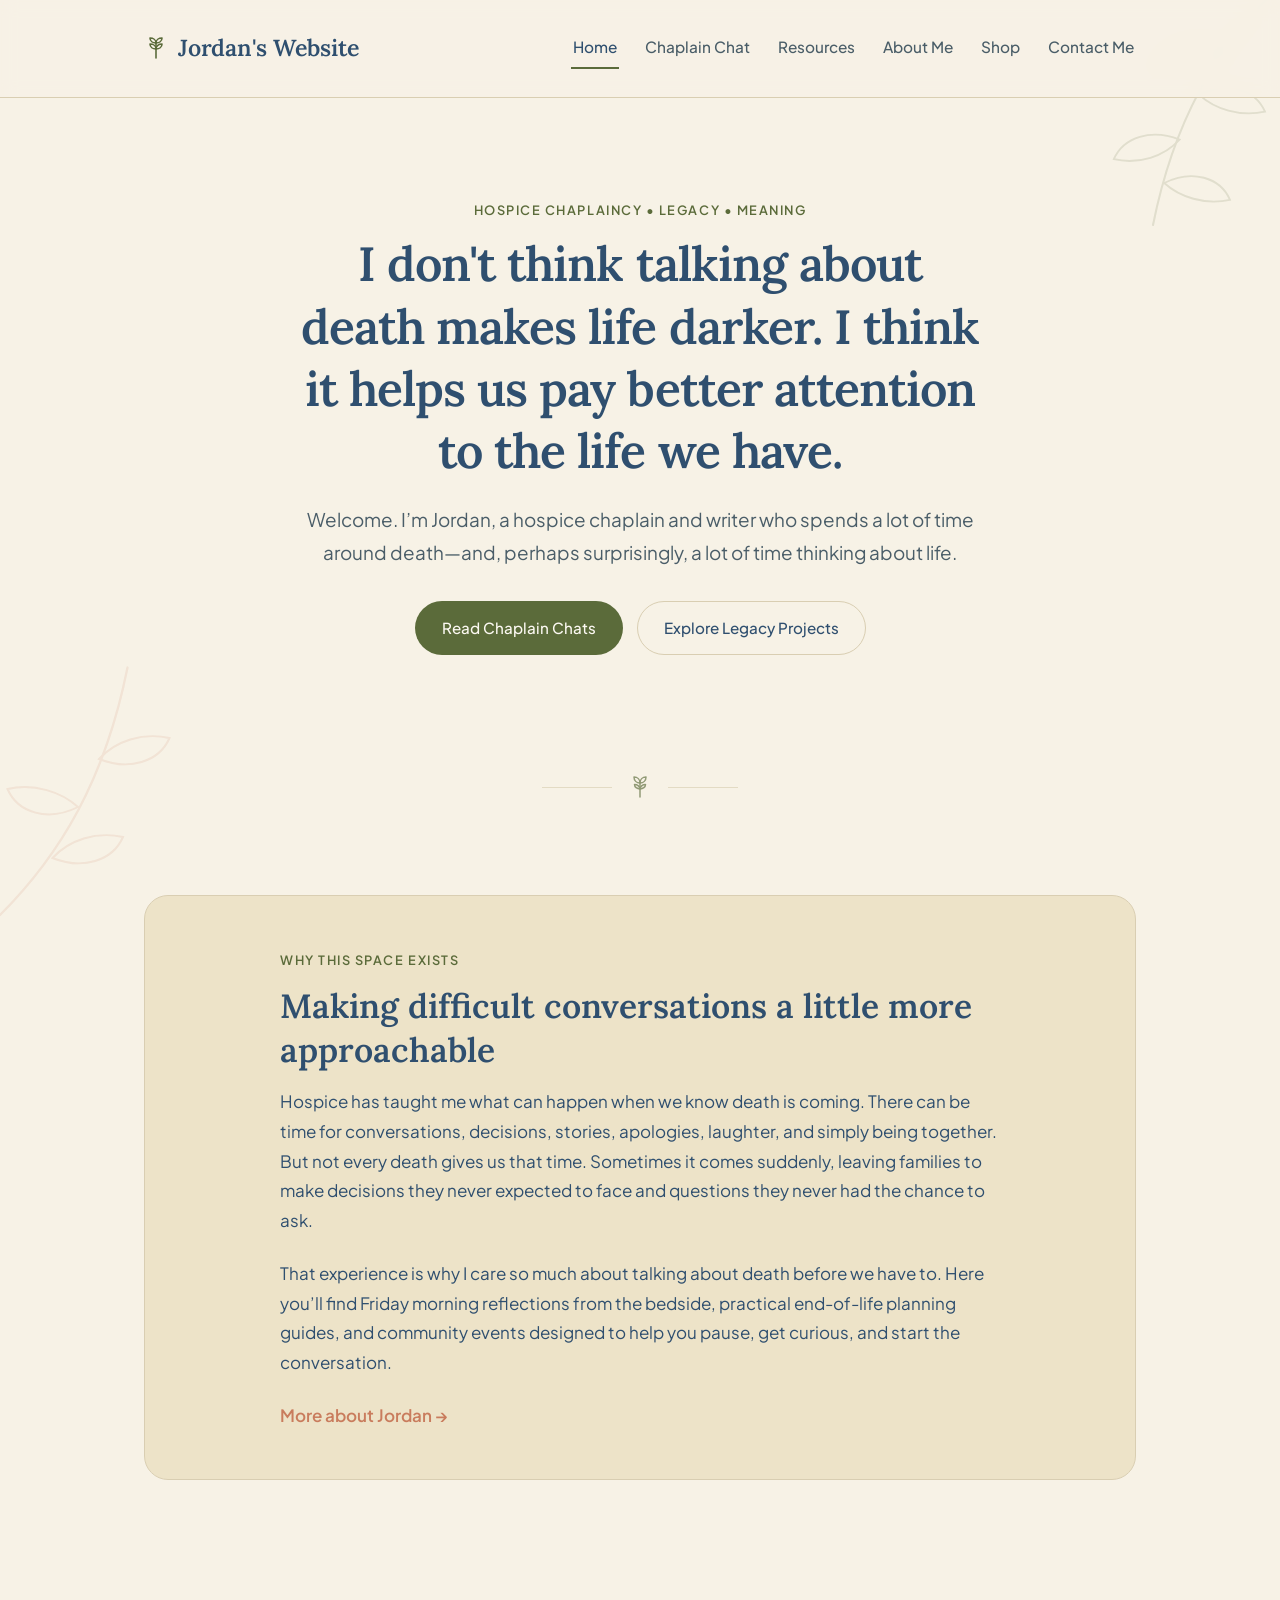
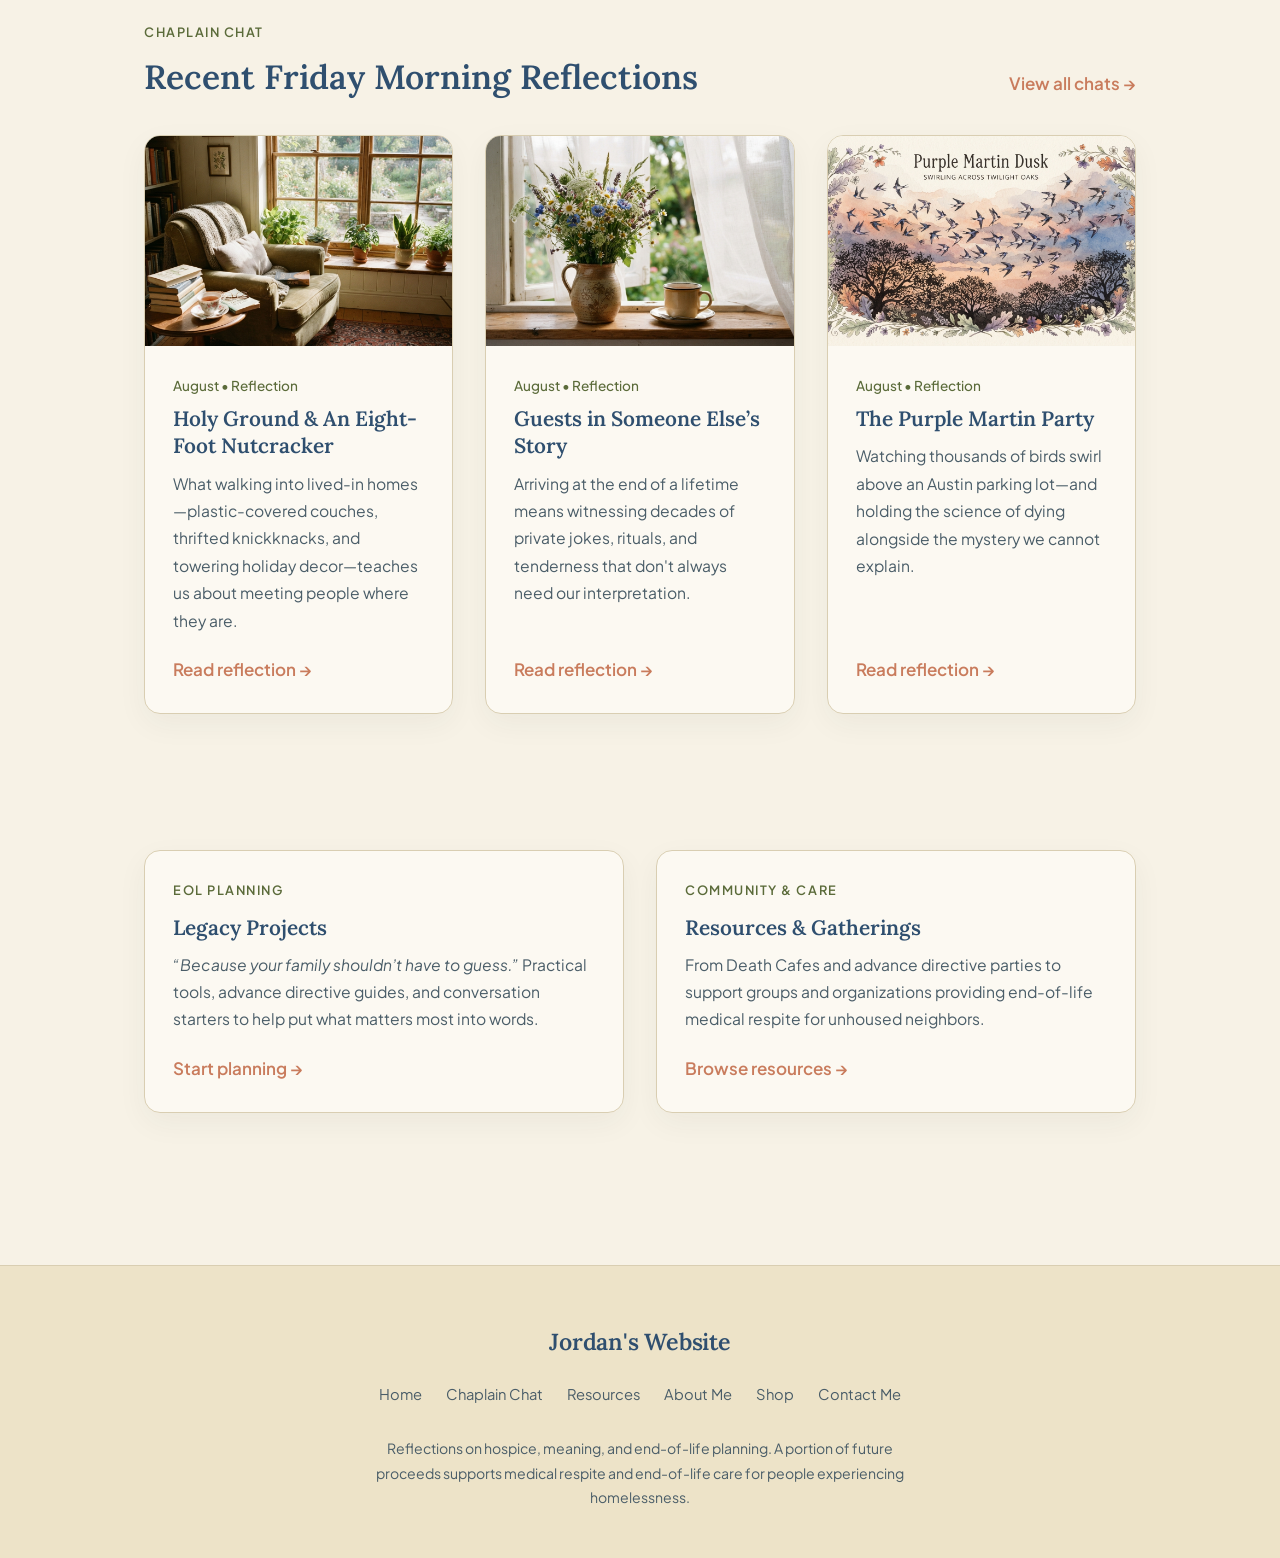
<file: index.html>
<!DOCTYPE html>
<html lang="en">
<head>
  <meta charset="UTF-8" />
  <meta name="viewport" content="width=device-width, initial-scale=1.0" />
  <title>Home | Jordan's Website</title>
  <link rel="preconnect" href="https://fonts.googleapis.com">
  <link rel="preconnect" href="https://fonts.gstatic.com" crossorigin>
  <link href="https://fonts.googleapis.com/css2?family=Lora:ital,wght@0,400;0,600;1,400&family=Plus+Jakarta+Sans:wght@400;500;600&display=swap" rel="stylesheet">
  <link rel="stylesheet" href="css/style.css" />
</head>
<body>

  <!-- Subtle Botanical Corner Illustrations -->
  <svg class="botanical-bg-top" viewBox="0 0 200 200" fill="none" xmlns="http://www.w3.org/2000/svg" aria-hidden="true">
    <path d="M180 10C140 50 110 100 95 175" stroke="currentColor" stroke-width="1.5" stroke-linecap="round"/>
    <path d="M145 48C125 40 105 46 98 62C116 66 134 60 145 48Z" stroke="currentColor" stroke-width="1.3"/>
    <path d="M128 82C148 72 168 78 175 94C157 98 139 92 128 82Z" stroke="currentColor" stroke-width="1.3"/>
    <path d="M114 114C94 106 74 112 67 128C85 132 103 126 114 114Z" stroke="currentColor" stroke-width="1.3"/>
    <path d="M103 145C123 135 143 141 150 157C132 161 114 155 103 145Z" stroke="currentColor" stroke-width="1.3"/>
    <circle cx="182" cy="8" r="3" fill="currentColor"/>
  </svg>
  <svg class="botanical-bg-bottom" viewBox="0 0 200 200" fill="none" xmlns="http://www.w3.org/2000/svg" aria-hidden="true">
    <path d="M20 190C60 150 90 100 105 25" stroke="currentColor" stroke-width="1.5" stroke-linecap="round"/>
    <path d="M55 152C75 160 95 154 102 138C84 134 66 140 55 152Z" stroke="currentColor" stroke-width="1.3"/>
    <path d="M72 118C52 128 32 122 25 106C43 102 61 108 72 118Z" stroke="currentColor" stroke-width="1.3"/>
    <path d="M86 86C106 94 126 88 133 72C115 68 97 74 86 86Z" stroke="currentColor" stroke-width="1.3"/>
  </svg>

  <header class="site-header">
    <div class="container nav-wrapper">
      <a href="index.html" class="site-logo">
        <svg width="24" height="24" viewBox="0 0 24 24" fill="none" stroke="currentColor" stroke-width="1.6" stroke-linecap="round" stroke-linejoin="round" aria-hidden="true">
          <path d="M12 22V7"/>
          <path d="M12 7C12 3.8 9.2 2 6 2C6 5.2 8.8 7 12 7Z"/>
          <path d="M12 7C12 3.8 14.8 2 18 2C18 5.2 15.2 7 12 7Z"/>
          <path d="M12 13C8.8 13 6 11.2 6 8C9.2 8 12 9.8 12 13Z"/>
          <path d="M12 13C15.2 13 18 11.2 18 8C14.8 8 12 9.8 12 13Z"/>
        </svg>
        <span>Jordan's Website</span>
      </a>
      <nav class="site-nav" aria-label="Primary Navigation">
          <a href="index.html" class="active">Home</a>
          <a href="chaplain-chat.html" class="">Chaplain Chat</a>
          <a href="resources.html" class="">Resources</a>
          <a href="about.html" class="">About Me</a>
          <a href="shop.html" class="">Shop</a>
          <a href="contact.html" class="">Contact Me</a>
      </nav>
    </div>
  </header>

  <main>

    <section class="hero">
      <div class="container hero-inner">
        <span class="eyebrow">Hospice Chaplaincy &bull; Legacy &bull; Meaning</span>
        <h1>I don't think talking about death makes life darker. I think it helps us pay better attention to the life we have.</h1>
        <p class="lead">
          Welcome. I’m Jordan, a hospice chaplain and writer who spends a lot of time around death—and, perhaps surprisingly, a lot of time thinking about life.
        </p>
        <div style="margin-top: 32px; display: flex; gap: 14px; justify-content: center; flex-wrap: wrap;">
          <a href="chaplain-chat.html" class="btn btn-primary">Read Chaplain Chats</a>
          <a href="resources/eol-planning-legacy-projects.html" class="btn btn-outline">Explore Legacy Projects</a>
        </div>
      </div>
    </section>


  <div class="floral-divider" aria-hidden="true">
    <svg width="24" height="24" viewBox="0 0 24 24" fill="none" stroke="currentColor" stroke-width="1.5" stroke-linecap="round" stroke-linejoin="round">
      <path d="M12 22V8"/>
      <path d="M12 8C12 4.5 9.5 2 6 2C6 5.5 8.5 8 12 8Z"/>
      <path d="M12 8C12 4.5 14.5 2 18 2C18 5.5 15.5 8 12 8Z"/>
      <path d="M12 14C9 14 6.5 12 6.5 9.5C9.5 9.5 12 11.5 12 14Z"/>
      <path d="M12 14C15 14 17.5 12 17.5 9.5C14.5 9.5 12 11.5 12 14Z"/>
    </svg>
  </div>


    <section class="section-sm">
      <div class="container">
        <div class="soft-panel">
          <div style="max-width: 720px; margin: 0 auto;">
            <span class="eyebrow">Why This Space Exists</span>
            <h2>Making difficult conversations a little more approachable</h2>
            <p>
              Hospice has taught me what can happen when we know death is coming. There can be time for conversations, decisions, stories, apologies, laughter, and simply being together. But not every death gives us that time. Sometimes it comes suddenly, leaving families to make decisions they never expected to face and questions they never had the chance to ask.
            </p>
            <p>
              That experience is why I care so much about talking about death before we have to. Here you’ll find Friday morning reflections from the bedside, practical end-of-life planning guides, and community events designed to help you pause, get curious, and start the conversation.
            </p>
            <a href="about.html" class="text-link">More about Jordan &rarr;</a>
          </div>
        </div>
      </div>
    </section>

    <section class="section">
      <div class="container">
        <div style="display: flex; justify-content: space-between; align-items: flex-end; flex-wrap: wrap; gap: 16px; margin-bottom: 36px;">
          <div>
            <span class="eyebrow">Chaplain Chat</span>
            <h2 style="margin-bottom: 0;">Recent Friday Morning Reflections</h2>
          </div>
          <a href="chaplain-chat.html" class="text-link">View all chats &rarr;</a>
        </div>

        <div class="grid-3">
          <article class="card">
            <img src="images/chat-1-home.jpg" alt="Sunlit window corner with books, teacups, and houseplants" class="card-img" />
            <div class="card-body">
              <div class="card-meta">August &bull; Reflection</div>
              <h3>Holy Ground &amp; An Eight-Foot Nutcracker</h3>
              <p>What walking into lived-in homes—plastic-covered couches, thrifted knickknacks, and towering holiday decor—teaches us about meeting people where they are.</p>
              <a href="posts/holy-ground-and-eight-foot-nutcracker.html" class="text-link">Read reflection &rarr;</a>
            </div>
          </article>

          <article class="card">
            <img src="images/chat-2-bedside.jpg" alt="Wildflowers in a ceramic vase beside a warm mug near sheer curtains" class="card-img" />
            <div class="card-body">
              <div class="card-meta">August &bull; Reflection</div>
              <h3>Guests in Someone Else’s Story</h3>
              <p>Arriving at the end of a lifetime means witnessing decades of private jokes, rituals, and tenderness that don't always need our interpretation.</p>
              <a href="posts/guests-in-someone-elses-story.html" class="text-link">Read reflection &rarr;</a>
            </div>
          </article>

          <article class="card">
            <img src="images/chat-3-martins.jpg" alt="Purple martins swirling across a dusk sky above live oak trees" class="card-img" />
            <div class="card-body">
              <div class="card-meta">August &bull; Reflection</div>
              <h3>The Purple Martin Party</h3>
              <p>Watching thousands of birds swirl above an Austin parking lot—and holding the science of dying alongside the mystery we cannot explain.</p>
              <a href="posts/the-purple-martin-party.html" class="text-link">Read reflection &rarr;</a>
            </div>
          </article>
        </div>
      </div>
    </section>

    <section class="section-sm">
      <div class="container">
        <div class="grid-2">
          <div class="card">
            <div class="card-body">
              <span class="eyebrow">EOL Planning</span>
              <h3>Legacy Projects</h3>
              <p><em>“Because your family shouldn’t have to guess.”</em> Practical tools, advance directive guides, and conversation starters to help put what matters most into words.</p>
              <a href="resources/eol-planning-legacy-projects.html" class="text-link">Start planning &rarr;</a>
            </div>
          </div>
          <div class="card">
            <div class="card-body">
              <span class="eyebrow">Community &amp; Care</span>
              <h3>Resources &amp; Gatherings</h3>
              <p>From Death Cafes and advance directive parties to support groups and organizations providing end-of-life medical respite for unhoused neighbors.</p>
              <a href="resources.html" class="text-link">Browse resources &rarr;</a>
            </div>
          </div>
        </div>
      </div>
    </section>

  </main>

  <footer class="site-footer">
    <div class="container">
      <div class="site-logo" style="justify-content: center;">
        <span>Jordan's Website</span>
      </div>
      <div class="footer-links">
        <a href="index.html">Home</a>
        <a href="chaplain-chat.html">Chaplain Chat</a>
        <a href="resources.html">Resources</a>
        <a href="about.html">About Me</a>
        <a href="shop.html">Shop</a>
        <a href="contact.html">Contact Me</a>
      </div>
      <p class="footer-note">
        Reflections on hospice, meaning, and end-of-life planning. A portion of future proceeds supports medical respite and end-of-life care for people experiencing homelessness.
      </p>
    </div>
  </footer>
</body>
</html>
</file>
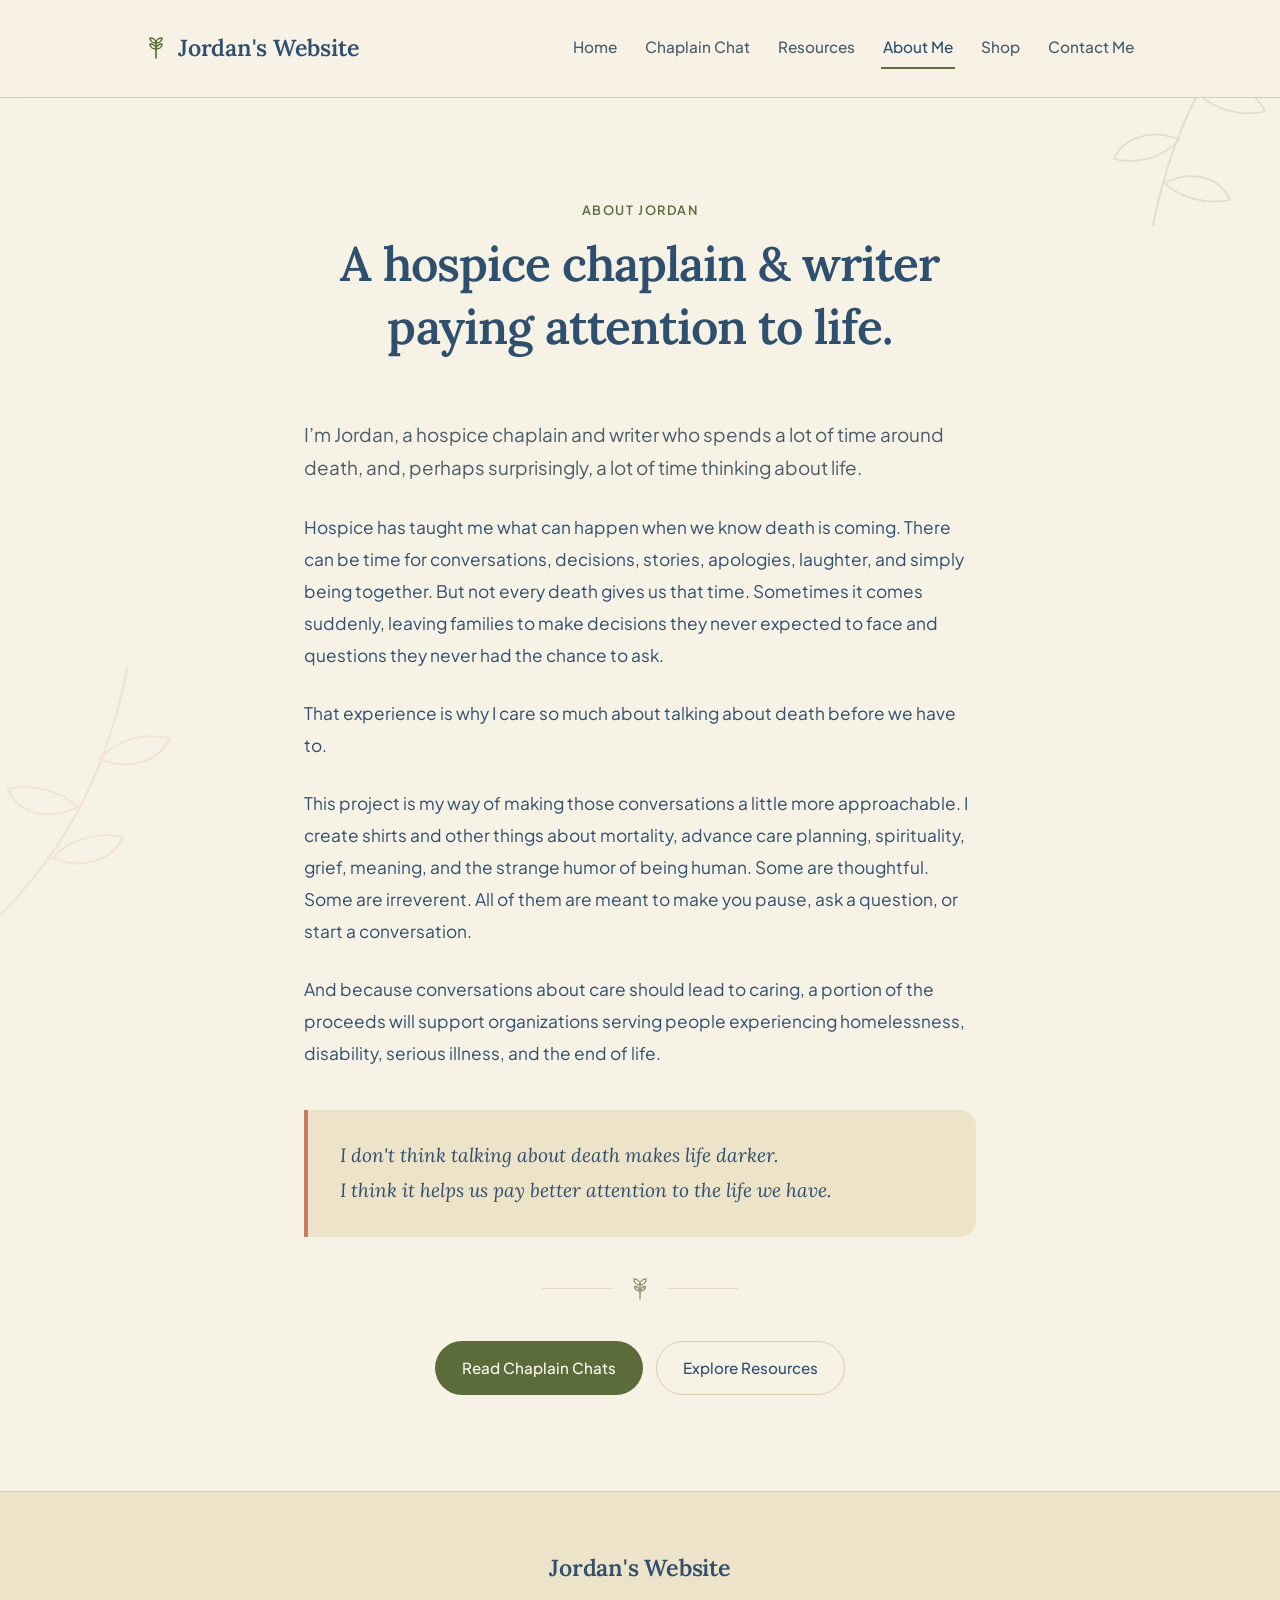
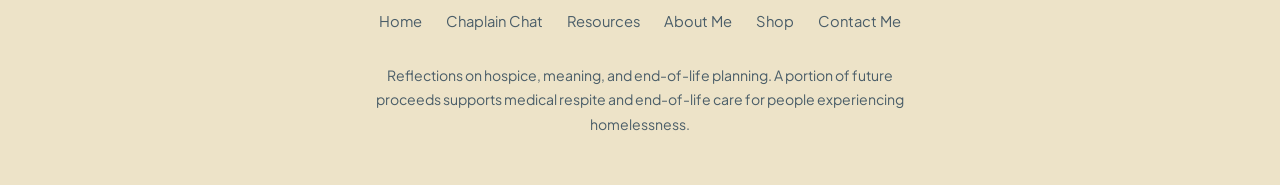
<file: about.html>
<!DOCTYPE html>
<html lang="en">
<head>
  <meta charset="UTF-8" />
  <meta name="viewport" content="width=device-width, initial-scale=1.0" />
  <title>About Me | Jordan's Website</title>
  <link rel="preconnect" href="https://fonts.googleapis.com">
  <link rel="preconnect" href="https://fonts.gstatic.com" crossorigin>
  <link href="https://fonts.googleapis.com/css2?family=Lora:ital,wght@0,400;0,600;1,400&family=Plus+Jakarta+Sans:wght@400;500;600&display=swap" rel="stylesheet">
  <link rel="stylesheet" href="css/style.css" />
</head>
<body>

  <!-- Subtle Botanical Corner Illustrations -->
  <svg class="botanical-bg-top" viewBox="0 0 200 200" fill="none" xmlns="http://www.w3.org/2000/svg" aria-hidden="true">
    <path d="M180 10C140 50 110 100 95 175" stroke="currentColor" stroke-width="1.5" stroke-linecap="round"/>
    <path d="M145 48C125 40 105 46 98 62C116 66 134 60 145 48Z" stroke="currentColor" stroke-width="1.3"/>
    <path d="M128 82C148 72 168 78 175 94C157 98 139 92 128 82Z" stroke="currentColor" stroke-width="1.3"/>
    <path d="M114 114C94 106 74 112 67 128C85 132 103 126 114 114Z" stroke="currentColor" stroke-width="1.3"/>
    <path d="M103 145C123 135 143 141 150 157C132 161 114 155 103 145Z" stroke="currentColor" stroke-width="1.3"/>
    <circle cx="182" cy="8" r="3" fill="currentColor"/>
  </svg>
  <svg class="botanical-bg-bottom" viewBox="0 0 200 200" fill="none" xmlns="http://www.w3.org/2000/svg" aria-hidden="true">
    <path d="M20 190C60 150 90 100 105 25" stroke="currentColor" stroke-width="1.5" stroke-linecap="round"/>
    <path d="M55 152C75 160 95 154 102 138C84 134 66 140 55 152Z" stroke="currentColor" stroke-width="1.3"/>
    <path d="M72 118C52 128 32 122 25 106C43 102 61 108 72 118Z" stroke="currentColor" stroke-width="1.3"/>
    <path d="M86 86C106 94 126 88 133 72C115 68 97 74 86 86Z" stroke="currentColor" stroke-width="1.3"/>
  </svg>

  <header class="site-header">
    <div class="container nav-wrapper">
      <a href="index.html" class="site-logo">
        <svg width="24" height="24" viewBox="0 0 24 24" fill="none" stroke="currentColor" stroke-width="1.6" stroke-linecap="round" stroke-linejoin="round" aria-hidden="true">
          <path d="M12 22V7"/>
          <path d="M12 7C12 3.8 9.2 2 6 2C6 5.2 8.8 7 12 7Z"/>
          <path d="M12 7C12 3.8 14.8 2 18 2C18 5.2 15.2 7 12 7Z"/>
          <path d="M12 13C8.8 13 6 11.2 6 8C9.2 8 12 9.8 12 13Z"/>
          <path d="M12 13C15.2 13 18 11.2 18 8C14.8 8 12 9.8 12 13Z"/>
        </svg>
        <span>Jordan's Website</span>
      </a>
      <nav class="site-nav" aria-label="Primary Navigation">
          <a href="index.html" class="">Home</a>
          <a href="chaplain-chat.html" class="">Chaplain Chat</a>
          <a href="resources.html" class="">Resources</a>
          <a href="about.html" class="active">About Me</a>
          <a href="shop.html" class="">Shop</a>
          <a href="contact.html" class="">Contact Me</a>
      </nav>
    </div>
  </header>

  <main>

    <section class="hero" style="padding-bottom: 40px;">
      <div class="container hero-inner">
        <span class="eyebrow">About Jordan</span>
        <h1>A hospice chaplain &amp; writer paying attention to life.</h1>
      </div>
    </section>

    <article class="reading-container">
      <div class="article-body">
        <p class="lead">
          I’m Jordan, a hospice chaplain and writer who spends a lot of time around death, and, perhaps surprisingly, a lot of time thinking about life.
        </p>

        <p>
          Hospice has taught me what can happen when we know death is coming. There can be time for conversations, decisions, stories, apologies, laughter, and simply being together. But not every death gives us that time. Sometimes it comes suddenly, leaving families to make decisions they never expected to face and questions they never had the chance to ask.
        </p>

        <p>
          That experience is why I care so much about talking about death before we have to.
        </p>

        <p>
          This project is my way of making those conversations a little more approachable. I create shirts and other things about mortality, advance care planning, spirituality, grief, meaning, and the strange humor of being human. Some are thoughtful. Some are irreverent. All of them are meant to make you pause, ask a question, or start a conversation.
        </p>

        <p>
          And because conversations about care should lead to caring, a portion of the proceeds will support organizations serving people experiencing homelessness, disability, serious illness, and the end of life.
        </p>

        <blockquote class="pull-quote">
          I don't think talking about death makes life darker.<br/>
          I think it helps us pay better attention to the life we have.
        </blockquote>
      </div>


  <div class="floral-divider" aria-hidden="true">
    <svg width="24" height="24" viewBox="0 0 24 24" fill="none" stroke="currentColor" stroke-width="1.5" stroke-linecap="round" stroke-linejoin="round">
      <path d="M12 22V8"/>
      <path d="M12 8C12 4.5 9.5 2 6 2C6 5.5 8.5 8 12 8Z"/>
      <path d="M12 8C12 4.5 14.5 2 18 2C18 5.5 15.5 8 12 8Z"/>
      <path d="M12 14C9 14 6.5 12 6.5 9.5C9.5 9.5 12 11.5 12 14Z"/>
      <path d="M12 14C15 14 17.5 12 17.5 9.5C14.5 9.5 12 11.5 12 14Z"/>
    </svg>
  </div>


      <div style="text-align: center;">
        <a href="chaplain-chat.html" class="btn btn-primary">Read Chaplain Chats</a>
        <a href="resources.html" class="btn btn-outline" style="margin-left: 10px;">Explore Resources</a>
      </div>
    </article>

  </main>

  <footer class="site-footer">
    <div class="container">
      <div class="site-logo" style="justify-content: center;">
        <span>Jordan's Website</span>
      </div>
      <div class="footer-links">
        <a href="index.html">Home</a>
        <a href="chaplain-chat.html">Chaplain Chat</a>
        <a href="resources.html">Resources</a>
        <a href="about.html">About Me</a>
        <a href="shop.html">Shop</a>
        <a href="contact.html">Contact Me</a>
      </div>
      <p class="footer-note">
        Reflections on hospice, meaning, and end-of-life planning. A portion of future proceeds supports medical respite and end-of-life care for people experiencing homelessness.
      </p>
    </div>
  </footer>
</body>
</html>
</file>
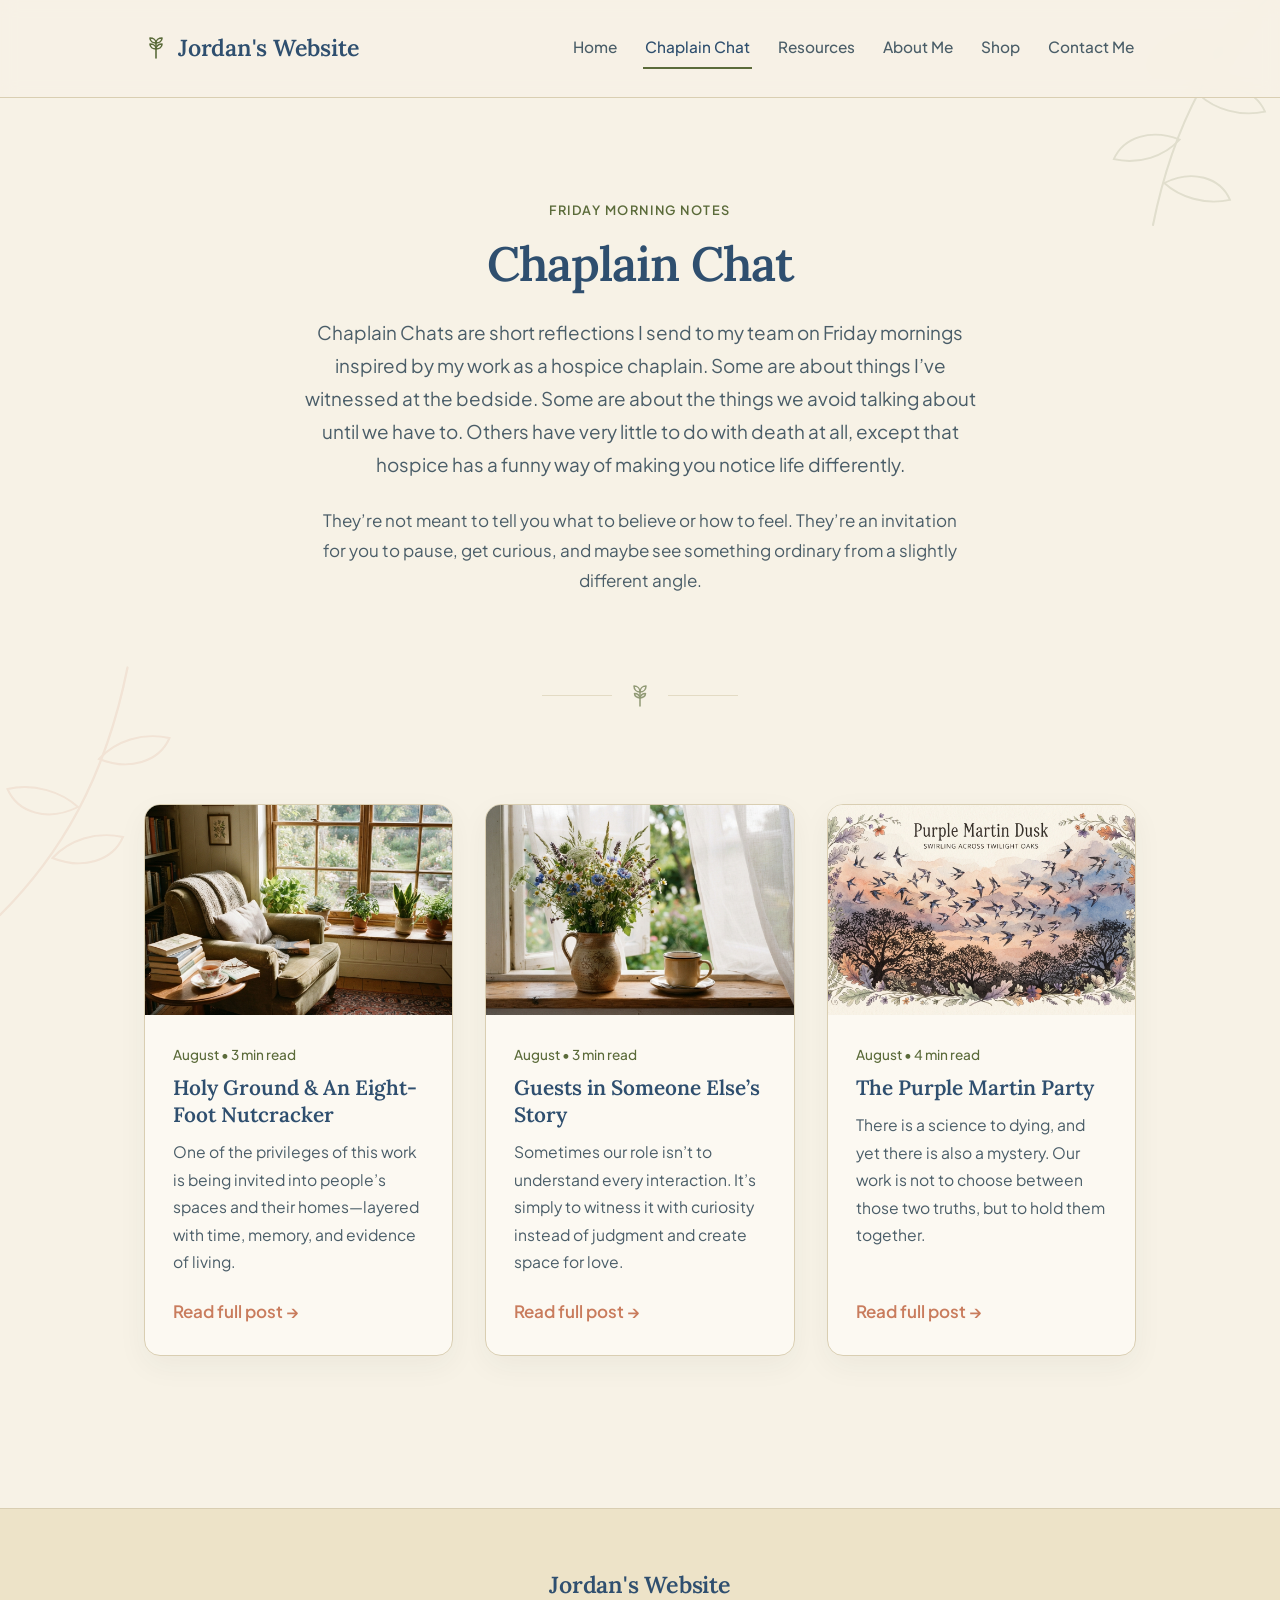
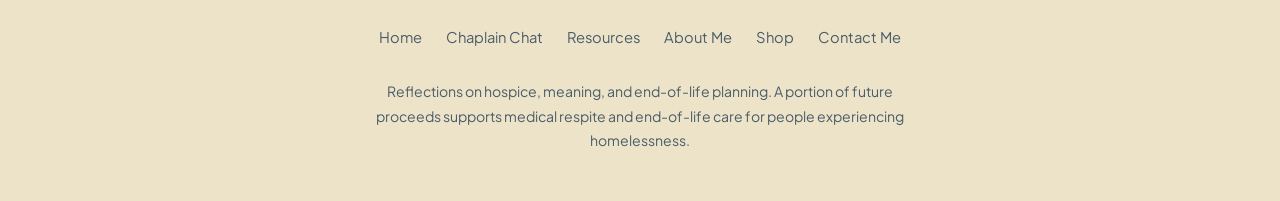
<file: chaplain-chat.html>
<!DOCTYPE html>
<html lang="en">
<head>
  <meta charset="UTF-8" />
  <meta name="viewport" content="width=device-width, initial-scale=1.0" />
  <title>Chaplain Chat | Jordan's Website</title>
  <link rel="preconnect" href="https://fonts.googleapis.com">
  <link rel="preconnect" href="https://fonts.gstatic.com" crossorigin>
  <link href="https://fonts.googleapis.com/css2?family=Lora:ital,wght@0,400;0,600;1,400&family=Plus+Jakarta+Sans:wght@400;500;600&display=swap" rel="stylesheet">
  <link rel="stylesheet" href="css/style.css" />
</head>
<body>

  <!-- Subtle Botanical Corner Illustrations -->
  <svg class="botanical-bg-top" viewBox="0 0 200 200" fill="none" xmlns="http://www.w3.org/2000/svg" aria-hidden="true">
    <path d="M180 10C140 50 110 100 95 175" stroke="currentColor" stroke-width="1.5" stroke-linecap="round"/>
    <path d="M145 48C125 40 105 46 98 62C116 66 134 60 145 48Z" stroke="currentColor" stroke-width="1.3"/>
    <path d="M128 82C148 72 168 78 175 94C157 98 139 92 128 82Z" stroke="currentColor" stroke-width="1.3"/>
    <path d="M114 114C94 106 74 112 67 128C85 132 103 126 114 114Z" stroke="currentColor" stroke-width="1.3"/>
    <path d="M103 145C123 135 143 141 150 157C132 161 114 155 103 145Z" stroke="currentColor" stroke-width="1.3"/>
    <circle cx="182" cy="8" r="3" fill="currentColor"/>
  </svg>
  <svg class="botanical-bg-bottom" viewBox="0 0 200 200" fill="none" xmlns="http://www.w3.org/2000/svg" aria-hidden="true">
    <path d="M20 190C60 150 90 100 105 25" stroke="currentColor" stroke-width="1.5" stroke-linecap="round"/>
    <path d="M55 152C75 160 95 154 102 138C84 134 66 140 55 152Z" stroke="currentColor" stroke-width="1.3"/>
    <path d="M72 118C52 128 32 122 25 106C43 102 61 108 72 118Z" stroke="currentColor" stroke-width="1.3"/>
    <path d="M86 86C106 94 126 88 133 72C115 68 97 74 86 86Z" stroke="currentColor" stroke-width="1.3"/>
  </svg>

  <header class="site-header">
    <div class="container nav-wrapper">
      <a href="index.html" class="site-logo">
        <svg width="24" height="24" viewBox="0 0 24 24" fill="none" stroke="currentColor" stroke-width="1.6" stroke-linecap="round" stroke-linejoin="round" aria-hidden="true">
          <path d="M12 22V7"/>
          <path d="M12 7C12 3.8 9.2 2 6 2C6 5.2 8.8 7 12 7Z"/>
          <path d="M12 7C12 3.8 14.8 2 18 2C18 5.2 15.2 7 12 7Z"/>
          <path d="M12 13C8.8 13 6 11.2 6 8C9.2 8 12 9.8 12 13Z"/>
          <path d="M12 13C15.2 13 18 11.2 18 8C14.8 8 12 9.8 12 13Z"/>
        </svg>
        <span>Jordan's Website</span>
      </a>
      <nav class="site-nav" aria-label="Primary Navigation">
          <a href="index.html" class="">Home</a>
          <a href="chaplain-chat.html" class="active">Chaplain Chat</a>
          <a href="resources.html" class="">Resources</a>
          <a href="about.html" class="">About Me</a>
          <a href="shop.html" class="">Shop</a>
          <a href="contact.html" class="">Contact Me</a>
      </nav>
    </div>
  </header>

  <main>

    <section class="hero" style="padding-bottom: 48px;">
      <div class="container hero-inner">
        <span class="eyebrow">Friday Morning Notes</span>
        <h1>Chaplain Chat</h1>
        <p class="lead">
          Chaplain Chats are short reflections I send to my team on Friday mornings inspired by my work as a hospice chaplain. Some are about things I’ve witnessed at the bedside. Some are about the things we avoid talking about until we have to. Others have very little to do with death at all, except that hospice has a funny way of making you notice life differently.
        </p>
        <p style="color: var(--color-text-muted); max-width: 640px; margin: 0 auto;">
          They’re not meant to tell you what to believe or how to feel. They’re an invitation for you to pause, get curious, and maybe see something ordinary from a slightly different angle.
        </p>
      </div>
    </section>


  <div class="floral-divider" aria-hidden="true">
    <svg width="24" height="24" viewBox="0 0 24 24" fill="none" stroke="currentColor" stroke-width="1.5" stroke-linecap="round" stroke-linejoin="round">
      <path d="M12 22V8"/>
      <path d="M12 8C12 4.5 9.5 2 6 2C6 5.5 8.5 8 12 8Z"/>
      <path d="M12 8C12 4.5 14.5 2 18 2C18 5.5 15.5 8 12 8Z"/>
      <path d="M12 14C9 14 6.5 12 6.5 9.5C9.5 9.5 12 11.5 12 14Z"/>
      <path d="M12 14C15 14 17.5 12 17.5 9.5C14.5 9.5 12 11.5 12 14Z"/>
    </svg>
  </div>


    <section class="section-sm">
      <div class="container">
        <div class="grid-3">
          <article class="card">
            <img src="images/chat-1-home.jpg" alt="Sunlit window corner with books, teacups, and houseplants" class="card-img" />
            <div class="card-body">
              <div class="card-meta">August &bull; 3 min read</div>
              <h3>Holy Ground &amp; An Eight-Foot Nutcracker</h3>
              <p>One of the privileges of this work is being invited into people’s spaces and their homes—layered with time, memory, and evidence of living.</p>
              <a href="posts/holy-ground-and-eight-foot-nutcracker.html" class="text-link">Read full post &rarr;</a>
            </div>
          </article>

          <article class="card">
            <img src="images/chat-2-bedside.jpg" alt="Wildflowers in a ceramic vase beside a warm mug near sheer curtains" class="card-img" />
            <div class="card-body">
              <div class="card-meta">August &bull; 3 min read</div>
              <h3>Guests in Someone Else’s Story</h3>
              <p>Sometimes our role isn’t to understand every interaction. It’s simply to witness it with curiosity instead of judgment and create space for love.</p>
              <a href="posts/guests-in-someone-elses-story.html" class="text-link">Read full post &rarr;</a>
            </div>
          </article>

          <article class="card">
            <img src="images/chat-3-martins.jpg" alt="Purple martins swirling across a dusk sky above live oak trees" class="card-img" />
            <div class="card-body">
              <div class="card-meta">August &bull; 4 min read</div>
              <h3>The Purple Martin Party</h3>
              <p>There is a science to dying, and yet there is also a mystery. Our work is not to choose between those two truths, but to hold them together.</p>
              <a href="posts/the-purple-martin-party.html" class="text-link">Read full post &rarr;</a>
            </div>
          </article>
        </div>
      </div>
    </section>

  </main>

  <footer class="site-footer">
    <div class="container">
      <div class="site-logo" style="justify-content: center;">
        <span>Jordan's Website</span>
      </div>
      <div class="footer-links">
        <a href="index.html">Home</a>
        <a href="chaplain-chat.html">Chaplain Chat</a>
        <a href="resources.html">Resources</a>
        <a href="about.html">About Me</a>
        <a href="shop.html">Shop</a>
        <a href="contact.html">Contact Me</a>
      </div>
      <p class="footer-note">
        Reflections on hospice, meaning, and end-of-life planning. A portion of future proceeds supports medical respite and end-of-life care for people experiencing homelessness.
      </p>
    </div>
  </footer>
</body>
</html>
</file>
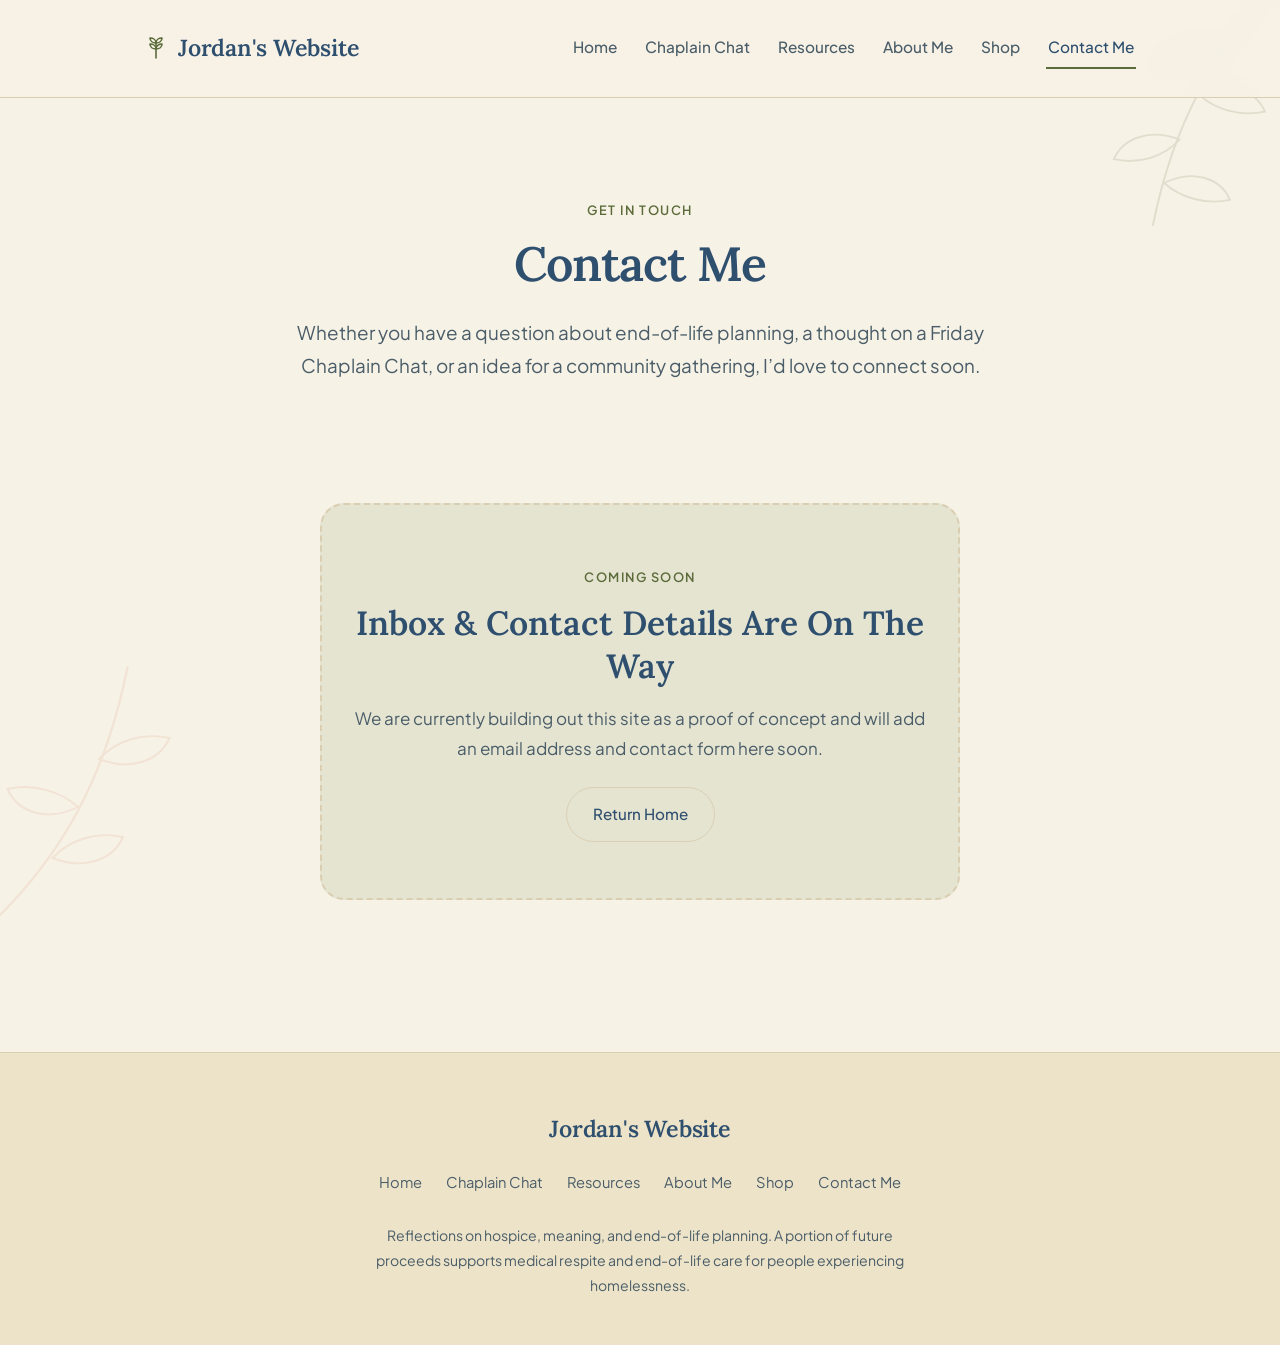
<file: contact.html>
<!DOCTYPE html>
<html lang="en">
<head>
  <meta charset="UTF-8" />
  <meta name="viewport" content="width=device-width, initial-scale=1.0" />
  <title>Contact Me | Jordan's Website</title>
  <link rel="preconnect" href="https://fonts.googleapis.com">
  <link rel="preconnect" href="https://fonts.gstatic.com" crossorigin>
  <link href="https://fonts.googleapis.com/css2?family=Lora:ital,wght@0,400;0,600;1,400&family=Plus+Jakarta+Sans:wght@400;500;600&display=swap" rel="stylesheet">
  <link rel="stylesheet" href="css/style.css" />
</head>
<body>

  <!-- Subtle Botanical Corner Illustrations -->
  <svg class="botanical-bg-top" viewBox="0 0 200 200" fill="none" xmlns="http://www.w3.org/2000/svg" aria-hidden="true">
    <path d="M180 10C140 50 110 100 95 175" stroke="currentColor" stroke-width="1.5" stroke-linecap="round"/>
    <path d="M145 48C125 40 105 46 98 62C116 66 134 60 145 48Z" stroke="currentColor" stroke-width="1.3"/>
    <path d="M128 82C148 72 168 78 175 94C157 98 139 92 128 82Z" stroke="currentColor" stroke-width="1.3"/>
    <path d="M114 114C94 106 74 112 67 128C85 132 103 126 114 114Z" stroke="currentColor" stroke-width="1.3"/>
    <path d="M103 145C123 135 143 141 150 157C132 161 114 155 103 145Z" stroke="currentColor" stroke-width="1.3"/>
    <circle cx="182" cy="8" r="3" fill="currentColor"/>
  </svg>
  <svg class="botanical-bg-bottom" viewBox="0 0 200 200" fill="none" xmlns="http://www.w3.org/2000/svg" aria-hidden="true">
    <path d="M20 190C60 150 90 100 105 25" stroke="currentColor" stroke-width="1.5" stroke-linecap="round"/>
    <path d="M55 152C75 160 95 154 102 138C84 134 66 140 55 152Z" stroke="currentColor" stroke-width="1.3"/>
    <path d="M72 118C52 128 32 122 25 106C43 102 61 108 72 118Z" stroke="currentColor" stroke-width="1.3"/>
    <path d="M86 86C106 94 126 88 133 72C115 68 97 74 86 86Z" stroke="currentColor" stroke-width="1.3"/>
  </svg>

  <header class="site-header">
    <div class="container nav-wrapper">
      <a href="index.html" class="site-logo">
        <svg width="24" height="24" viewBox="0 0 24 24" fill="none" stroke="currentColor" stroke-width="1.6" stroke-linecap="round" stroke-linejoin="round" aria-hidden="true">
          <path d="M12 22V7"/>
          <path d="M12 7C12 3.8 9.2 2 6 2C6 5.2 8.8 7 12 7Z"/>
          <path d="M12 7C12 3.8 14.8 2 18 2C18 5.2 15.2 7 12 7Z"/>
          <path d="M12 13C8.8 13 6 11.2 6 8C9.2 8 12 9.8 12 13Z"/>
          <path d="M12 13C15.2 13 18 11.2 18 8C14.8 8 12 9.8 12 13Z"/>
        </svg>
        <span>Jordan's Website</span>
      </a>
      <nav class="site-nav" aria-label="Primary Navigation">
          <a href="index.html" class="">Home</a>
          <a href="chaplain-chat.html" class="">Chaplain Chat</a>
          <a href="resources.html" class="">Resources</a>
          <a href="about.html" class="">About Me</a>
          <a href="shop.html" class="">Shop</a>
          <a href="contact.html" class="active">Contact Me</a>
      </nav>
    </div>
  </header>

  <main>

    <section class="hero" style="padding-bottom: 40px;">
      <div class="container hero-inner">
        <span class="eyebrow">Get In Touch</span>
        <h1>Contact Me</h1>
        <p class="lead">
          Whether you have a question about end-of-life planning, a thought on a Friday Chaplain Chat, or an idea for a community gathering, I’d love to connect soon.
        </p>
      </div>
    </section>

    <section class="section-sm">
      <div class="container">
        <div class="placeholder-card">
          <span class="eyebrow">Coming Soon</span>
          <h2>Inbox &amp; Contact Details Are On The Way</h2>
          <p style="color: var(--color-text-muted); margin-bottom: 24px;">
            We are currently building out this site as a proof of concept and will add an email address and contact form here soon.
          </p>
          <a href="index.html" class="btn btn-outline">Return Home</a>
        </div>
      </div>
    </section>

  </main>

  <footer class="site-footer">
    <div class="container">
      <div class="site-logo" style="justify-content: center;">
        <span>Jordan's Website</span>
      </div>
      <div class="footer-links">
        <a href="index.html">Home</a>
        <a href="chaplain-chat.html">Chaplain Chat</a>
        <a href="resources.html">Resources</a>
        <a href="about.html">About Me</a>
        <a href="shop.html">Shop</a>
        <a href="contact.html">Contact Me</a>
      </div>
      <p class="footer-note">
        Reflections on hospice, meaning, and end-of-life planning. A portion of future proceeds supports medical respite and end-of-life care for people experiencing homelessness.
      </p>
    </div>
  </footer>
</body>
</html>
</file>
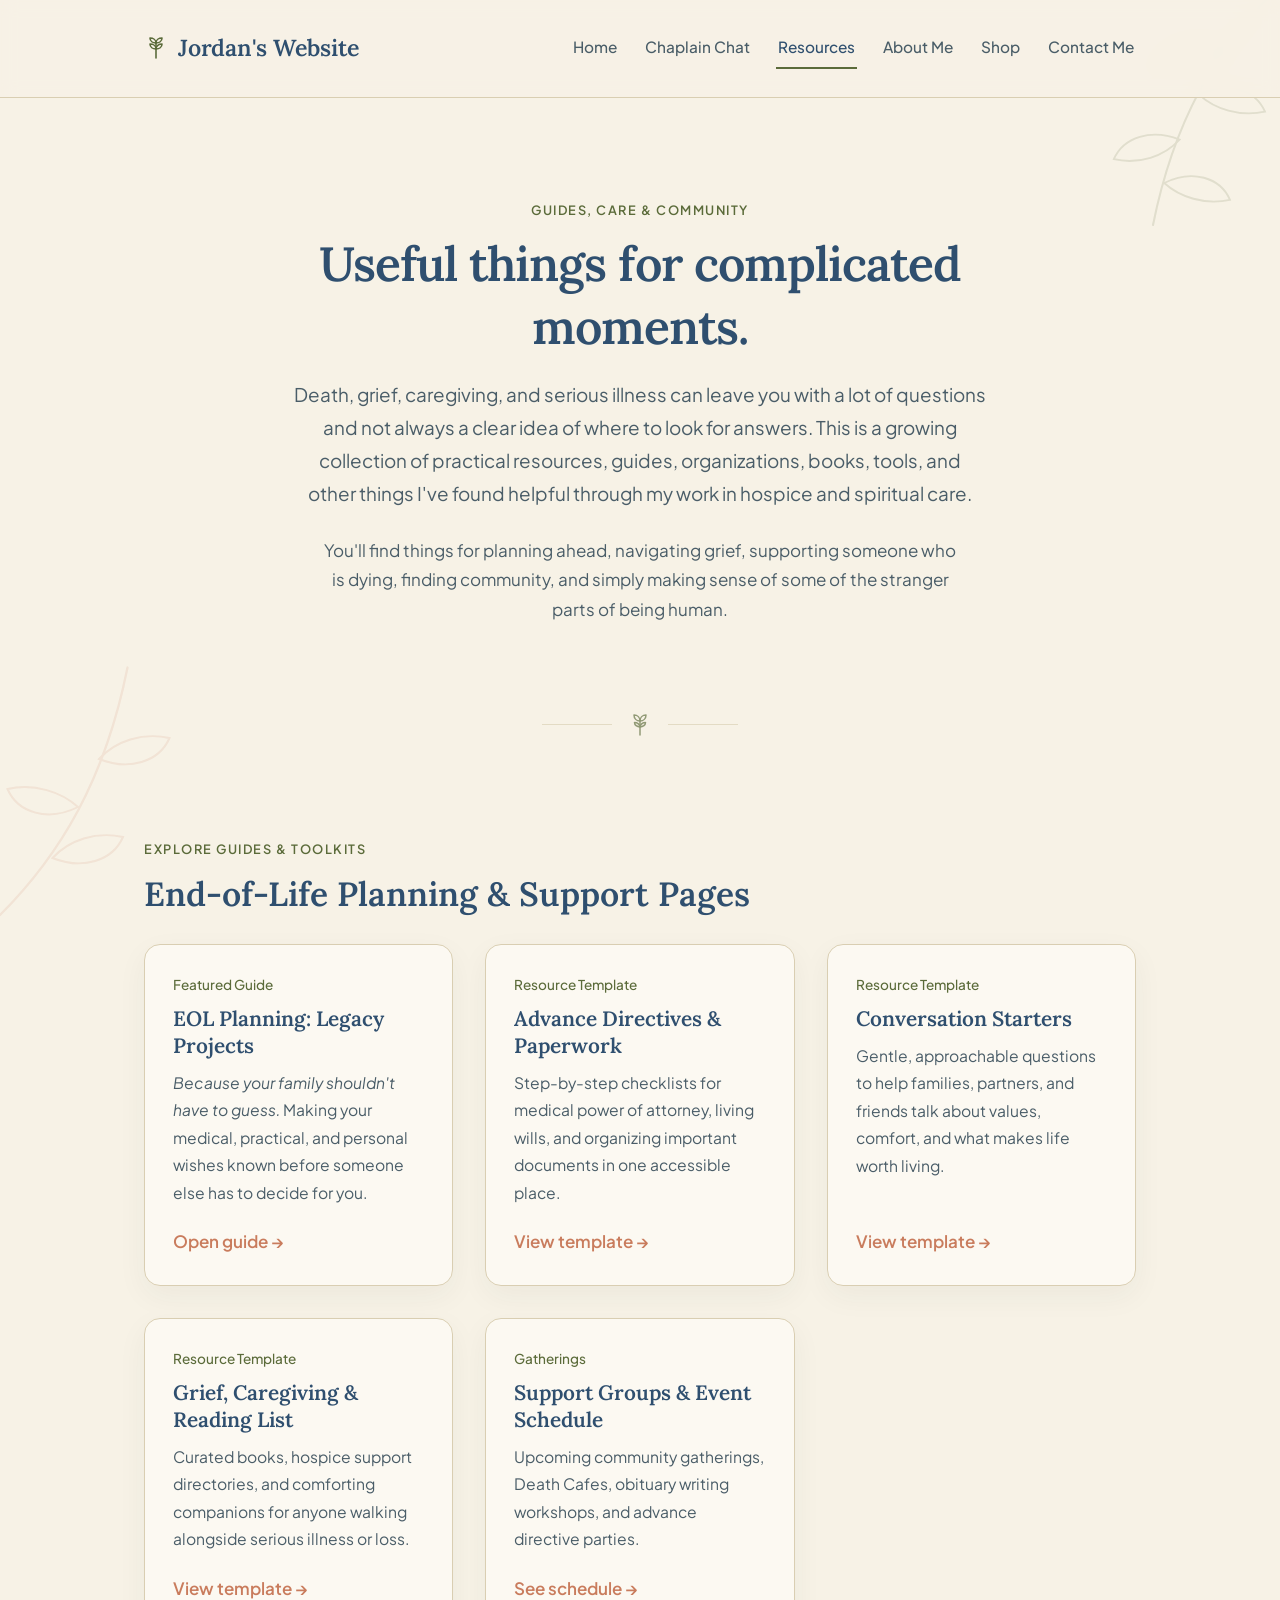
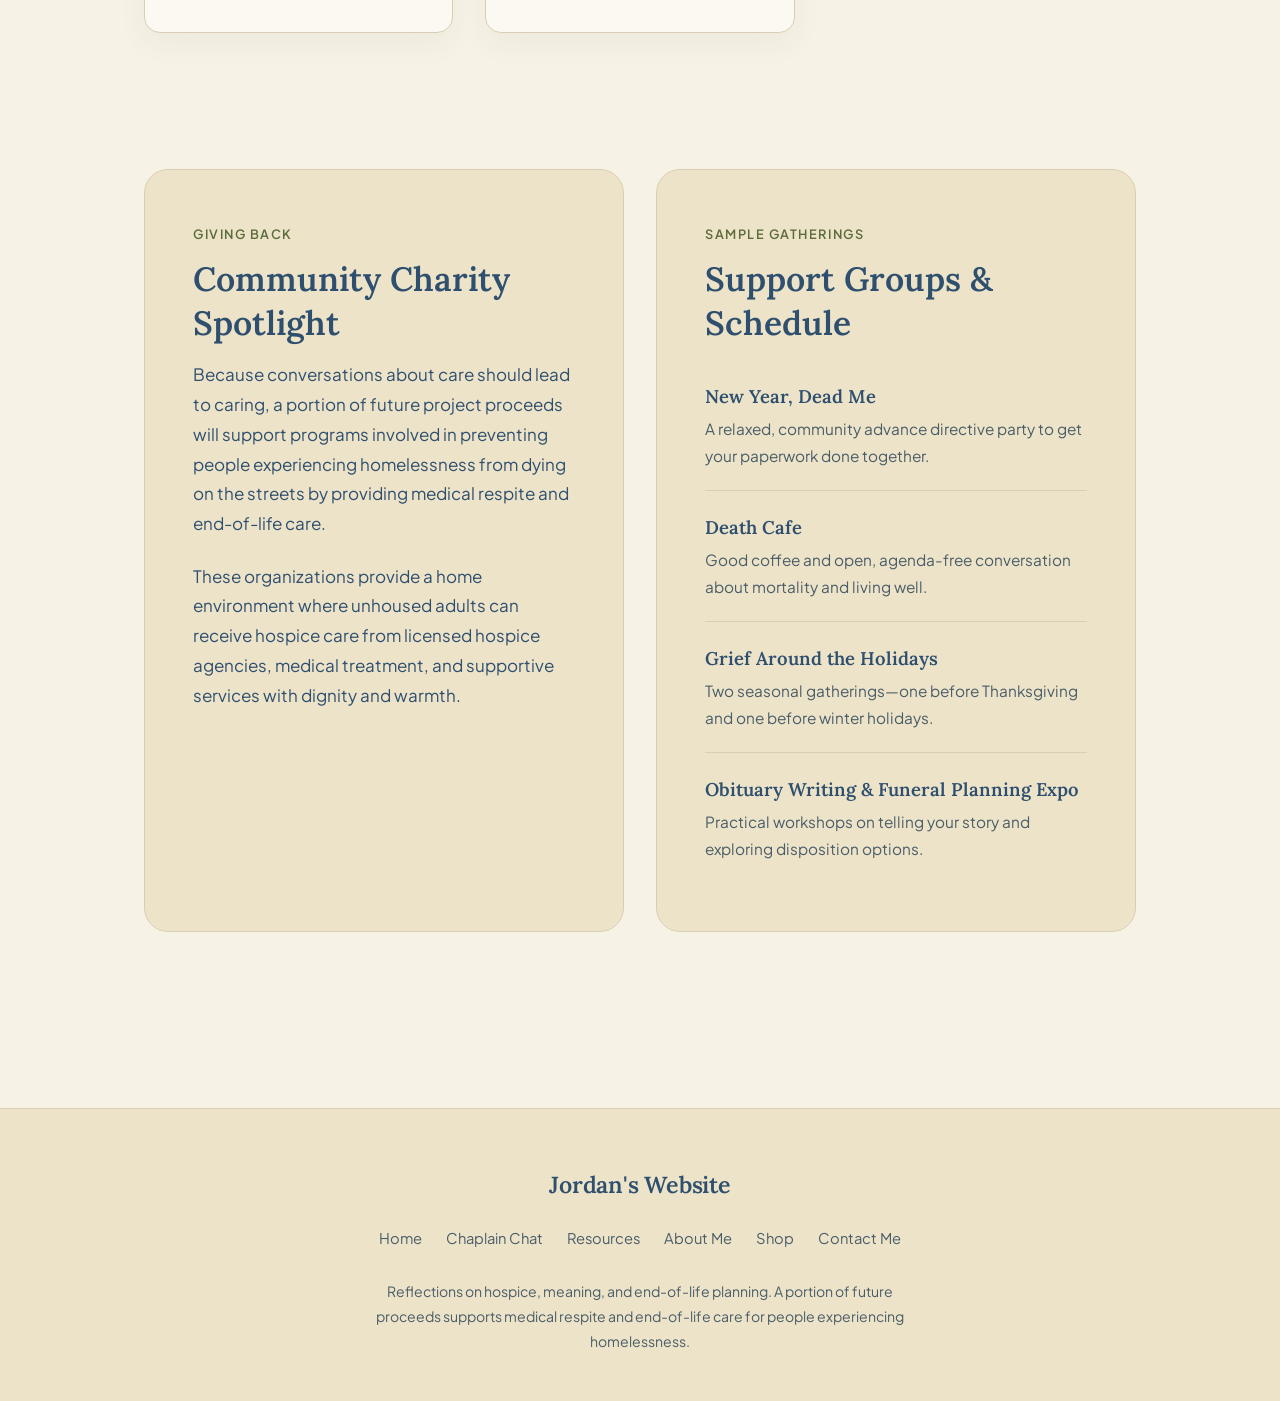
<file: resources.html>
<!DOCTYPE html>
<html lang="en">
<head>
  <meta charset="UTF-8" />
  <meta name="viewport" content="width=device-width, initial-scale=1.0" />
  <title>Resources | Jordan's Website</title>
  <link rel="preconnect" href="https://fonts.googleapis.com">
  <link rel="preconnect" href="https://fonts.gstatic.com" crossorigin>
  <link href="https://fonts.googleapis.com/css2?family=Lora:ital,wght@0,400;0,600;1,400&family=Plus+Jakarta+Sans:wght@400;500;600&display=swap" rel="stylesheet">
  <link rel="stylesheet" href="css/style.css" />
</head>
<body>

  <!-- Subtle Botanical Corner Illustrations -->
  <svg class="botanical-bg-top" viewBox="0 0 200 200" fill="none" xmlns="http://www.w3.org/2000/svg" aria-hidden="true">
    <path d="M180 10C140 50 110 100 95 175" stroke="currentColor" stroke-width="1.5" stroke-linecap="round"/>
    <path d="M145 48C125 40 105 46 98 62C116 66 134 60 145 48Z" stroke="currentColor" stroke-width="1.3"/>
    <path d="M128 82C148 72 168 78 175 94C157 98 139 92 128 82Z" stroke="currentColor" stroke-width="1.3"/>
    <path d="M114 114C94 106 74 112 67 128C85 132 103 126 114 114Z" stroke="currentColor" stroke-width="1.3"/>
    <path d="M103 145C123 135 143 141 150 157C132 161 114 155 103 145Z" stroke="currentColor" stroke-width="1.3"/>
    <circle cx="182" cy="8" r="3" fill="currentColor"/>
  </svg>
  <svg class="botanical-bg-bottom" viewBox="0 0 200 200" fill="none" xmlns="http://www.w3.org/2000/svg" aria-hidden="true">
    <path d="M20 190C60 150 90 100 105 25" stroke="currentColor" stroke-width="1.5" stroke-linecap="round"/>
    <path d="M55 152C75 160 95 154 102 138C84 134 66 140 55 152Z" stroke="currentColor" stroke-width="1.3"/>
    <path d="M72 118C52 128 32 122 25 106C43 102 61 108 72 118Z" stroke="currentColor" stroke-width="1.3"/>
    <path d="M86 86C106 94 126 88 133 72C115 68 97 74 86 86Z" stroke="currentColor" stroke-width="1.3"/>
  </svg>

  <header class="site-header">
    <div class="container nav-wrapper">
      <a href="index.html" class="site-logo">
        <svg width="24" height="24" viewBox="0 0 24 24" fill="none" stroke="currentColor" stroke-width="1.6" stroke-linecap="round" stroke-linejoin="round" aria-hidden="true">
          <path d="M12 22V7"/>
          <path d="M12 7C12 3.8 9.2 2 6 2C6 5.2 8.8 7 12 7Z"/>
          <path d="M12 7C12 3.8 14.8 2 18 2C18 5.2 15.2 7 12 7Z"/>
          <path d="M12 13C8.8 13 6 11.2 6 8C9.2 8 12 9.8 12 13Z"/>
          <path d="M12 13C15.2 13 18 11.2 18 8C14.8 8 12 9.8 12 13Z"/>
        </svg>
        <span>Jordan's Website</span>
      </a>
      <nav class="site-nav" aria-label="Primary Navigation">
          <a href="index.html" class="">Home</a>
          <a href="chaplain-chat.html" class="">Chaplain Chat</a>
          <a href="resources.html" class="active">Resources</a>
          <a href="about.html" class="">About Me</a>
          <a href="shop.html" class="">Shop</a>
          <a href="contact.html" class="">Contact Me</a>
      </nav>
    </div>
  </header>

  <main>

    <section class="hero" style="padding-bottom: 48px;">
      <div class="container hero-inner">
        <span class="eyebrow">Guides, Care &amp; Community</span>
        <h1>Useful things for complicated moments.</h1>
        <p class="lead">
          Death, grief, caregiving, and serious illness can leave you with a lot of questions and not always a clear idea of where to look for answers. This is a growing collection of practical resources, guides, organizations, books, tools, and other things I've found helpful through my work in hospice and spiritual care.
        </p>
        <p style="color: var(--color-text-muted); max-width: 640px; margin: 0 auto;">
          You'll find things for planning ahead, navigating grief, supporting someone who is dying, finding community, and simply making sense of some of the stranger parts of being human.
        </p>
      </div>
    </section>


  <div class="floral-divider" aria-hidden="true">
    <svg width="24" height="24" viewBox="0 0 24 24" fill="none" stroke="currentColor" stroke-width="1.5" stroke-linecap="round" stroke-linejoin="round">
      <path d="M12 22V8"/>
      <path d="M12 8C12 4.5 9.5 2 6 2C6 5.5 8.5 8 12 8Z"/>
      <path d="M12 8C12 4.5 14.5 2 18 2C18 5.5 15.5 8 12 8Z"/>
      <path d="M12 14C9 14 6.5 12 6.5 9.5C9.5 9.5 12 11.5 12 14Z"/>
      <path d="M12 14C15 14 17.5 12 17.5 9.5C14.5 9.5 12 11.5 12 14Z"/>
    </svg>
  </div>


    <section class="section-sm">
      <div class="container">
        <span class="eyebrow">Explore Guides &amp; Toolkits</span>
        <h2 style="margin-bottom: 28px;">End-of-Life Planning &amp; Support Pages</h2>

        <div class="grid-3">
          <div class="card">
            <div class="card-body">
              <div class="card-meta">Featured Guide</div>
              <h3>EOL Planning: Legacy Projects</h3>
              <p><em>Because your family shouldn't have to guess.</em> Making your medical, practical, and personal wishes known before someone else has to decide for you.</p>
              <a href="resources/eol-planning-legacy-projects.html" class="text-link">Open guide &rarr;</a>
            </div>
          </div>

          <div class="card">
            <div class="card-body">
              <div class="card-meta">Resource Template</div>
              <h3>Advance Directives &amp; Paperwork</h3>
              <p>Step-by-step checklists for medical power of attorney, living wills, and organizing important documents in one accessible place.</p>
              <a href="resources/advance-directives-guide.html" class="text-link">View template &rarr;</a>
            </div>
          </div>

          <div class="card">
            <div class="card-body">
              <div class="card-meta">Resource Template</div>
              <h3>Conversation Starters</h3>
              <p>Gentle, approachable questions to help families, partners, and friends talk about values, comfort, and what makes life worth living.</p>
              <a href="resources/conversation-starters.html" class="text-link">View template &rarr;</a>
            </div>
          </div>

          <div class="card">
            <div class="card-body">
              <div class="card-meta">Resource Template</div>
              <h3>Grief, Caregiving &amp; Reading List</h3>
              <p>Curated books, hospice support directories, and comforting companions for anyone walking alongside serious illness or loss.</p>
              <a href="resources/grief-caregiving-directory.html" class="text-link">View template &rarr;</a>
            </div>
          </div>

          <div class="card">
            <div class="card-body">
              <div class="card-meta">Gatherings</div>
              <h3>Support Groups &amp; Event Schedule</h3>
              <p>Upcoming community gatherings, Death Cafes, obituary writing workshops, and advance directive parties.</p>
              <a href="resources/events-and-workshops.html" class="text-link">See schedule &rarr;</a>
            </div>
          </div>
        </div>
      </div>
    </section>

    <section class="section">
      <div class="container">
        <div class="grid-2">
          <div class="soft-panel">
            <span class="eyebrow">Giving Back</span>
            <h2>Community Charity Spotlight</h2>
            <p>
              Because conversations about care should lead to caring, a portion of future project proceeds will support programs involved in preventing people experiencing homelessness from dying on the streets by providing medical respite and end-of-life care.
            </p>
            <p style="margin-bottom: 0;">
              These organizations provide a home environment where unhoused adults can receive hospice care from licensed hospice agencies, medical treatment, and supportive services with dignity and warmth.
            </p>
          </div>

          <div class="soft-panel">
            <span class="eyebrow">Sample Gatherings</span>
            <h2>Support Groups &amp; Schedule</h2>
            <ul class="schedule-list">
              <li class="schedule-item">
                <span class="schedule-title">New Year, Dead Me</span>
                <span class="schedule-desc">A relaxed, community advance directive party to get your paperwork done together.</span>
              </li>
              <li class="schedule-item">
                <span class="schedule-title">Death Cafe</span>
                <span class="schedule-desc">Good coffee and open, agenda-free conversation about mortality and living well.</span>
              </li>
              <li class="schedule-item">
                <span class="schedule-title">Grief Around the Holidays</span>
                <span class="schedule-desc">Two seasonal gatherings—one before Thanksgiving and one before winter holidays.</span>
              </li>
              <li class="schedule-item">
                <span class="schedule-title">Obituary Writing &amp; Funeral Planning Expo</span>
                <span class="schedule-desc">Practical workshops on telling your story and exploring disposition options.</span>
              </li>
            </ul>
          </div>
        </div>
      </div>
    </section>

  </main>

  <footer class="site-footer">
    <div class="container">
      <div class="site-logo" style="justify-content: center;">
        <span>Jordan's Website</span>
      </div>
      <div class="footer-links">
        <a href="index.html">Home</a>
        <a href="chaplain-chat.html">Chaplain Chat</a>
        <a href="resources.html">Resources</a>
        <a href="about.html">About Me</a>
        <a href="shop.html">Shop</a>
        <a href="contact.html">Contact Me</a>
      </div>
      <p class="footer-note">
        Reflections on hospice, meaning, and end-of-life planning. A portion of future proceeds supports medical respite and end-of-life care for people experiencing homelessness.
      </p>
    </div>
  </footer>
</body>
</html>
</file>
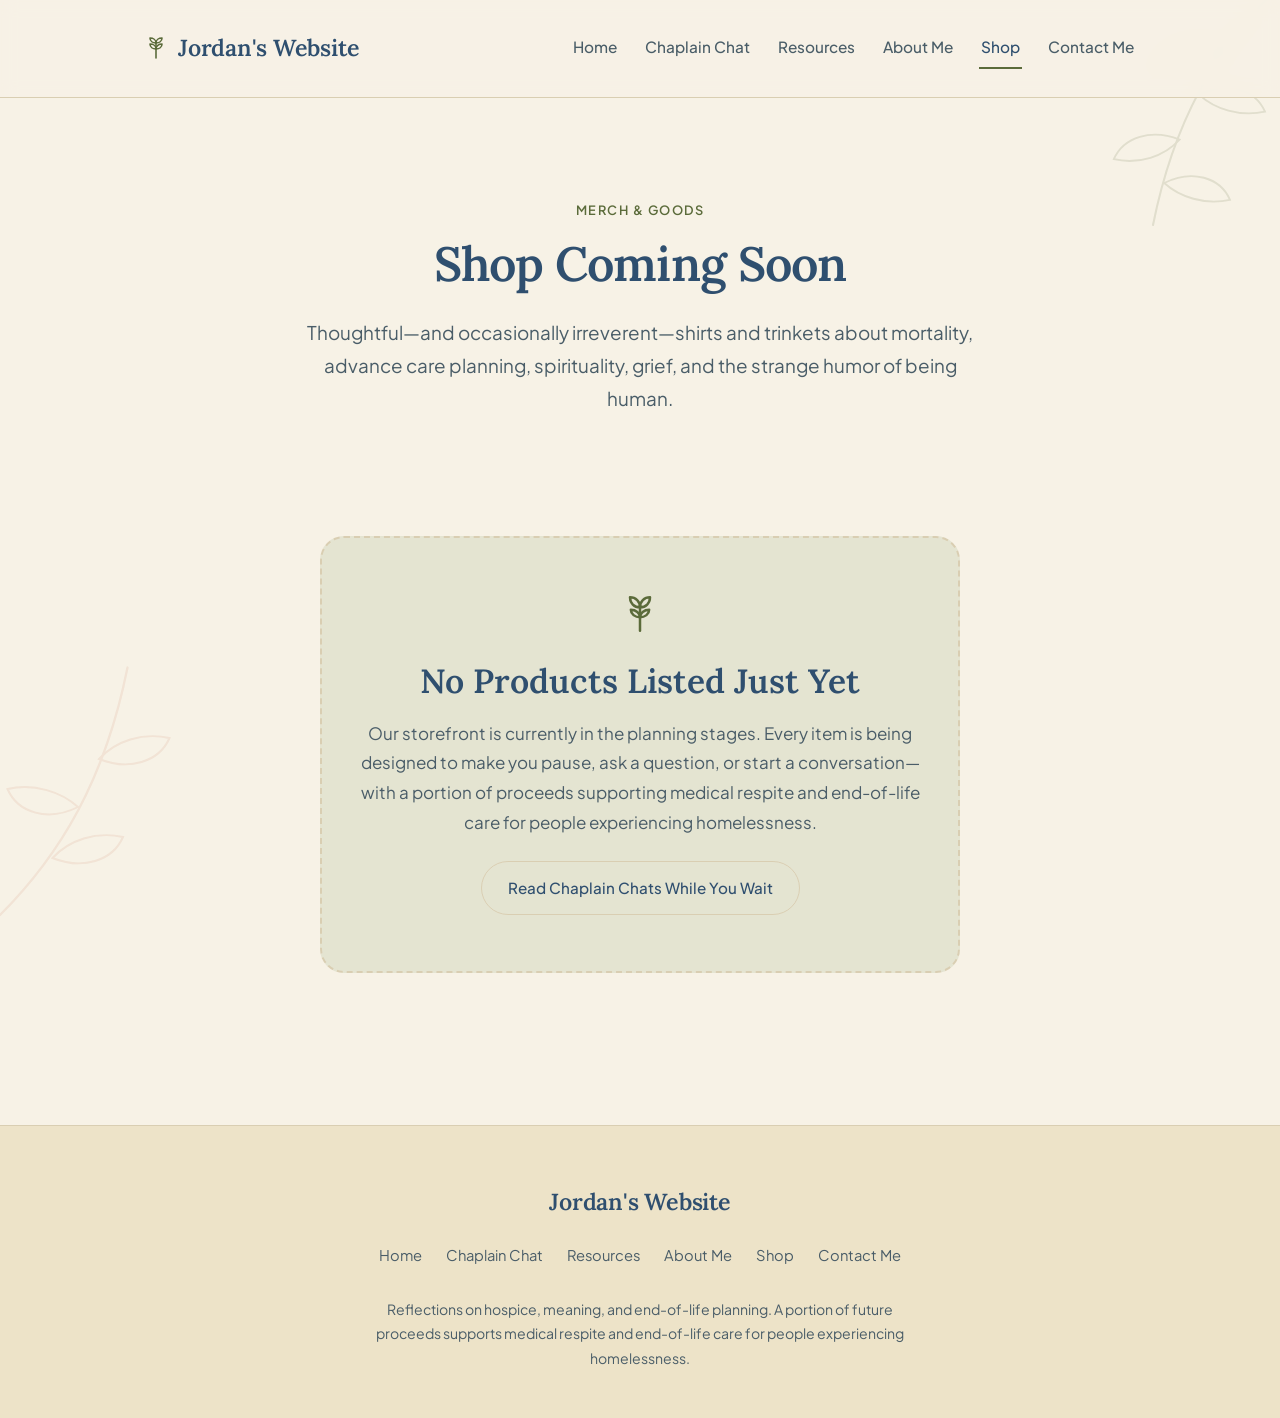
<file: shop.html>
<!DOCTYPE html>
<html lang="en">
<head>
  <meta charset="UTF-8" />
  <meta name="viewport" content="width=device-width, initial-scale=1.0" />
  <title>Shop | Jordan's Website</title>
  <link rel="preconnect" href="https://fonts.googleapis.com">
  <link rel="preconnect" href="https://fonts.gstatic.com" crossorigin>
  <link href="https://fonts.googleapis.com/css2?family=Lora:ital,wght@0,400;0,600;1,400&family=Plus+Jakarta+Sans:wght@400;500;600&display=swap" rel="stylesheet">
  <link rel="stylesheet" href="css/style.css" />
</head>
<body>

  <!-- Subtle Botanical Corner Illustrations -->
  <svg class="botanical-bg-top" viewBox="0 0 200 200" fill="none" xmlns="http://www.w3.org/2000/svg" aria-hidden="true">
    <path d="M180 10C140 50 110 100 95 175" stroke="currentColor" stroke-width="1.5" stroke-linecap="round"/>
    <path d="M145 48C125 40 105 46 98 62C116 66 134 60 145 48Z" stroke="currentColor" stroke-width="1.3"/>
    <path d="M128 82C148 72 168 78 175 94C157 98 139 92 128 82Z" stroke="currentColor" stroke-width="1.3"/>
    <path d="M114 114C94 106 74 112 67 128C85 132 103 126 114 114Z" stroke="currentColor" stroke-width="1.3"/>
    <path d="M103 145C123 135 143 141 150 157C132 161 114 155 103 145Z" stroke="currentColor" stroke-width="1.3"/>
    <circle cx="182" cy="8" r="3" fill="currentColor"/>
  </svg>
  <svg class="botanical-bg-bottom" viewBox="0 0 200 200" fill="none" xmlns="http://www.w3.org/2000/svg" aria-hidden="true">
    <path d="M20 190C60 150 90 100 105 25" stroke="currentColor" stroke-width="1.5" stroke-linecap="round"/>
    <path d="M55 152C75 160 95 154 102 138C84 134 66 140 55 152Z" stroke="currentColor" stroke-width="1.3"/>
    <path d="M72 118C52 128 32 122 25 106C43 102 61 108 72 118Z" stroke="currentColor" stroke-width="1.3"/>
    <path d="M86 86C106 94 126 88 133 72C115 68 97 74 86 86Z" stroke="currentColor" stroke-width="1.3"/>
  </svg>

  <header class="site-header">
    <div class="container nav-wrapper">
      <a href="index.html" class="site-logo">
        <svg width="24" height="24" viewBox="0 0 24 24" fill="none" stroke="currentColor" stroke-width="1.6" stroke-linecap="round" stroke-linejoin="round" aria-hidden="true">
          <path d="M12 22V7"/>
          <path d="M12 7C12 3.8 9.2 2 6 2C6 5.2 8.8 7 12 7Z"/>
          <path d="M12 7C12 3.8 14.8 2 18 2C18 5.2 15.2 7 12 7Z"/>
          <path d="M12 13C8.8 13 6 11.2 6 8C9.2 8 12 9.8 12 13Z"/>
          <path d="M12 13C15.2 13 18 11.2 18 8C14.8 8 12 9.8 12 13Z"/>
        </svg>
        <span>Jordan's Website</span>
      </a>
      <nav class="site-nav" aria-label="Primary Navigation">
          <a href="index.html" class="">Home</a>
          <a href="chaplain-chat.html" class="">Chaplain Chat</a>
          <a href="resources.html" class="">Resources</a>
          <a href="about.html" class="">About Me</a>
          <a href="shop.html" class="active">Shop</a>
          <a href="contact.html" class="">Contact Me</a>
      </nav>
    </div>
  </header>

  <main>

    <section class="hero" style="padding-bottom: 40px;">
      <div class="container hero-inner">
        <span class="eyebrow">Merch &amp; Goods</span>
        <h1>Shop Coming Soon</h1>
        <p class="lead">
          Thoughtful—and occasionally irreverent—shirts and trinkets about mortality, advance care planning, spirituality, grief, and the strange humor of being human.
        </p>
      </div>
    </section>

    <section class="section-sm">
      <div class="container">
        <div class="placeholder-card">
          <svg width="40" height="40" viewBox="0 0 24 24" fill="none" stroke="var(--color-accent-primary)" stroke-width="1.5" stroke-linecap="round" stroke-linejoin="round" style="margin-bottom: 16px;" aria-hidden="true">
            <path d="M12 22V8"/>
            <path d="M12 8C12 4.5 9.5 2 6 2C6 5.5 8.5 8 12 8Z"/>
            <path d="M12 8C12 4.5 14.5 2 18 2C18 5.5 15.5 8 12 8Z"/>
            <path d="M12 14C9 14 6.5 12 6.5 9.5C9.5 9.5 12 11.5 12 14Z"/>
            <path d="M12 14C15 14 17.5 12 17.5 9.5C14.5 9.5 12 11.5 12 14Z"/>
          </svg>
          <h2>No Products Listed Just Yet</h2>
          <p style="color: var(--color-text-muted);">
            Our storefront is currently in the planning stages. Every item is being designed to make you pause, ask a question, or start a conversation—with a portion of proceeds supporting medical respite and end-of-life care for people experiencing homelessness.
          </p>
          <a href="chaplain-chat.html" class="btn btn-outline">Read Chaplain Chats While You Wait</a>
        </div>
      </div>
    </section>

  </main>

  <footer class="site-footer">
    <div class="container">
      <div class="site-logo" style="justify-content: center;">
        <span>Jordan's Website</span>
      </div>
      <div class="footer-links">
        <a href="index.html">Home</a>
        <a href="chaplain-chat.html">Chaplain Chat</a>
        <a href="resources.html">Resources</a>
        <a href="about.html">About Me</a>
        <a href="shop.html">Shop</a>
        <a href="contact.html">Contact Me</a>
      </div>
      <p class="footer-note">
        Reflections on hospice, meaning, and end-of-life planning. A portion of future proceeds supports medical respite and end-of-life care for people experiencing homelessness.
      </p>
    </div>
  </footer>
</body>
</html>
</file>
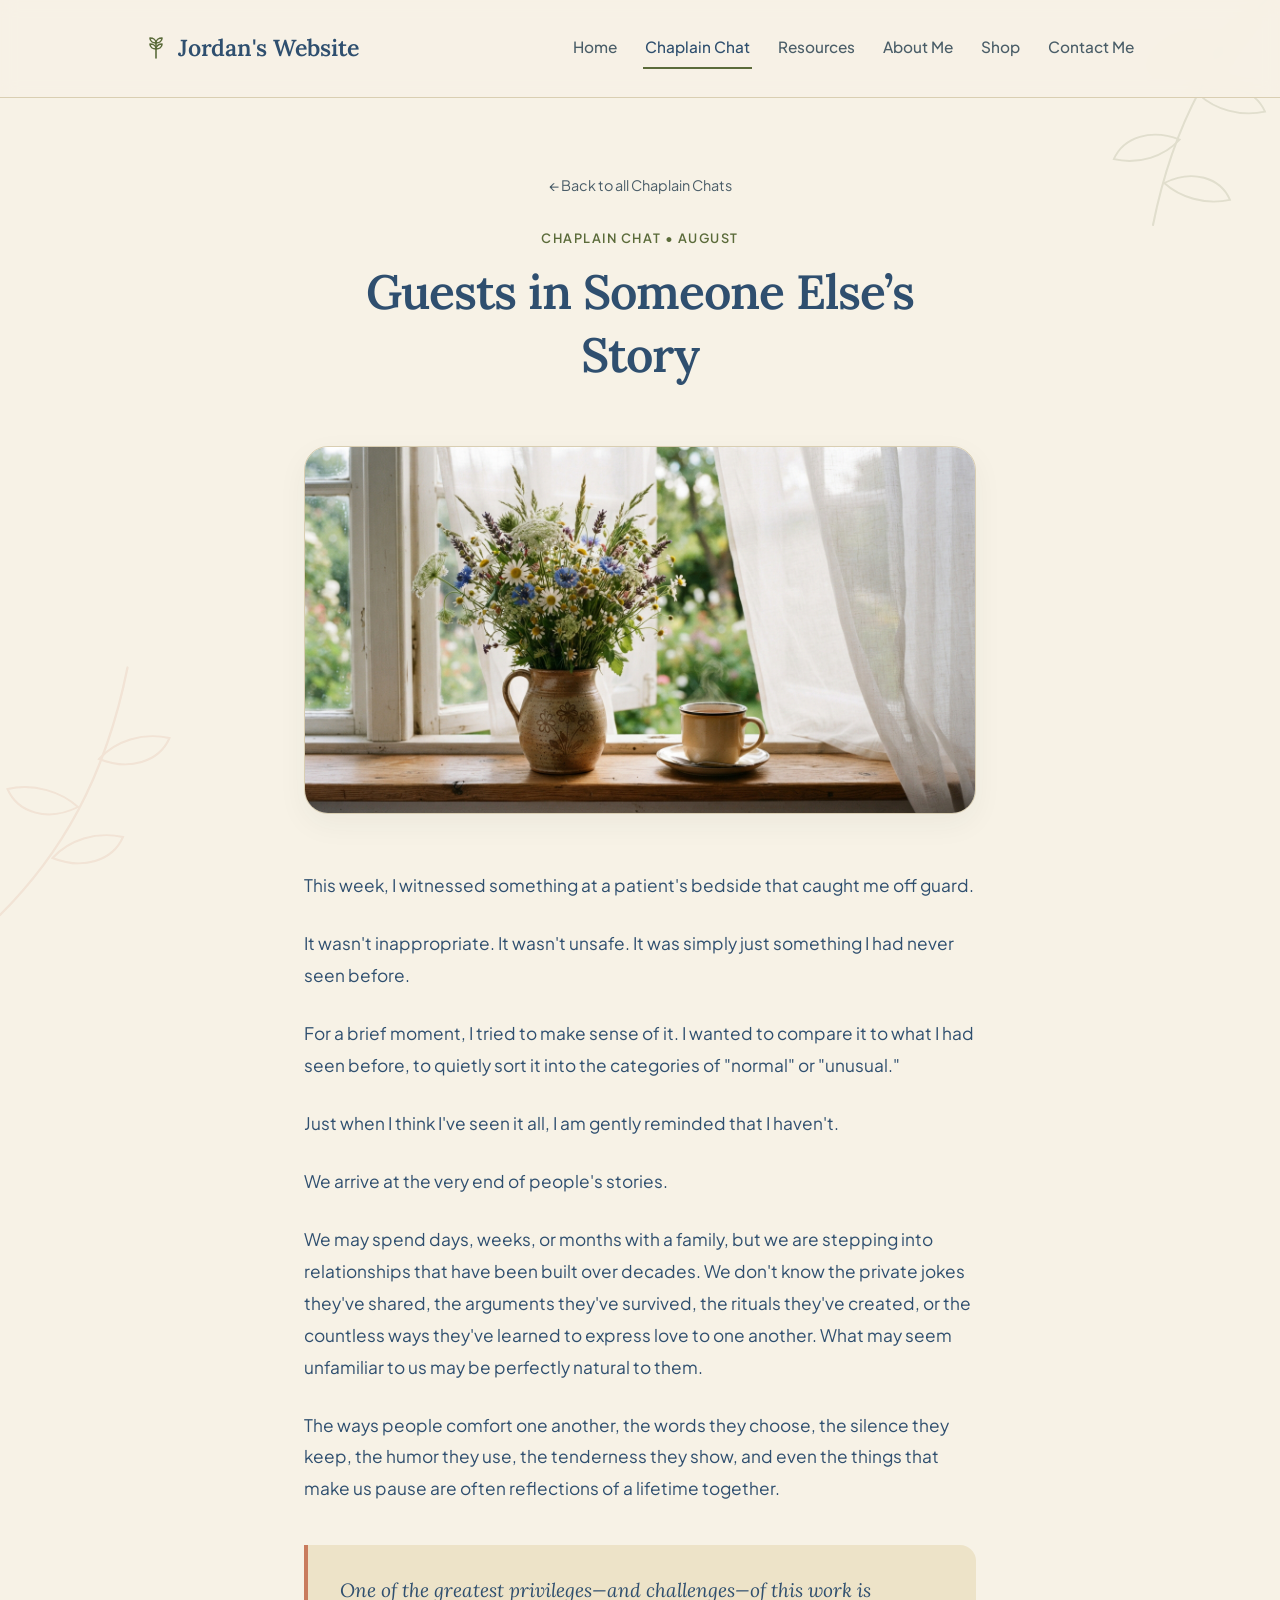
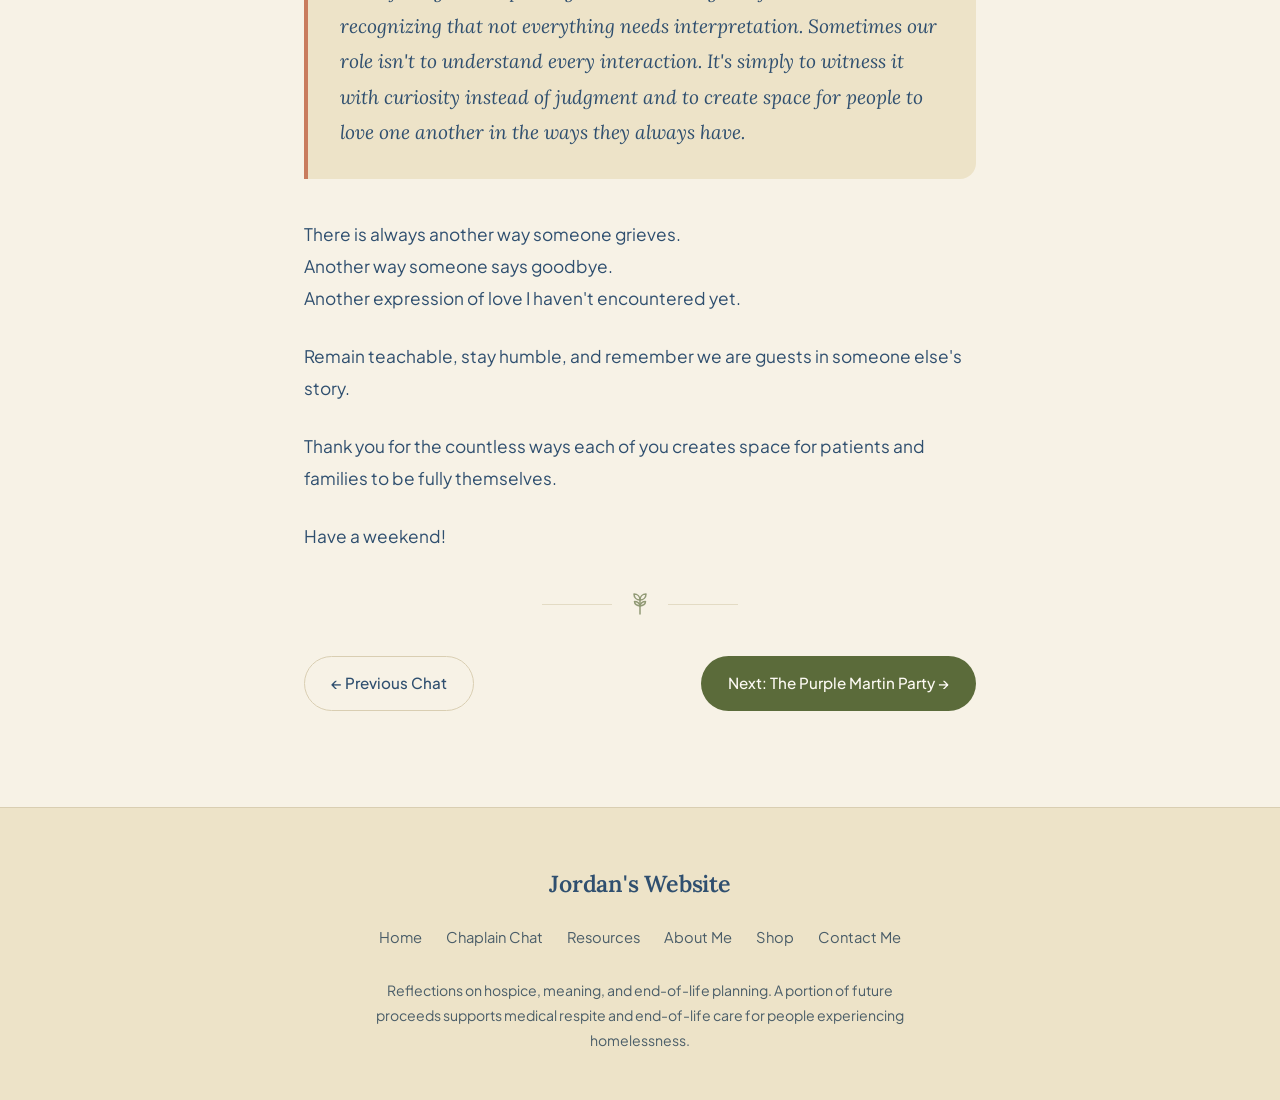
<file: posts/guests-in-someone-elses-story.html>
<!DOCTYPE html>
<html lang="en">
<head>
  <meta charset="UTF-8" />
  <meta name="viewport" content="width=device-width, initial-scale=1.0" />
  <title>Guests in Someone Else’s Story | Jordan's Website</title>
  <link rel="preconnect" href="https://fonts.googleapis.com">
  <link rel="preconnect" href="https://fonts.gstatic.com" crossorigin>
  <link href="https://fonts.googleapis.com/css2?family=Lora:ital,wght@0,400;0,600;1,400&family=Plus+Jakarta+Sans:wght@400;500;600&display=swap" rel="stylesheet">
  <link rel="stylesheet" href="../css/style.css" />
</head>
<body>

  <!-- Subtle Botanical Corner Illustrations -->
  <svg class="botanical-bg-top" viewBox="0 0 200 200" fill="none" xmlns="http://www.w3.org/2000/svg" aria-hidden="true">
    <path d="M180 10C140 50 110 100 95 175" stroke="currentColor" stroke-width="1.5" stroke-linecap="round"/>
    <path d="M145 48C125 40 105 46 98 62C116 66 134 60 145 48Z" stroke="currentColor" stroke-width="1.3"/>
    <path d="M128 82C148 72 168 78 175 94C157 98 139 92 128 82Z" stroke="currentColor" stroke-width="1.3"/>
    <path d="M114 114C94 106 74 112 67 128C85 132 103 126 114 114Z" stroke="currentColor" stroke-width="1.3"/>
    <path d="M103 145C123 135 143 141 150 157C132 161 114 155 103 145Z" stroke="currentColor" stroke-width="1.3"/>
    <circle cx="182" cy="8" r="3" fill="currentColor"/>
  </svg>
  <svg class="botanical-bg-bottom" viewBox="0 0 200 200" fill="none" xmlns="http://www.w3.org/2000/svg" aria-hidden="true">
    <path d="M20 190C60 150 90 100 105 25" stroke="currentColor" stroke-width="1.5" stroke-linecap="round"/>
    <path d="M55 152C75 160 95 154 102 138C84 134 66 140 55 152Z" stroke="currentColor" stroke-width="1.3"/>
    <path d="M72 118C52 128 32 122 25 106C43 102 61 108 72 118Z" stroke="currentColor" stroke-width="1.3"/>
    <path d="M86 86C106 94 126 88 133 72C115 68 97 74 86 86Z" stroke="currentColor" stroke-width="1.3"/>
  </svg>

  <header class="site-header">
    <div class="container nav-wrapper">
      <a href="../index.html" class="site-logo">
        <svg width="24" height="24" viewBox="0 0 24 24" fill="none" stroke="currentColor" stroke-width="1.6" stroke-linecap="round" stroke-linejoin="round" aria-hidden="true">
          <path d="M12 22V7"/>
          <path d="M12 7C12 3.8 9.2 2 6 2C6 5.2 8.8 7 12 7Z"/>
          <path d="M12 7C12 3.8 14.8 2 18 2C18 5.2 15.2 7 12 7Z"/>
          <path d="M12 13C8.8 13 6 11.2 6 8C9.2 8 12 9.8 12 13Z"/>
          <path d="M12 13C15.2 13 18 11.2 18 8C14.8 8 12 9.8 12 13Z"/>
        </svg>
        <span>Jordan's Website</span>
      </a>
      <nav class="site-nav" aria-label="Primary Navigation">
          <a href="../index.html" class="">Home</a>
          <a href="../chaplain-chat.html" class="active">Chaplain Chat</a>
          <a href="../resources.html" class="">Resources</a>
          <a href="../about.html" class="">About Me</a>
          <a href="../shop.html" class="">Shop</a>
          <a href="../contact.html" class="">Contact Me</a>
      </nav>
    </div>
  </header>

  <main>

    <article class="reading-container">
      <header class="article-header">
        <a href="../chaplain-chat.html" class="breadcrumb">&larr; Back to all Chaplain Chats</a><br/>
        <span class="eyebrow">Chaplain Chat &bull; August</span>
        <h1>Guests in Someone Else’s Story</h1>
      </header>

      <img src="../images/chat-2-bedside.jpg" alt="Wildflowers in a ceramic vase beside a warm mug near sheer curtains" class="article-hero-img" />

      <div class="article-body">
        <p>This week, I witnessed something at a patient's bedside that caught me off guard.</p>

        <p>It wasn't inappropriate. It wasn't unsafe. It was simply just something I had never seen before.</p>

        <p>For a brief moment, I tried to make sense of it. I wanted to compare it to what I had seen before, to quietly sort it into the categories of "normal" or "unusual."</p>

        <p>Just when I think I've seen it all, I am gently reminded that I haven't.</p>

        <p>We arrive at the very end of people's stories.</p>

        <p>We may spend days, weeks, or months with a family, but we are stepping into relationships that have been built over decades. We don't know the private jokes they've shared, the arguments they've survived, the rituals they've created, or the countless ways they've learned to express love to one another. What may seem unfamiliar to us may be perfectly natural to them.</p>

        <p>The ways people comfort one another, the words they choose, the silence they keep, the humor they use, the tenderness they show, and even the things that make us pause are often reflections of a lifetime together.</p>

        <blockquote class="pull-quote">
          One of the greatest privileges—and challenges—of this work is recognizing that not everything needs interpretation. Sometimes our role isn't to understand every interaction. It's simply to witness it with curiosity instead of judgment and to create space for people to love one another in the ways they always have.
        </blockquote>

        <p>There is always another way someone grieves.<br/>
        Another way someone says goodbye.<br/>
        Another expression of love I haven't encountered yet.</p>

        <p>Remain teachable, stay humble, and remember we are guests in someone else's story.</p>

        <p>Thank you for the countless ways each of you creates space for patients and families to be fully themselves.</p>

        <p>Have a weekend!</p>
      </div>


  <div class="floral-divider" aria-hidden="true">
    <svg width="24" height="24" viewBox="0 0 24 24" fill="none" stroke="currentColor" stroke-width="1.5" stroke-linecap="round" stroke-linejoin="round">
      <path d="M12 22V8"/>
      <path d="M12 8C12 4.5 9.5 2 6 2C6 5.5 8.5 8 12 8Z"/>
      <path d="M12 8C12 4.5 14.5 2 18 2C18 5.5 15.5 8 12 8Z"/>
      <path d="M12 14C9 14 6.5 12 6.5 9.5C9.5 9.5 12 11.5 12 14Z"/>
      <path d="M12 14C15 14 17.5 12 17.5 9.5C14.5 9.5 12 11.5 12 14Z"/>
    </svg>
  </div>


      <div style="display: flex; justify-content: space-between; align-items: center; flex-wrap: wrap; gap: 16px;">
        <a href="holy-ground-and-eight-foot-nutcracker.html" class="btn btn-outline">&larr; Previous Chat</a>
        <a href="the-purple-martin-party.html" class="btn btn-primary">Next: The Purple Martin Party &rarr;</a>
      </div>
    </article>

  </main>

  <footer class="site-footer">
    <div class="container">
      <div class="site-logo" style="justify-content: center;">
        <span>Jordan's Website</span>
      </div>
      <div class="footer-links">
        <a href="../index.html">Home</a>
        <a href="../chaplain-chat.html">Chaplain Chat</a>
        <a href="../resources.html">Resources</a>
        <a href="../about.html">About Me</a>
        <a href="../shop.html">Shop</a>
        <a href="../contact.html">Contact Me</a>
      </div>
      <p class="footer-note">
        Reflections on hospice, meaning, and end-of-life planning. A portion of future proceeds supports medical respite and end-of-life care for people experiencing homelessness.
      </p>
    </div>
  </footer>
</body>
</html>
</file>
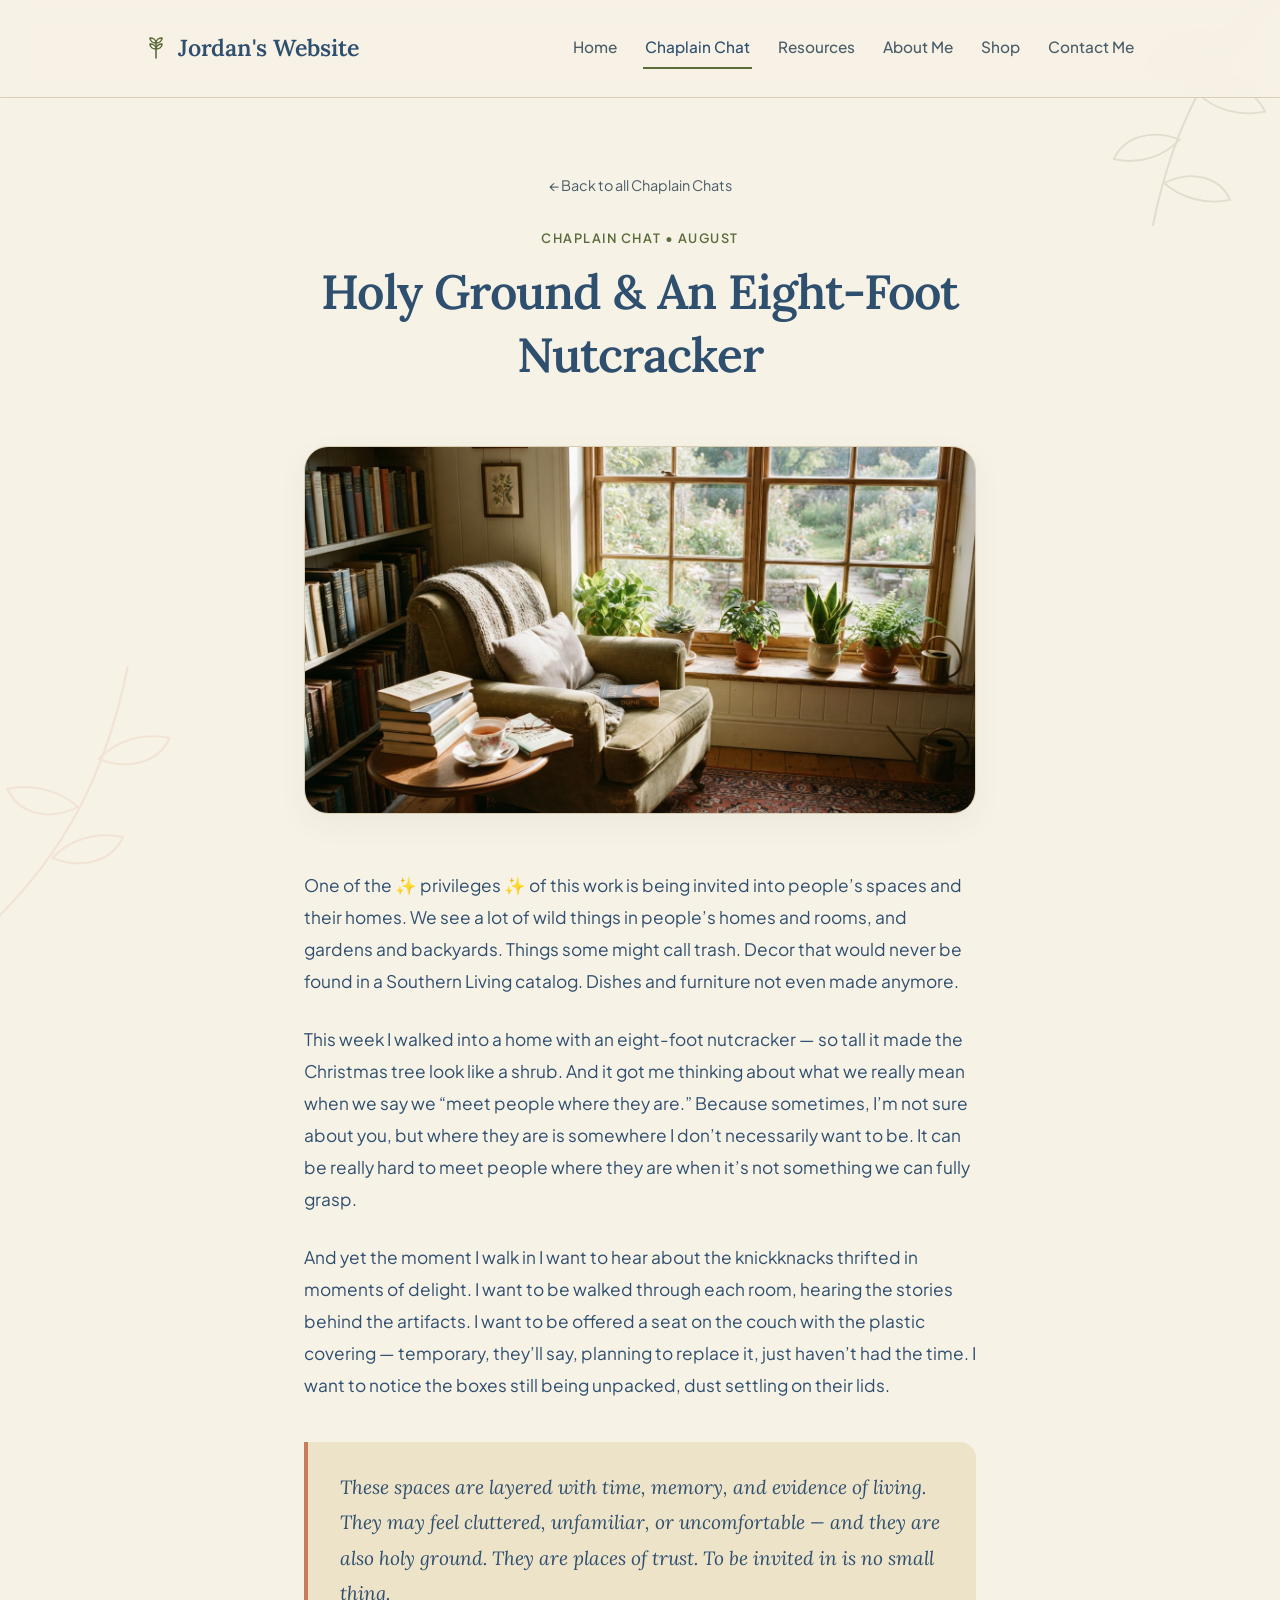
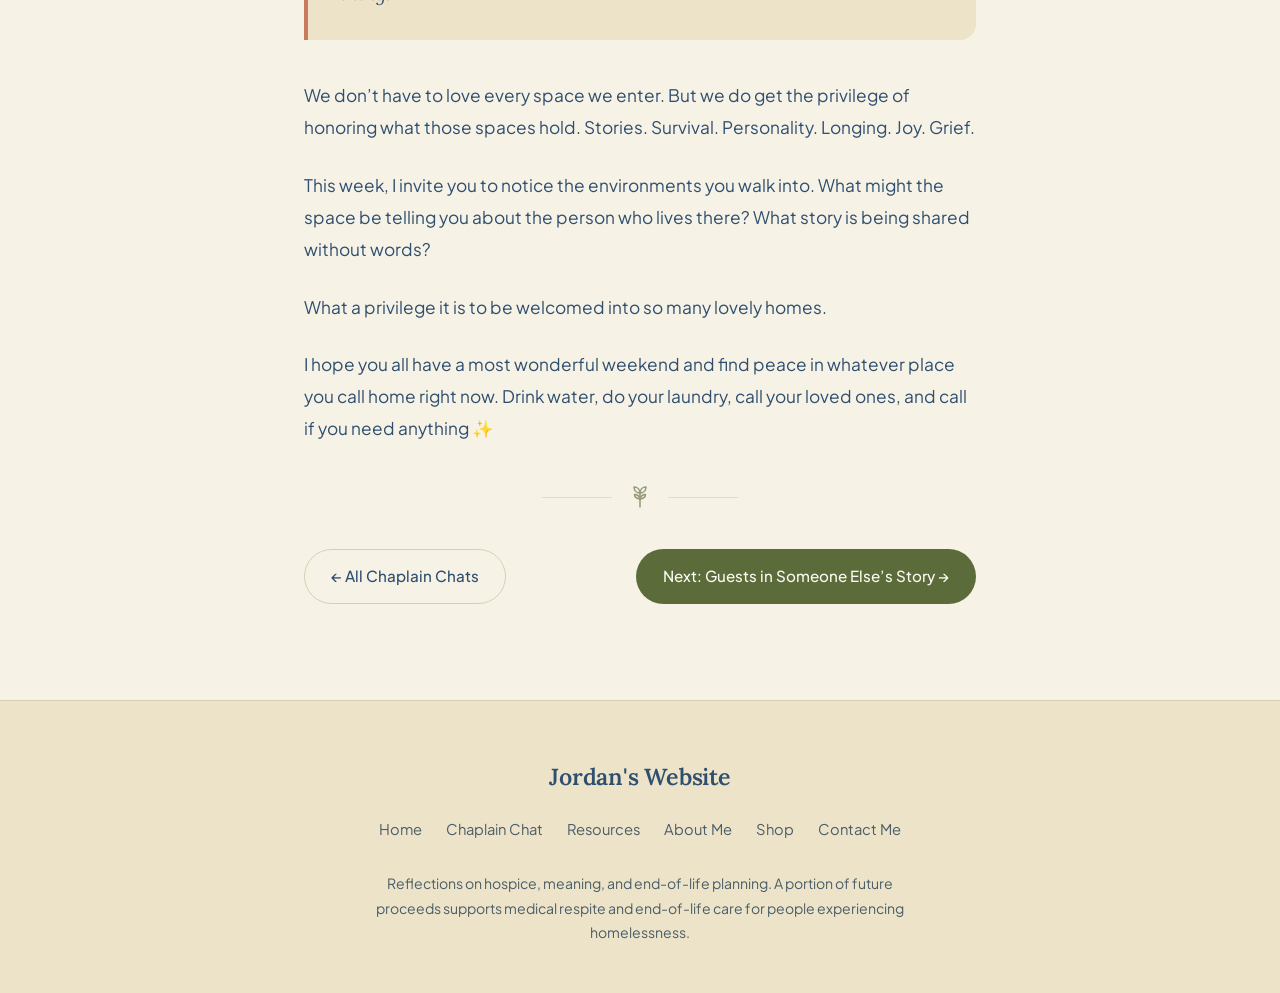
<file: posts/holy-ground-and-eight-foot-nutcracker.html>
<!DOCTYPE html>
<html lang="en">
<head>
  <meta charset="UTF-8" />
  <meta name="viewport" content="width=device-width, initial-scale=1.0" />
  <title>Holy Ground & An Eight-Foot Nutcracker | Jordan's Website</title>
  <link rel="preconnect" href="https://fonts.googleapis.com">
  <link rel="preconnect" href="https://fonts.gstatic.com" crossorigin>
  <link href="https://fonts.googleapis.com/css2?family=Lora:ital,wght@0,400;0,600;1,400&family=Plus+Jakarta+Sans:wght@400;500;600&display=swap" rel="stylesheet">
  <link rel="stylesheet" href="../css/style.css" />
</head>
<body>

  <!-- Subtle Botanical Corner Illustrations -->
  <svg class="botanical-bg-top" viewBox="0 0 200 200" fill="none" xmlns="http://www.w3.org/2000/svg" aria-hidden="true">
    <path d="M180 10C140 50 110 100 95 175" stroke="currentColor" stroke-width="1.5" stroke-linecap="round"/>
    <path d="M145 48C125 40 105 46 98 62C116 66 134 60 145 48Z" stroke="currentColor" stroke-width="1.3"/>
    <path d="M128 82C148 72 168 78 175 94C157 98 139 92 128 82Z" stroke="currentColor" stroke-width="1.3"/>
    <path d="M114 114C94 106 74 112 67 128C85 132 103 126 114 114Z" stroke="currentColor" stroke-width="1.3"/>
    <path d="M103 145C123 135 143 141 150 157C132 161 114 155 103 145Z" stroke="currentColor" stroke-width="1.3"/>
    <circle cx="182" cy="8" r="3" fill="currentColor"/>
  </svg>
  <svg class="botanical-bg-bottom" viewBox="0 0 200 200" fill="none" xmlns="http://www.w3.org/2000/svg" aria-hidden="true">
    <path d="M20 190C60 150 90 100 105 25" stroke="currentColor" stroke-width="1.5" stroke-linecap="round"/>
    <path d="M55 152C75 160 95 154 102 138C84 134 66 140 55 152Z" stroke="currentColor" stroke-width="1.3"/>
    <path d="M72 118C52 128 32 122 25 106C43 102 61 108 72 118Z" stroke="currentColor" stroke-width="1.3"/>
    <path d="M86 86C106 94 126 88 133 72C115 68 97 74 86 86Z" stroke="currentColor" stroke-width="1.3"/>
  </svg>

  <header class="site-header">
    <div class="container nav-wrapper">
      <a href="../index.html" class="site-logo">
        <svg width="24" height="24" viewBox="0 0 24 24" fill="none" stroke="currentColor" stroke-width="1.6" stroke-linecap="round" stroke-linejoin="round" aria-hidden="true">
          <path d="M12 22V7"/>
          <path d="M12 7C12 3.8 9.2 2 6 2C6 5.2 8.8 7 12 7Z"/>
          <path d="M12 7C12 3.8 14.8 2 18 2C18 5.2 15.2 7 12 7Z"/>
          <path d="M12 13C8.8 13 6 11.2 6 8C9.2 8 12 9.8 12 13Z"/>
          <path d="M12 13C15.2 13 18 11.2 18 8C14.8 8 12 9.8 12 13Z"/>
        </svg>
        <span>Jordan's Website</span>
      </a>
      <nav class="site-nav" aria-label="Primary Navigation">
          <a href="../index.html" class="">Home</a>
          <a href="../chaplain-chat.html" class="active">Chaplain Chat</a>
          <a href="../resources.html" class="">Resources</a>
          <a href="../about.html" class="">About Me</a>
          <a href="../shop.html" class="">Shop</a>
          <a href="../contact.html" class="">Contact Me</a>
      </nav>
    </div>
  </header>

  <main>

    <article class="reading-container">
      <header class="article-header">
        <a href="../chaplain-chat.html" class="breadcrumb">&larr; Back to all Chaplain Chats</a><br/>
        <span class="eyebrow">Chaplain Chat &bull; August</span>
        <h1>Holy Ground &amp; An Eight-Foot Nutcracker</h1>
      </header>

      <img src="../images/chat-1-home.jpg" alt="Sunlit window corner with books, teacups, and houseplants" class="article-hero-img" />

      <div class="article-body">
        <p>One of the ✨ privileges ✨ of this work is being invited into people’s spaces and their homes. We see a lot of wild things in people’s homes and rooms, and gardens and backyards. Things some might call trash. Decor that would never be found in a Southern Living catalog. Dishes and furniture not even made anymore.</p>

        <p>This week I walked into a home with an eight-foot nutcracker — so tall it made the Christmas tree look like a shrub. And it got me thinking about what we really mean when we say we “meet people where they are.” Because sometimes, I’m not sure about you, but where they are is somewhere I don’t necessarily want to be. It can be really hard to meet people where they are when it’s not something we can fully grasp.</p>

        <p>And yet the moment I walk in I want to hear about the knickknacks thrifted in moments of delight. I want to be walked through each room, hearing the stories behind the artifacts. I want to be offered a seat on the couch with the plastic covering — temporary, they’ll say, planning to replace it, just haven’t had the time. I want to notice the boxes still being unpacked, dust settling on their lids.</p>

        <blockquote class="pull-quote">
          These spaces are layered with time, memory, and evidence of living. They may feel cluttered, unfamiliar, or uncomfortable — and they are also holy ground. They are places of trust. To be invited in is no small thing.
        </blockquote>

        <p>We don’t have to love every space we enter. But we do get the privilege of honoring what those spaces hold. Stories. Survival. Personality. Longing. Joy. Grief.</p>

        <p>This week, I invite you to notice the environments you walk into. What might the space be telling you about the person who lives there? What story is being shared without words?</p>

        <p>What a privilege it is to be welcomed into so many lovely homes.</p>

        <p>I hope you all have a most wonderful weekend and find peace in whatever place you call home right now. Drink water, do your laundry, call your loved ones, and call if you need anything ✨</p>
      </div>


  <div class="floral-divider" aria-hidden="true">
    <svg width="24" height="24" viewBox="0 0 24 24" fill="none" stroke="currentColor" stroke-width="1.5" stroke-linecap="round" stroke-linejoin="round">
      <path d="M12 22V8"/>
      <path d="M12 8C12 4.5 9.5 2 6 2C6 5.5 8.5 8 12 8Z"/>
      <path d="M12 8C12 4.5 14.5 2 18 2C18 5.5 15.5 8 12 8Z"/>
      <path d="M12 14C9 14 6.5 12 6.5 9.5C9.5 9.5 12 11.5 12 14Z"/>
      <path d="M12 14C15 14 17.5 12 17.5 9.5C14.5 9.5 12 11.5 12 14Z"/>
    </svg>
  </div>


      <div style="display: flex; justify-content: space-between; align-items: center; flex-wrap: wrap; gap: 16px;">
        <a href="../chaplain-chat.html" class="btn btn-outline">&larr; All Chaplain Chats</a>
        <a href="guests-in-someone-elses-story.html" class="btn btn-primary">Next: Guests in Someone Else’s Story &rarr;</a>
      </div>
    </article>

  </main>

  <footer class="site-footer">
    <div class="container">
      <div class="site-logo" style="justify-content: center;">
        <span>Jordan's Website</span>
      </div>
      <div class="footer-links">
        <a href="../index.html">Home</a>
        <a href="../chaplain-chat.html">Chaplain Chat</a>
        <a href="../resources.html">Resources</a>
        <a href="../about.html">About Me</a>
        <a href="../shop.html">Shop</a>
        <a href="../contact.html">Contact Me</a>
      </div>
      <p class="footer-note">
        Reflections on hospice, meaning, and end-of-life planning. A portion of future proceeds supports medical respite and end-of-life care for people experiencing homelessness.
      </p>
    </div>
  </footer>
</body>
</html>
</file>
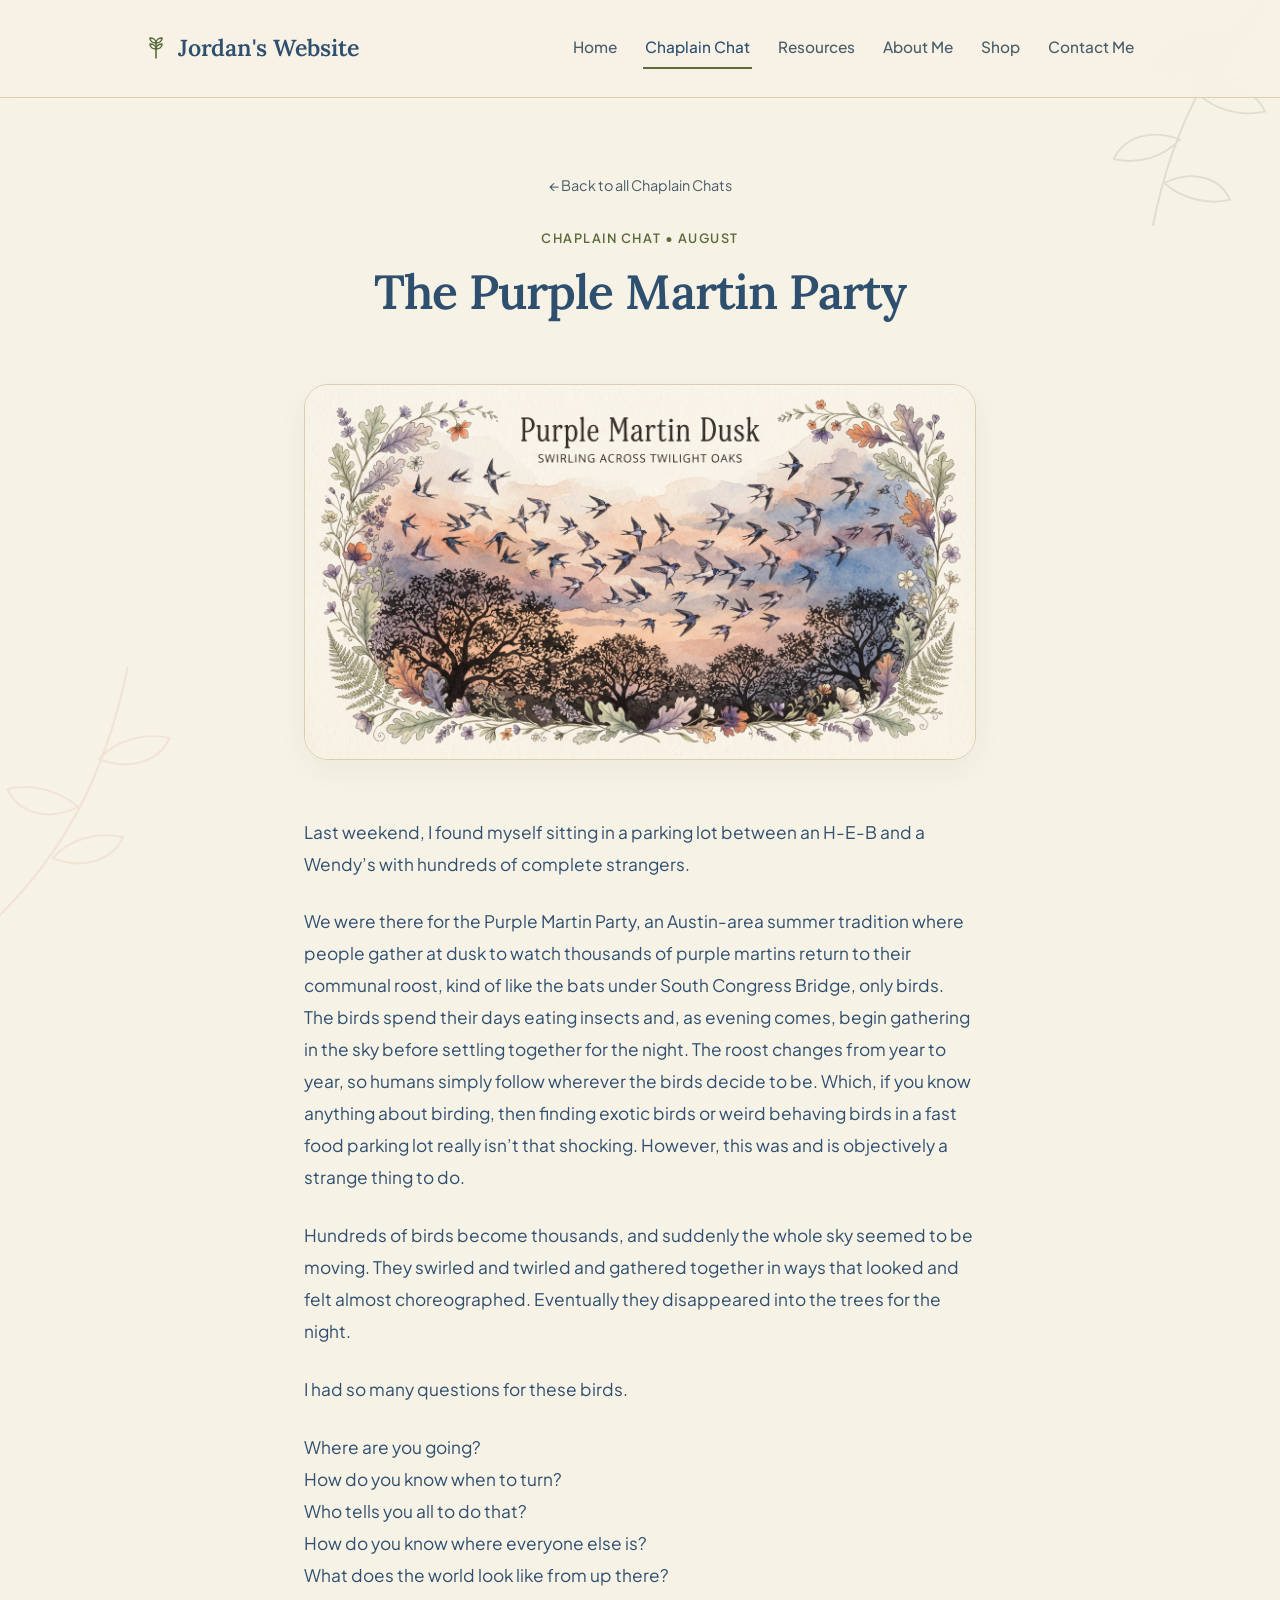
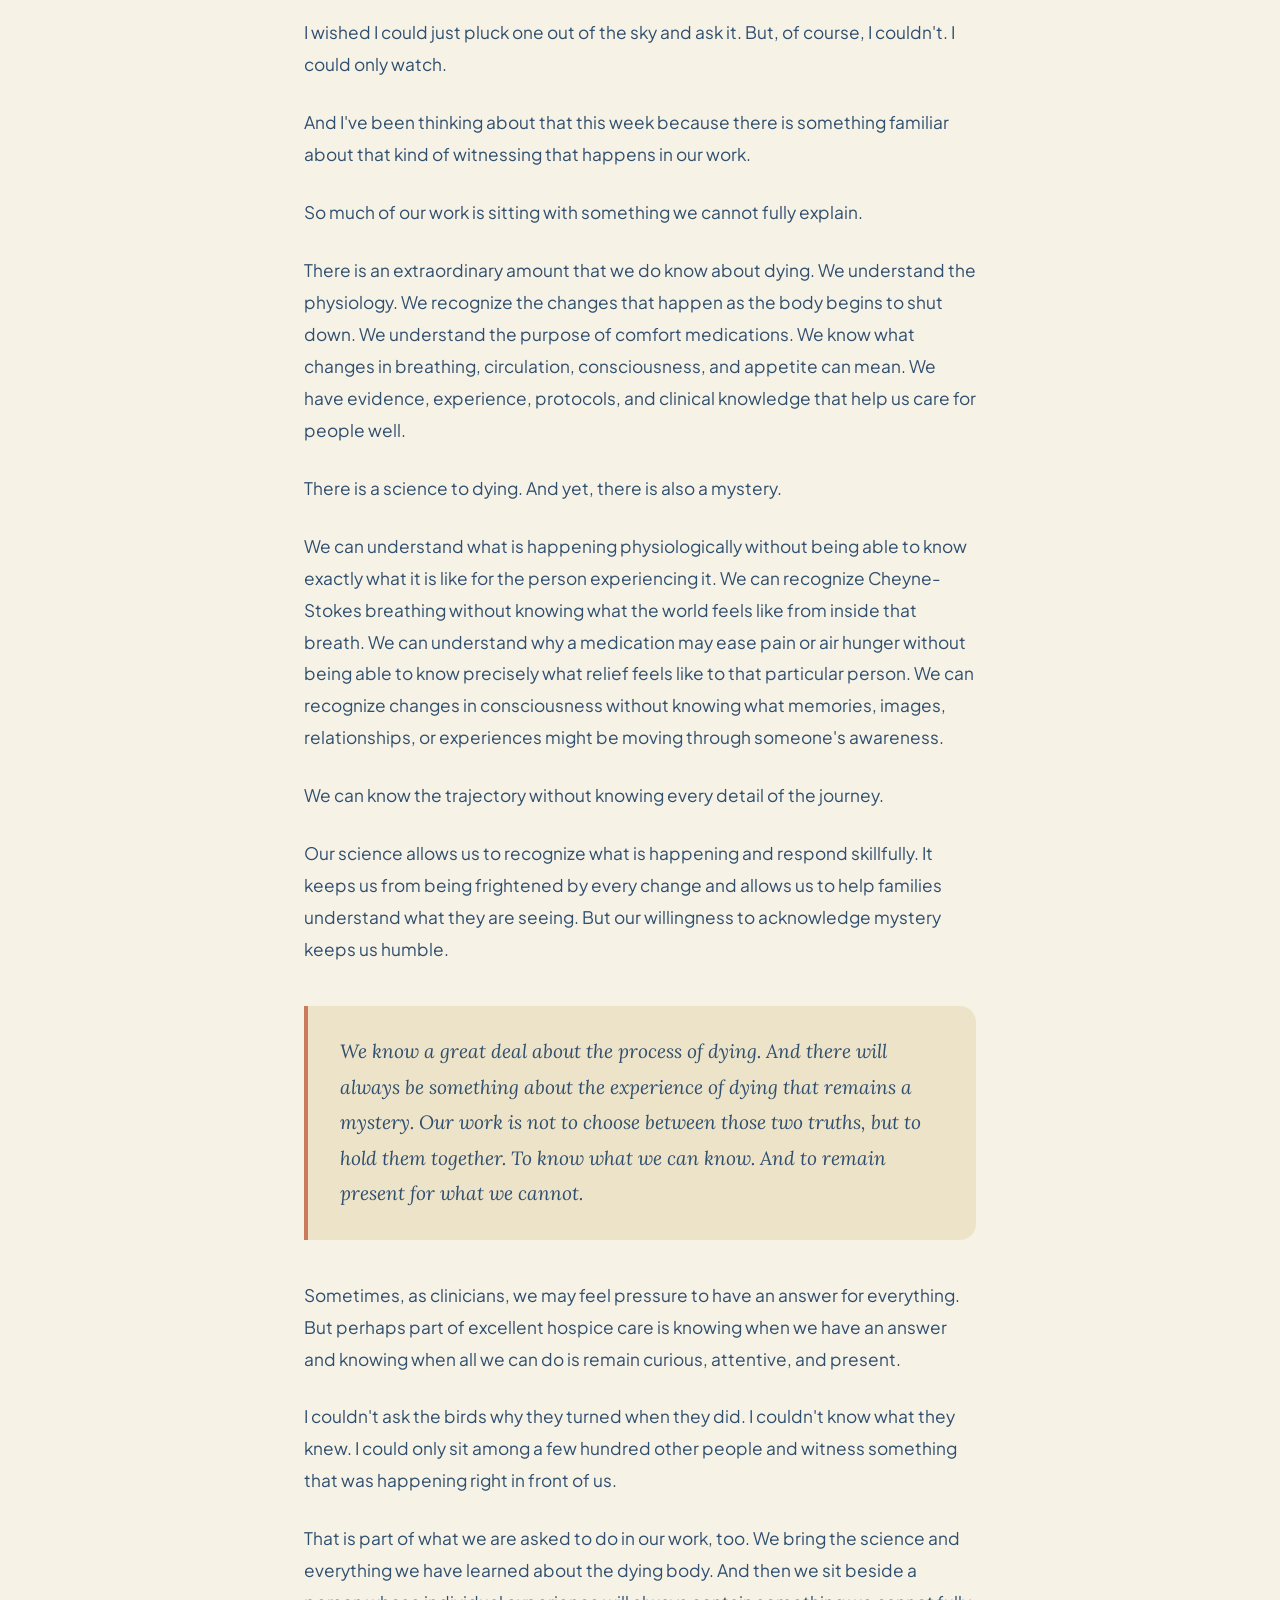
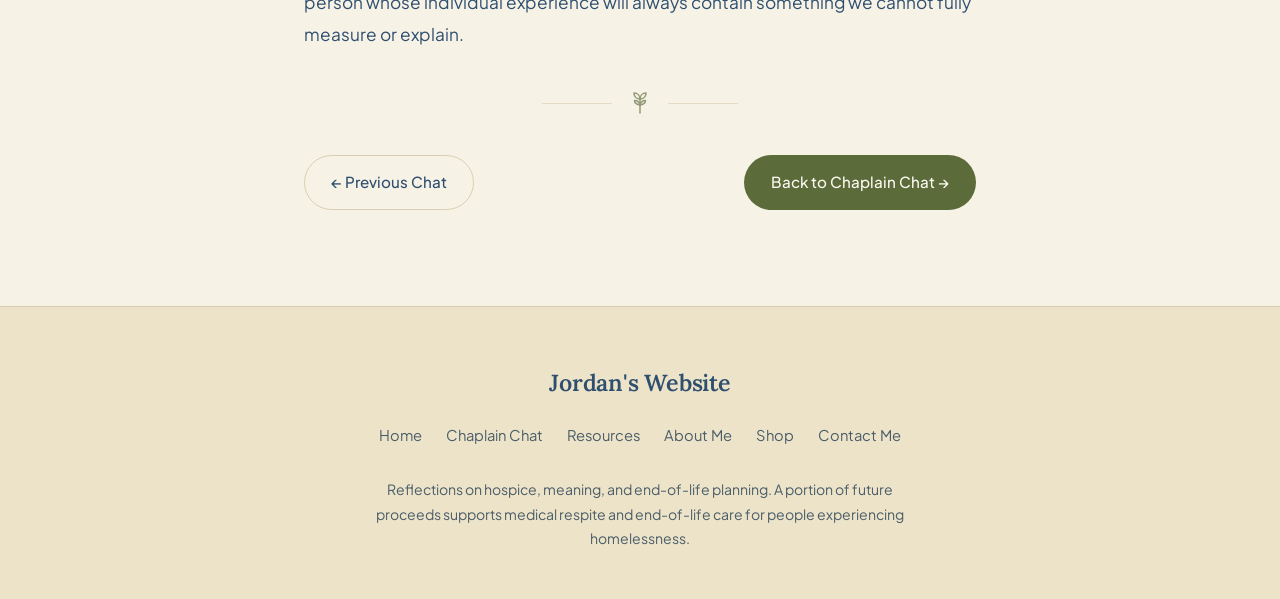
<file: posts/the-purple-martin-party.html>
<!DOCTYPE html>
<html lang="en">
<head>
  <meta charset="UTF-8" />
  <meta name="viewport" content="width=device-width, initial-scale=1.0" />
  <title>The Purple Martin Party | Jordan's Website</title>
  <link rel="preconnect" href="https://fonts.googleapis.com">
  <link rel="preconnect" href="https://fonts.gstatic.com" crossorigin>
  <link href="https://fonts.googleapis.com/css2?family=Lora:ital,wght@0,400;0,600;1,400&family=Plus+Jakarta+Sans:wght@400;500;600&display=swap" rel="stylesheet">
  <link rel="stylesheet" href="../css/style.css" />
</head>
<body>

  <!-- Subtle Botanical Corner Illustrations -->
  <svg class="botanical-bg-top" viewBox="0 0 200 200" fill="none" xmlns="http://www.w3.org/2000/svg" aria-hidden="true">
    <path d="M180 10C140 50 110 100 95 175" stroke="currentColor" stroke-width="1.5" stroke-linecap="round"/>
    <path d="M145 48C125 40 105 46 98 62C116 66 134 60 145 48Z" stroke="currentColor" stroke-width="1.3"/>
    <path d="M128 82C148 72 168 78 175 94C157 98 139 92 128 82Z" stroke="currentColor" stroke-width="1.3"/>
    <path d="M114 114C94 106 74 112 67 128C85 132 103 126 114 114Z" stroke="currentColor" stroke-width="1.3"/>
    <path d="M103 145C123 135 143 141 150 157C132 161 114 155 103 145Z" stroke="currentColor" stroke-width="1.3"/>
    <circle cx="182" cy="8" r="3" fill="currentColor"/>
  </svg>
  <svg class="botanical-bg-bottom" viewBox="0 0 200 200" fill="none" xmlns="http://www.w3.org/2000/svg" aria-hidden="true">
    <path d="M20 190C60 150 90 100 105 25" stroke="currentColor" stroke-width="1.5" stroke-linecap="round"/>
    <path d="M55 152C75 160 95 154 102 138C84 134 66 140 55 152Z" stroke="currentColor" stroke-width="1.3"/>
    <path d="M72 118C52 128 32 122 25 106C43 102 61 108 72 118Z" stroke="currentColor" stroke-width="1.3"/>
    <path d="M86 86C106 94 126 88 133 72C115 68 97 74 86 86Z" stroke="currentColor" stroke-width="1.3"/>
  </svg>

  <header class="site-header">
    <div class="container nav-wrapper">
      <a href="../index.html" class="site-logo">
        <svg width="24" height="24" viewBox="0 0 24 24" fill="none" stroke="currentColor" stroke-width="1.6" stroke-linecap="round" stroke-linejoin="round" aria-hidden="true">
          <path d="M12 22V7"/>
          <path d="M12 7C12 3.8 9.2 2 6 2C6 5.2 8.8 7 12 7Z"/>
          <path d="M12 7C12 3.8 14.8 2 18 2C18 5.2 15.2 7 12 7Z"/>
          <path d="M12 13C8.8 13 6 11.2 6 8C9.2 8 12 9.8 12 13Z"/>
          <path d="M12 13C15.2 13 18 11.2 18 8C14.8 8 12 9.8 12 13Z"/>
        </svg>
        <span>Jordan's Website</span>
      </a>
      <nav class="site-nav" aria-label="Primary Navigation">
          <a href="../index.html" class="">Home</a>
          <a href="../chaplain-chat.html" class="active">Chaplain Chat</a>
          <a href="../resources.html" class="">Resources</a>
          <a href="../about.html" class="">About Me</a>
          <a href="../shop.html" class="">Shop</a>
          <a href="../contact.html" class="">Contact Me</a>
      </nav>
    </div>
  </header>

  <main>

    <article class="reading-container">
      <header class="article-header">
        <a href="../chaplain-chat.html" class="breadcrumb">&larr; Back to all Chaplain Chats</a><br/>
        <span class="eyebrow">Chaplain Chat &bull; August</span>
        <h1>The Purple Martin Party</h1>
      </header>

      <img src="../images/chat-3-martins.jpg" alt="Purple martins swirling across a dusk sky above live oak trees" class="article-hero-img" />

      <div class="article-body">
        <p>Last weekend, I found myself sitting in a parking lot between an H-E-B and a Wendy’s with hundreds of complete strangers.</p>

        <p>We were there for the Purple Martin Party, an Austin-area summer tradition where people gather at dusk to watch thousands of purple martins return to their communal roost, kind of like the bats under South Congress Bridge, only birds. The birds spend their days eating insects and, as evening comes, begin gathering in the sky before settling together for the night. The roost changes from year to year, so humans simply follow wherever the birds decide to be. Which, if you know anything about birding, then finding exotic birds or weird behaving birds in a fast food parking lot really isn’t that shocking. However, this was and is objectively a strange thing to do.</p>

        <p>Hundreds of birds become thousands, and suddenly the whole sky seemed to be moving. They swirled and twirled and gathered together in ways that looked and felt almost choreographed. Eventually they disappeared into the trees for the night.</p>

        <p>I had so many questions for these birds.</p>

        <p>
          Where are you going?<br/>
          How do you know when to turn?<br/>
          Who tells you all to do that?<br/>
          How do you know where everyone else is?<br/>
          What does the world look like from up there?
        </p>

        <p>I wished I could just pluck one out of the sky and ask it. But, of course, I couldn't. I could only watch.</p>

        <p>And I've been thinking about that this week because there is something familiar about that kind of witnessing that happens in our work.</p>

        <p>So much of our work is sitting with something we cannot fully explain.</p>

        <p>There is an extraordinary amount that we do know about dying. We understand the physiology. We recognize the changes that happen as the body begins to shut down. We understand the purpose of comfort medications. We know what changes in breathing, circulation, consciousness, and appetite can mean. We have evidence, experience, protocols, and clinical knowledge that help us care for people well.</p>

        <p>There is a science to dying. And yet, there is also a mystery.</p>

        <p>We can understand what is happening physiologically without being able to know exactly what it is like for the person experiencing it. We can recognize Cheyne-Stokes breathing without knowing what the world feels like from inside that breath. We can understand why a medication may ease pain or air hunger without being able to know precisely what relief feels like to that particular person. We can recognize changes in consciousness without knowing what memories, images, relationships, or experiences might be moving through someone's awareness.</p>

        <p>We can know the trajectory without knowing every detail of the journey.</p>

        <p>Our science allows us to recognize what is happening and respond skillfully. It keeps us from being frightened by every change and allows us to help families understand what they are seeing. But our willingness to acknowledge mystery keeps us humble.</p>

        <blockquote class="pull-quote">
          We know a great deal about the process of dying. And there will always be something about the experience of dying that remains a mystery. Our work is not to choose between those two truths, but to hold them together. To know what we can know. And to remain present for what we cannot.
        </blockquote>

        <p>Sometimes, as clinicians, we may feel pressure to have an answer for everything. But perhaps part of excellent hospice care is knowing when we have an answer and knowing when all we can do is remain curious, attentive, and present.</p>

        <p>I couldn't ask the birds why they turned when they did. I couldn't know what they knew. I could only sit among a few hundred other people and witness something that was happening right in front of us.</p>

        <p>That is part of what we are asked to do in our work, too. We bring the science and everything we have learned about the dying body. And then we sit beside a person whose individual experience will always contain something we cannot fully measure or explain.</p>
      </div>


  <div class="floral-divider" aria-hidden="true">
    <svg width="24" height="24" viewBox="0 0 24 24" fill="none" stroke="currentColor" stroke-width="1.5" stroke-linecap="round" stroke-linejoin="round">
      <path d="M12 22V8"/>
      <path d="M12 8C12 4.5 9.5 2 6 2C6 5.5 8.5 8 12 8Z"/>
      <path d="M12 8C12 4.5 14.5 2 18 2C18 5.5 15.5 8 12 8Z"/>
      <path d="M12 14C9 14 6.5 12 6.5 9.5C9.5 9.5 12 11.5 12 14Z"/>
      <path d="M12 14C15 14 17.5 12 17.5 9.5C14.5 9.5 12 11.5 12 14Z"/>
    </svg>
  </div>


      <div style="display: flex; justify-content: space-between; align-items: center; flex-wrap: wrap; gap: 16px;">
        <a href="guests-in-someone-elses-story.html" class="btn btn-outline">&larr; Previous Chat</a>
        <a href="../chaplain-chat.html" class="btn btn-primary">Back to Chaplain Chat &rarr;</a>
      </div>
    </article>

  </main>

  <footer class="site-footer">
    <div class="container">
      <div class="site-logo" style="justify-content: center;">
        <span>Jordan's Website</span>
      </div>
      <div class="footer-links">
        <a href="../index.html">Home</a>
        <a href="../chaplain-chat.html">Chaplain Chat</a>
        <a href="../resources.html">Resources</a>
        <a href="../about.html">About Me</a>
        <a href="../shop.html">Shop</a>
        <a href="../contact.html">Contact Me</a>
      </div>
      <p class="footer-note">
        Reflections on hospice, meaning, and end-of-life planning. A portion of future proceeds supports medical respite and end-of-life care for people experiencing homelessness.
      </p>
    </div>
  </footer>
</body>
</html>
</file>
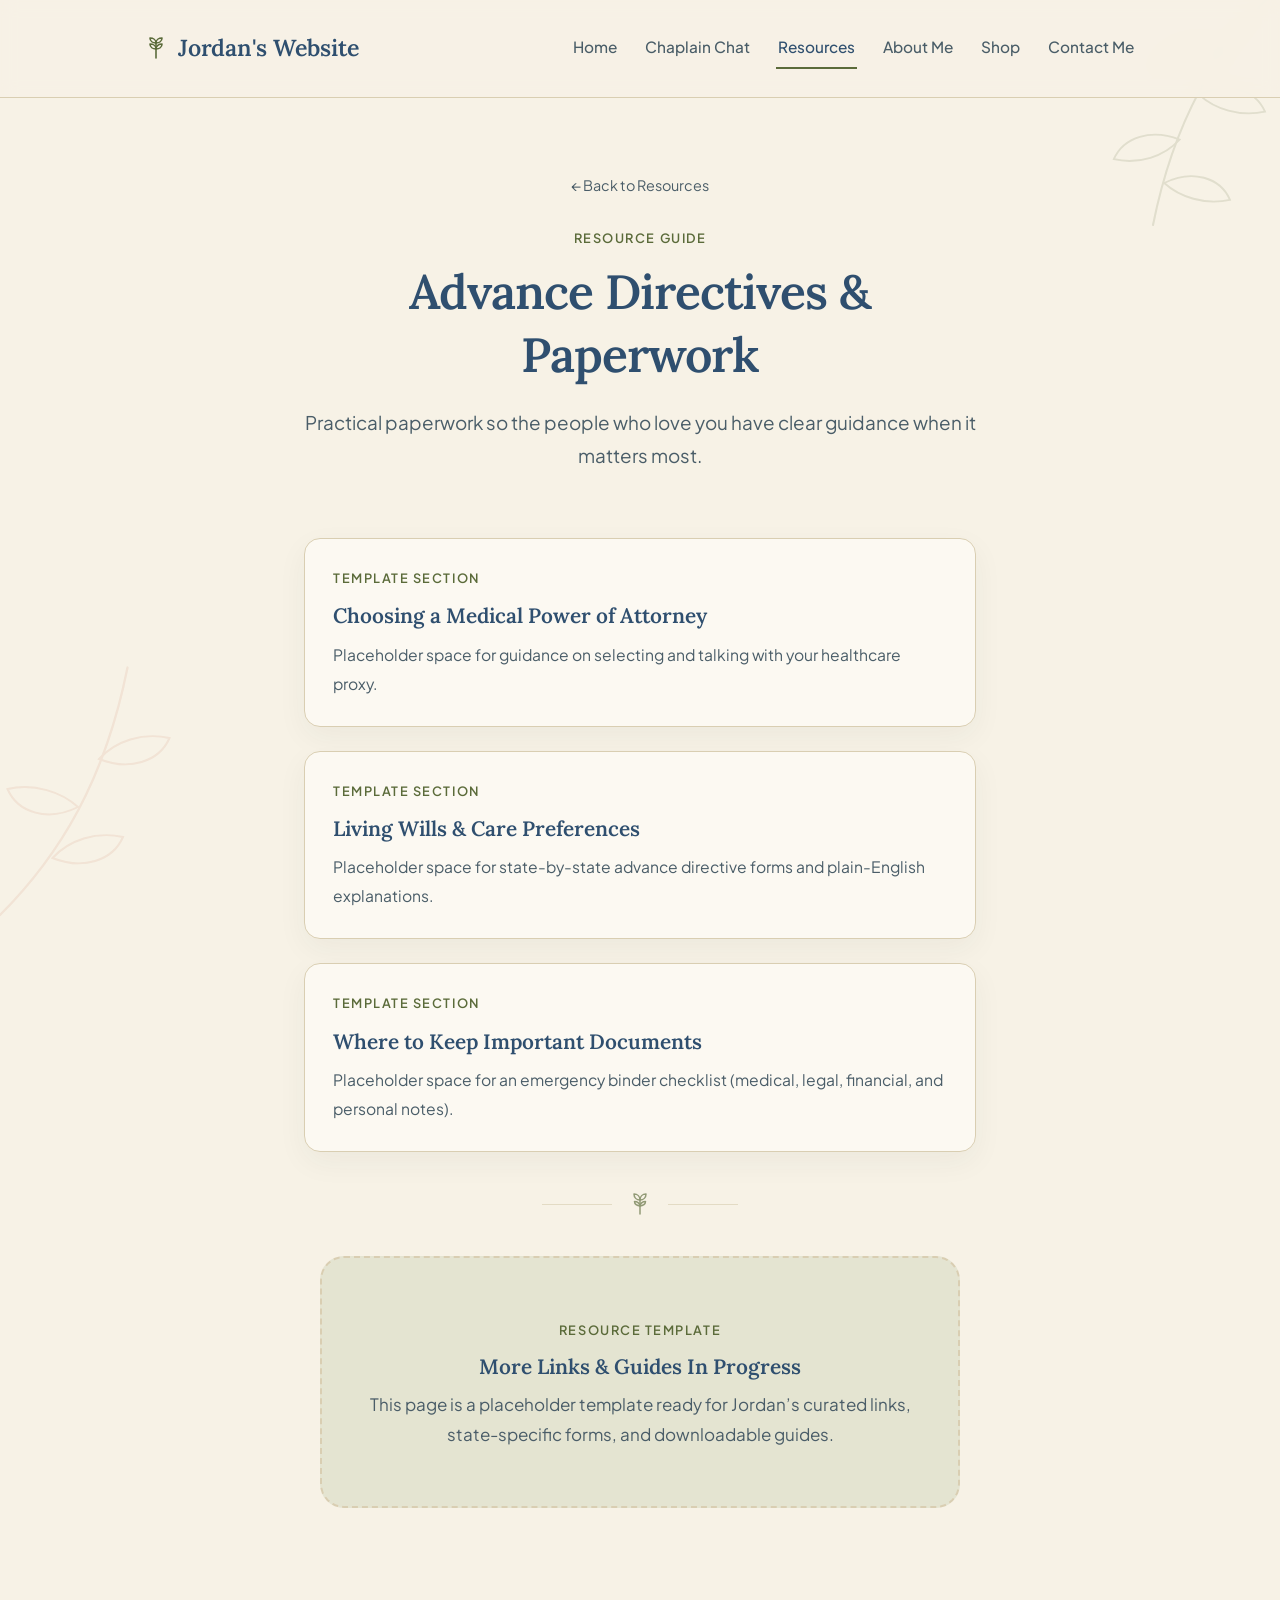
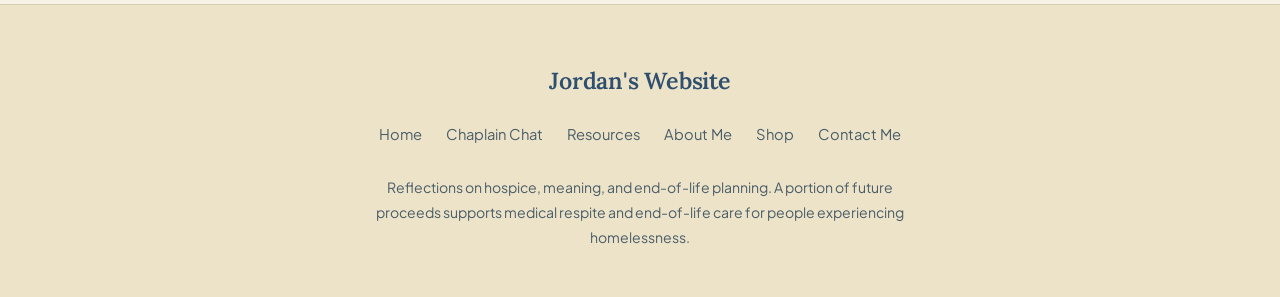
<file: resources/advance-directives-guide.html>
<!DOCTYPE html>
<html lang="en">
<head>
  <meta charset="UTF-8" />
  <meta name="viewport" content="width=device-width, initial-scale=1.0" />
  <title>Advance Directives & Paperwork | Jordan's Website</title>
  <link rel="preconnect" href="https://fonts.googleapis.com">
  <link rel="preconnect" href="https://fonts.gstatic.com" crossorigin>
  <link href="https://fonts.googleapis.com/css2?family=Lora:ital,wght@0,400;0,600;1,400&family=Plus+Jakarta+Sans:wght@400;500;600&display=swap" rel="stylesheet">
  <link rel="stylesheet" href="../css/style.css" />
</head>
<body>

  <!-- Subtle Botanical Corner Illustrations -->
  <svg class="botanical-bg-top" viewBox="0 0 200 200" fill="none" xmlns="http://www.w3.org/2000/svg" aria-hidden="true">
    <path d="M180 10C140 50 110 100 95 175" stroke="currentColor" stroke-width="1.5" stroke-linecap="round"/>
    <path d="M145 48C125 40 105 46 98 62C116 66 134 60 145 48Z" stroke="currentColor" stroke-width="1.3"/>
    <path d="M128 82C148 72 168 78 175 94C157 98 139 92 128 82Z" stroke="currentColor" stroke-width="1.3"/>
    <path d="M114 114C94 106 74 112 67 128C85 132 103 126 114 114Z" stroke="currentColor" stroke-width="1.3"/>
    <path d="M103 145C123 135 143 141 150 157C132 161 114 155 103 145Z" stroke="currentColor" stroke-width="1.3"/>
    <circle cx="182" cy="8" r="3" fill="currentColor"/>
  </svg>
  <svg class="botanical-bg-bottom" viewBox="0 0 200 200" fill="none" xmlns="http://www.w3.org/2000/svg" aria-hidden="true">
    <path d="M20 190C60 150 90 100 105 25" stroke="currentColor" stroke-width="1.5" stroke-linecap="round"/>
    <path d="M55 152C75 160 95 154 102 138C84 134 66 140 55 152Z" stroke="currentColor" stroke-width="1.3"/>
    <path d="M72 118C52 128 32 122 25 106C43 102 61 108 72 118Z" stroke="currentColor" stroke-width="1.3"/>
    <path d="M86 86C106 94 126 88 133 72C115 68 97 74 86 86Z" stroke="currentColor" stroke-width="1.3"/>
  </svg>

  <header class="site-header">
    <div class="container nav-wrapper">
      <a href="../index.html" class="site-logo">
        <svg width="24" height="24" viewBox="0 0 24 24" fill="none" stroke="currentColor" stroke-width="1.6" stroke-linecap="round" stroke-linejoin="round" aria-hidden="true">
          <path d="M12 22V7"/>
          <path d="M12 7C12 3.8 9.2 2 6 2C6 5.2 8.8 7 12 7Z"/>
          <path d="M12 7C12 3.8 14.8 2 18 2C18 5.2 15.2 7 12 7Z"/>
          <path d="M12 13C8.8 13 6 11.2 6 8C9.2 8 12 9.8 12 13Z"/>
          <path d="M12 13C15.2 13 18 11.2 18 8C14.8 8 12 9.8 12 13Z"/>
        </svg>
        <span>Jordan's Website</span>
      </a>
      <nav class="site-nav" aria-label="Primary Navigation">
          <a href="../index.html" class="">Home</a>
          <a href="../chaplain-chat.html" class="">Chaplain Chat</a>
          <a href="../resources.html" class="active">Resources</a>
          <a href="../about.html" class="">About Me</a>
          <a href="../shop.html" class="">Shop</a>
          <a href="../contact.html" class="">Contact Me</a>
      </nav>
    </div>
  </header>

  <main>

    <article class="reading-container">
      <header class="article-header">
        <a href="../resources.html" class="breadcrumb">&larr; Back to Resources</a><br/>
        <span class="eyebrow">Resource Guide</span>
        <h1>Advance Directives & Paperwork</h1>
        <p class="lead">Practical paperwork so the people who love you have clear guidance when it matters most.</p>
      </header>

      <div class="article-body">
        
        <div class="card" style="margin-bottom: 24px;">
          <div class="card-body">
            <span class="eyebrow">Template Section</span>
            <h3>Choosing a Medical Power of Attorney</h3>
            <p style="margin-bottom: 0;">Placeholder space for guidance on selecting and talking with your healthcare proxy.</p>
          </div>
        </div>
        

        <div class="card" style="margin-bottom: 24px;">
          <div class="card-body">
            <span class="eyebrow">Template Section</span>
            <h3>Living Wills & Care Preferences</h3>
            <p style="margin-bottom: 0;">Placeholder space for state-by-state advance directive forms and plain-English explanations.</p>
          </div>
        </div>
        

        <div class="card" style="margin-bottom: 24px;">
          <div class="card-body">
            <span class="eyebrow">Template Section</span>
            <h3>Where to Keep Important Documents</h3>
            <p style="margin-bottom: 0;">Placeholder space for an emergency binder checklist (medical, legal, financial, and personal notes).</p>
          </div>
        </div>
        
      </div>


  <div class="floral-divider" aria-hidden="true">
    <svg width="24" height="24" viewBox="0 0 24 24" fill="none" stroke="currentColor" stroke-width="1.5" stroke-linecap="round" stroke-linejoin="round">
      <path d="M12 22V8"/>
      <path d="M12 8C12 4.5 9.5 2 6 2C6 5.5 8.5 8 12 8Z"/>
      <path d="M12 8C12 4.5 14.5 2 18 2C18 5.5 15.5 8 12 8Z"/>
      <path d="M12 14C9 14 6.5 12 6.5 9.5C9.5 9.5 12 11.5 12 14Z"/>
      <path d="M12 14C15 14 17.5 12 17.5 9.5C14.5 9.5 12 11.5 12 14Z"/>
    </svg>
  </div>


      <div class="placeholder-card">
        <span class="eyebrow">Resource Template</span>
        <h3>More Links &amp; Guides In Progress</h3>
        <p style="color: var(--color-text-muted); margin-bottom: 0;">
          This page is a placeholder template ready for Jordan’s curated links, state-specific forms, and downloadable guides.
        </p>
      </div>
    </article>

  </main>

  <footer class="site-footer">
    <div class="container">
      <div class="site-logo" style="justify-content: center;">
        <span>Jordan's Website</span>
      </div>
      <div class="footer-links">
        <a href="../index.html">Home</a>
        <a href="../chaplain-chat.html">Chaplain Chat</a>
        <a href="../resources.html">Resources</a>
        <a href="../about.html">About Me</a>
        <a href="../shop.html">Shop</a>
        <a href="../contact.html">Contact Me</a>
      </div>
      <p class="footer-note">
        Reflections on hospice, meaning, and end-of-life planning. A portion of future proceeds supports medical respite and end-of-life care for people experiencing homelessness.
      </p>
    </div>
  </footer>
</body>
</html>
</file>
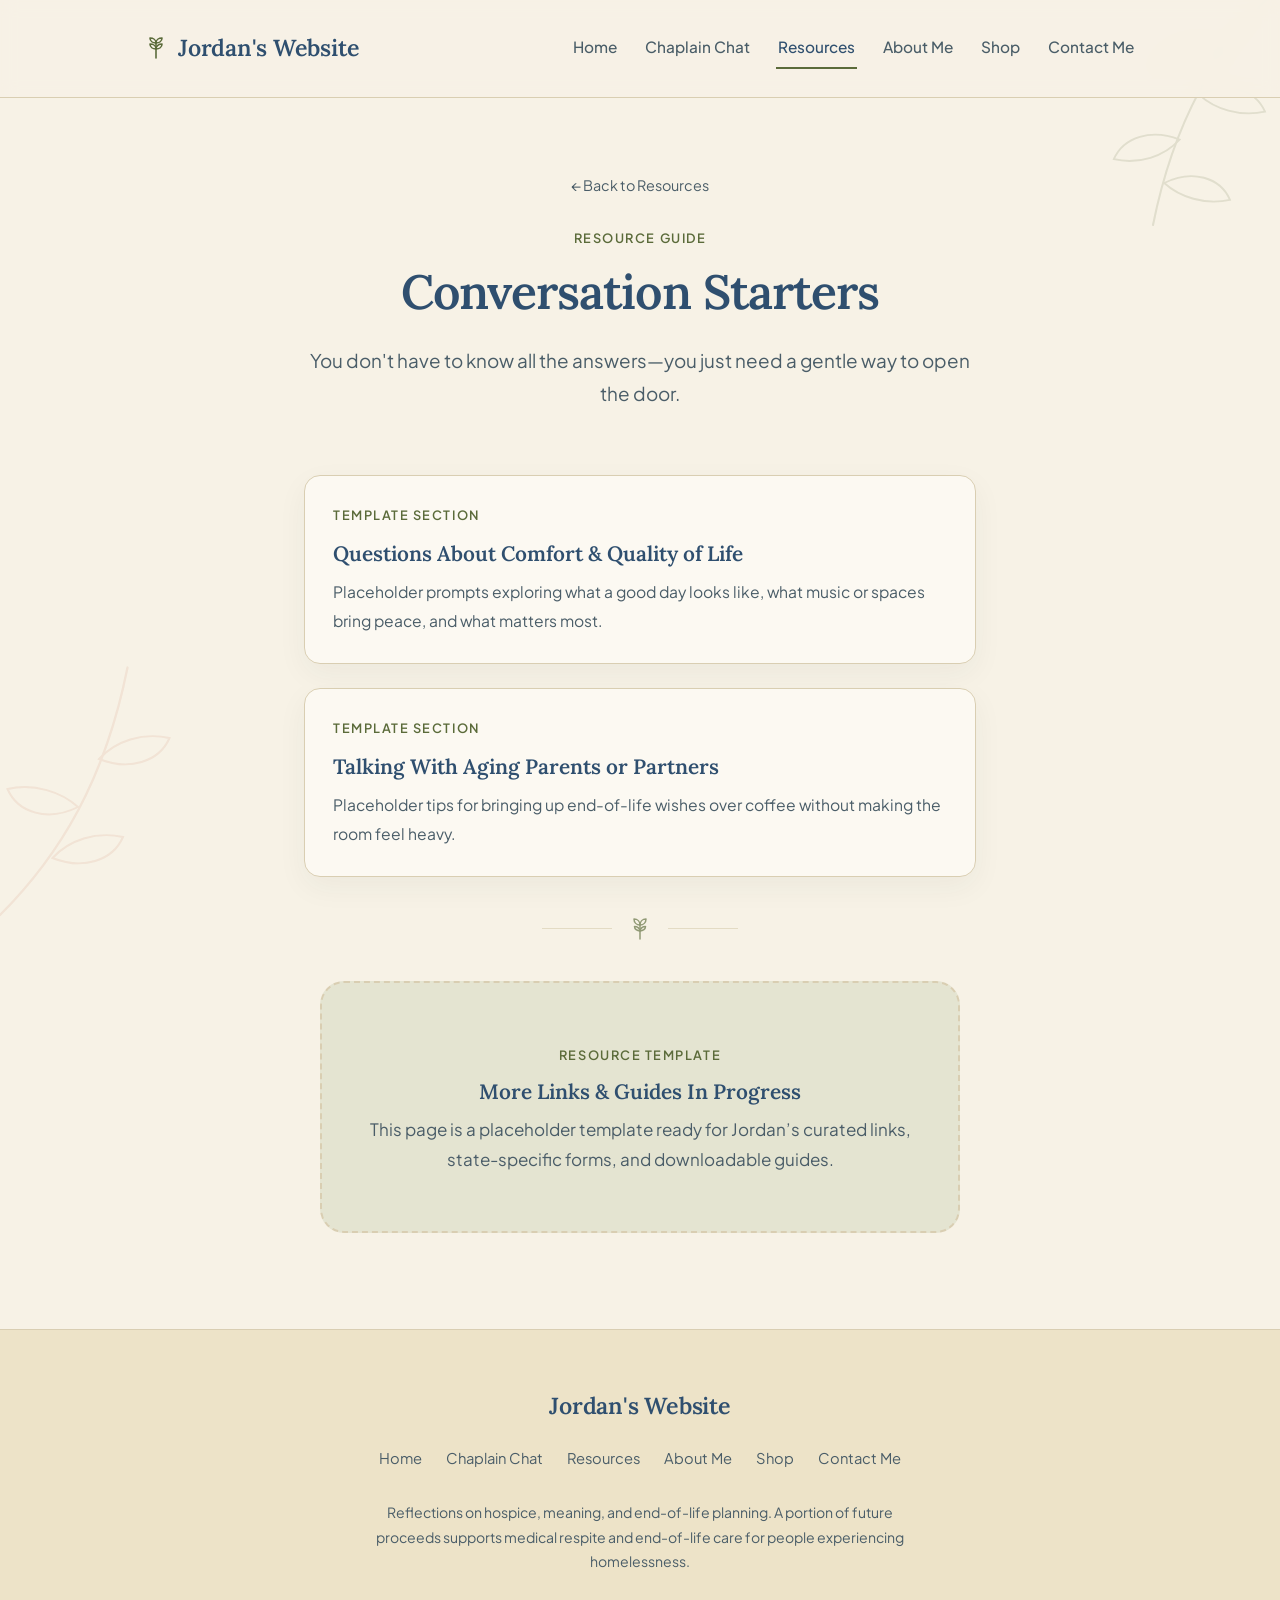
<file: resources/conversation-starters.html>
<!DOCTYPE html>
<html lang="en">
<head>
  <meta charset="UTF-8" />
  <meta name="viewport" content="width=device-width, initial-scale=1.0" />
  <title>Conversation Starters | Jordan's Website</title>
  <link rel="preconnect" href="https://fonts.googleapis.com">
  <link rel="preconnect" href="https://fonts.gstatic.com" crossorigin>
  <link href="https://fonts.googleapis.com/css2?family=Lora:ital,wght@0,400;0,600;1,400&family=Plus+Jakarta+Sans:wght@400;500;600&display=swap" rel="stylesheet">
  <link rel="stylesheet" href="../css/style.css" />
</head>
<body>

  <!-- Subtle Botanical Corner Illustrations -->
  <svg class="botanical-bg-top" viewBox="0 0 200 200" fill="none" xmlns="http://www.w3.org/2000/svg" aria-hidden="true">
    <path d="M180 10C140 50 110 100 95 175" stroke="currentColor" stroke-width="1.5" stroke-linecap="round"/>
    <path d="M145 48C125 40 105 46 98 62C116 66 134 60 145 48Z" stroke="currentColor" stroke-width="1.3"/>
    <path d="M128 82C148 72 168 78 175 94C157 98 139 92 128 82Z" stroke="currentColor" stroke-width="1.3"/>
    <path d="M114 114C94 106 74 112 67 128C85 132 103 126 114 114Z" stroke="currentColor" stroke-width="1.3"/>
    <path d="M103 145C123 135 143 141 150 157C132 161 114 155 103 145Z" stroke="currentColor" stroke-width="1.3"/>
    <circle cx="182" cy="8" r="3" fill="currentColor"/>
  </svg>
  <svg class="botanical-bg-bottom" viewBox="0 0 200 200" fill="none" xmlns="http://www.w3.org/2000/svg" aria-hidden="true">
    <path d="M20 190C60 150 90 100 105 25" stroke="currentColor" stroke-width="1.5" stroke-linecap="round"/>
    <path d="M55 152C75 160 95 154 102 138C84 134 66 140 55 152Z" stroke="currentColor" stroke-width="1.3"/>
    <path d="M72 118C52 128 32 122 25 106C43 102 61 108 72 118Z" stroke="currentColor" stroke-width="1.3"/>
    <path d="M86 86C106 94 126 88 133 72C115 68 97 74 86 86Z" stroke="currentColor" stroke-width="1.3"/>
  </svg>

  <header class="site-header">
    <div class="container nav-wrapper">
      <a href="../index.html" class="site-logo">
        <svg width="24" height="24" viewBox="0 0 24 24" fill="none" stroke="currentColor" stroke-width="1.6" stroke-linecap="round" stroke-linejoin="round" aria-hidden="true">
          <path d="M12 22V7"/>
          <path d="M12 7C12 3.8 9.2 2 6 2C6 5.2 8.8 7 12 7Z"/>
          <path d="M12 7C12 3.8 14.8 2 18 2C18 5.2 15.2 7 12 7Z"/>
          <path d="M12 13C8.8 13 6 11.2 6 8C9.2 8 12 9.8 12 13Z"/>
          <path d="M12 13C15.2 13 18 11.2 18 8C14.8 8 12 9.8 12 13Z"/>
        </svg>
        <span>Jordan's Website</span>
      </a>
      <nav class="site-nav" aria-label="Primary Navigation">
          <a href="../index.html" class="">Home</a>
          <a href="../chaplain-chat.html" class="">Chaplain Chat</a>
          <a href="../resources.html" class="active">Resources</a>
          <a href="../about.html" class="">About Me</a>
          <a href="../shop.html" class="">Shop</a>
          <a href="../contact.html" class="">Contact Me</a>
      </nav>
    </div>
  </header>

  <main>

    <article class="reading-container">
      <header class="article-header">
        <a href="../resources.html" class="breadcrumb">&larr; Back to Resources</a><br/>
        <span class="eyebrow">Resource Guide</span>
        <h1>Conversation Starters</h1>
        <p class="lead">You don't have to know all the answers—you just need a gentle way to open the door.</p>
      </header>

      <div class="article-body">
        
        <div class="card" style="margin-bottom: 24px;">
          <div class="card-body">
            <span class="eyebrow">Template Section</span>
            <h3>Questions About Comfort & Quality of Life</h3>
            <p style="margin-bottom: 0;">Placeholder prompts exploring what a good day looks like, what music or spaces bring peace, and what matters most.</p>
          </div>
        </div>
        

        <div class="card" style="margin-bottom: 24px;">
          <div class="card-body">
            <span class="eyebrow">Template Section</span>
            <h3>Talking With Aging Parents or Partners</h3>
            <p style="margin-bottom: 0;">Placeholder tips for bringing up end-of-life wishes over coffee without making the room feel heavy.</p>
          </div>
        </div>
        
      </div>


  <div class="floral-divider" aria-hidden="true">
    <svg width="24" height="24" viewBox="0 0 24 24" fill="none" stroke="currentColor" stroke-width="1.5" stroke-linecap="round" stroke-linejoin="round">
      <path d="M12 22V8"/>
      <path d="M12 8C12 4.5 9.5 2 6 2C6 5.5 8.5 8 12 8Z"/>
      <path d="M12 8C12 4.5 14.5 2 18 2C18 5.5 15.5 8 12 8Z"/>
      <path d="M12 14C9 14 6.5 12 6.5 9.5C9.5 9.5 12 11.5 12 14Z"/>
      <path d="M12 14C15 14 17.5 12 17.5 9.5C14.5 9.5 12 11.5 12 14Z"/>
    </svg>
  </div>


      <div class="placeholder-card">
        <span class="eyebrow">Resource Template</span>
        <h3>More Links &amp; Guides In Progress</h3>
        <p style="color: var(--color-text-muted); margin-bottom: 0;">
          This page is a placeholder template ready for Jordan’s curated links, state-specific forms, and downloadable guides.
        </p>
      </div>
    </article>

  </main>

  <footer class="site-footer">
    <div class="container">
      <div class="site-logo" style="justify-content: center;">
        <span>Jordan's Website</span>
      </div>
      <div class="footer-links">
        <a href="../index.html">Home</a>
        <a href="../chaplain-chat.html">Chaplain Chat</a>
        <a href="../resources.html">Resources</a>
        <a href="../about.html">About Me</a>
        <a href="../shop.html">Shop</a>
        <a href="../contact.html">Contact Me</a>
      </div>
      <p class="footer-note">
        Reflections on hospice, meaning, and end-of-life planning. A portion of future proceeds supports medical respite and end-of-life care for people experiencing homelessness.
      </p>
    </div>
  </footer>
</body>
</html>
</file>
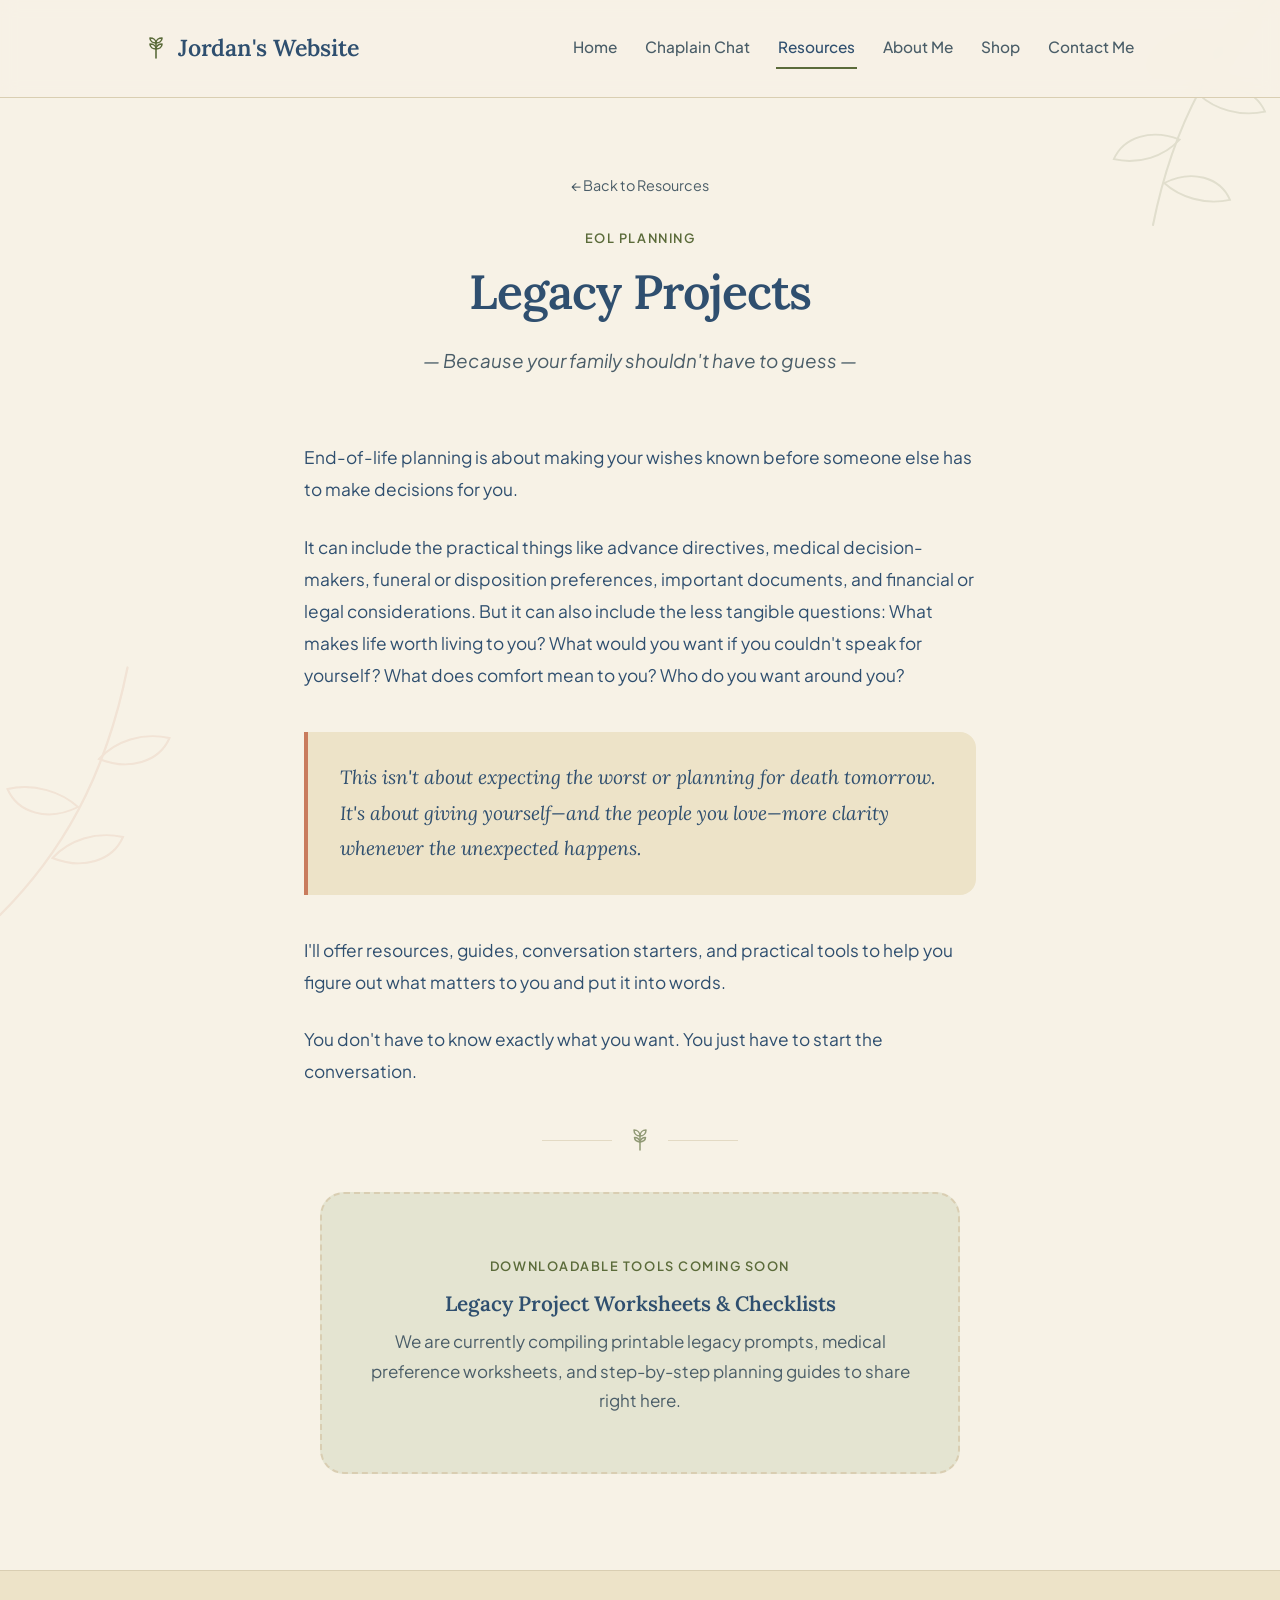
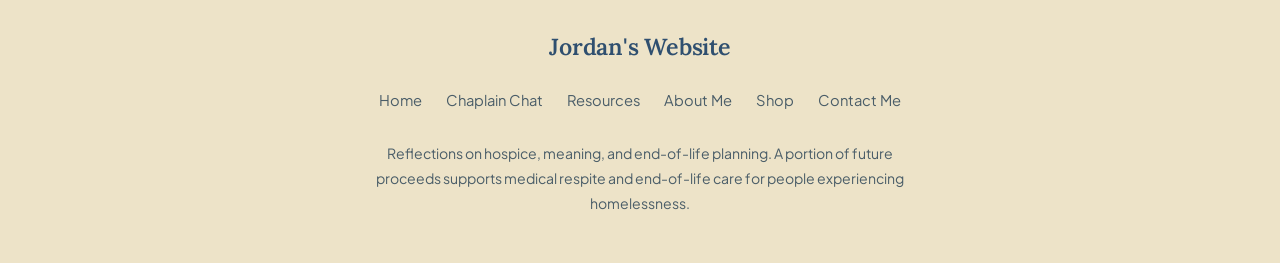
<file: resources/eol-planning-legacy-projects.html>
<!DOCTYPE html>
<html lang="en">
<head>
  <meta charset="UTF-8" />
  <meta name="viewport" content="width=device-width, initial-scale=1.0" />
  <title>Legacy Projects - EOL Planning | Jordan's Website</title>
  <link rel="preconnect" href="https://fonts.googleapis.com">
  <link rel="preconnect" href="https://fonts.gstatic.com" crossorigin>
  <link href="https://fonts.googleapis.com/css2?family=Lora:ital,wght@0,400;0,600;1,400&family=Plus+Jakarta+Sans:wght@400;500;600&display=swap" rel="stylesheet">
  <link rel="stylesheet" href="../css/style.css" />
</head>
<body>

  <!-- Subtle Botanical Corner Illustrations -->
  <svg class="botanical-bg-top" viewBox="0 0 200 200" fill="none" xmlns="http://www.w3.org/2000/svg" aria-hidden="true">
    <path d="M180 10C140 50 110 100 95 175" stroke="currentColor" stroke-width="1.5" stroke-linecap="round"/>
    <path d="M145 48C125 40 105 46 98 62C116 66 134 60 145 48Z" stroke="currentColor" stroke-width="1.3"/>
    <path d="M128 82C148 72 168 78 175 94C157 98 139 92 128 82Z" stroke="currentColor" stroke-width="1.3"/>
    <path d="M114 114C94 106 74 112 67 128C85 132 103 126 114 114Z" stroke="currentColor" stroke-width="1.3"/>
    <path d="M103 145C123 135 143 141 150 157C132 161 114 155 103 145Z" stroke="currentColor" stroke-width="1.3"/>
    <circle cx="182" cy="8" r="3" fill="currentColor"/>
  </svg>
  <svg class="botanical-bg-bottom" viewBox="0 0 200 200" fill="none" xmlns="http://www.w3.org/2000/svg" aria-hidden="true">
    <path d="M20 190C60 150 90 100 105 25" stroke="currentColor" stroke-width="1.5" stroke-linecap="round"/>
    <path d="M55 152C75 160 95 154 102 138C84 134 66 140 55 152Z" stroke="currentColor" stroke-width="1.3"/>
    <path d="M72 118C52 128 32 122 25 106C43 102 61 108 72 118Z" stroke="currentColor" stroke-width="1.3"/>
    <path d="M86 86C106 94 126 88 133 72C115 68 97 74 86 86Z" stroke="currentColor" stroke-width="1.3"/>
  </svg>

  <header class="site-header">
    <div class="container nav-wrapper">
      <a href="../index.html" class="site-logo">
        <svg width="24" height="24" viewBox="0 0 24 24" fill="none" stroke="currentColor" stroke-width="1.6" stroke-linecap="round" stroke-linejoin="round" aria-hidden="true">
          <path d="M12 22V7"/>
          <path d="M12 7C12 3.8 9.2 2 6 2C6 5.2 8.8 7 12 7Z"/>
          <path d="M12 7C12 3.8 14.8 2 18 2C18 5.2 15.2 7 12 7Z"/>
          <path d="M12 13C8.8 13 6 11.2 6 8C9.2 8 12 9.8 12 13Z"/>
          <path d="M12 13C15.2 13 18 11.2 18 8C14.8 8 12 9.8 12 13Z"/>
        </svg>
        <span>Jordan's Website</span>
      </a>
      <nav class="site-nav" aria-label="Primary Navigation">
          <a href="../index.html" class="">Home</a>
          <a href="../chaplain-chat.html" class="">Chaplain Chat</a>
          <a href="../resources.html" class="active">Resources</a>
          <a href="../about.html" class="">About Me</a>
          <a href="../shop.html" class="">Shop</a>
          <a href="../contact.html" class="">Contact Me</a>
      </nav>
    </div>
  </header>

  <main>

    <article class="reading-container">
      <header class="article-header">
        <a href="../resources.html" class="breadcrumb">&larr; Back to Resources</a><br/>
        <span class="eyebrow">EOL Planning</span>
        <h1>Legacy Projects</h1>
        <p class="lead"><em>— Because your family shouldn't have to guess —</em></p>
      </header>

      <div class="article-body">
        <p>End-of-life planning is about making your wishes known before someone else has to make decisions for you.</p>

        <p>It can include the practical things like advance directives, medical decision-makers, funeral or disposition preferences, important documents, and financial or legal considerations. But it can also include the less tangible questions: What makes life worth living to you? What would you want if you couldn't speak for yourself? What does comfort mean to you? Who do you want around you?</p>

        <blockquote class="pull-quote">
          This isn't about expecting the worst or planning for death tomorrow. It's about giving yourself—and the people you love—more clarity whenever the unexpected happens.
        </blockquote>

        <p>I'll offer resources, guides, conversation starters, and practical tools to help you figure out what matters to you and put it into words.</p>

        <p>You don't have to know exactly what you want. You just have to start the conversation.</p>
      </div>


  <div class="floral-divider" aria-hidden="true">
    <svg width="24" height="24" viewBox="0 0 24 24" fill="none" stroke="currentColor" stroke-width="1.5" stroke-linecap="round" stroke-linejoin="round">
      <path d="M12 22V8"/>
      <path d="M12 8C12 4.5 9.5 2 6 2C6 5.5 8.5 8 12 8Z"/>
      <path d="M12 8C12 4.5 14.5 2 18 2C18 5.5 15.5 8 12 8Z"/>
      <path d="M12 14C9 14 6.5 12 6.5 9.5C9.5 9.5 12 11.5 12 14Z"/>
      <path d="M12 14C15 14 17.5 12 17.5 9.5C14.5 9.5 12 11.5 12 14Z"/>
    </svg>
  </div>


      <div class="placeholder-card">
        <span class="eyebrow">Downloadable Tools Coming Soon</span>
        <h3>Legacy Project Worksheets &amp; Checklists</h3>
        <p style="color: var(--color-text-muted); margin-bottom: 0;">
          We are currently compiling printable legacy prompts, medical preference worksheets, and step-by-step planning guides to share right here.
        </p>
      </div>
    </article>

  </main>

  <footer class="site-footer">
    <div class="container">
      <div class="site-logo" style="justify-content: center;">
        <span>Jordan's Website</span>
      </div>
      <div class="footer-links">
        <a href="../index.html">Home</a>
        <a href="../chaplain-chat.html">Chaplain Chat</a>
        <a href="../resources.html">Resources</a>
        <a href="../about.html">About Me</a>
        <a href="../shop.html">Shop</a>
        <a href="../contact.html">Contact Me</a>
      </div>
      <p class="footer-note">
        Reflections on hospice, meaning, and end-of-life planning. A portion of future proceeds supports medical respite and end-of-life care for people experiencing homelessness.
      </p>
    </div>
  </footer>
</body>
</html>
</file>
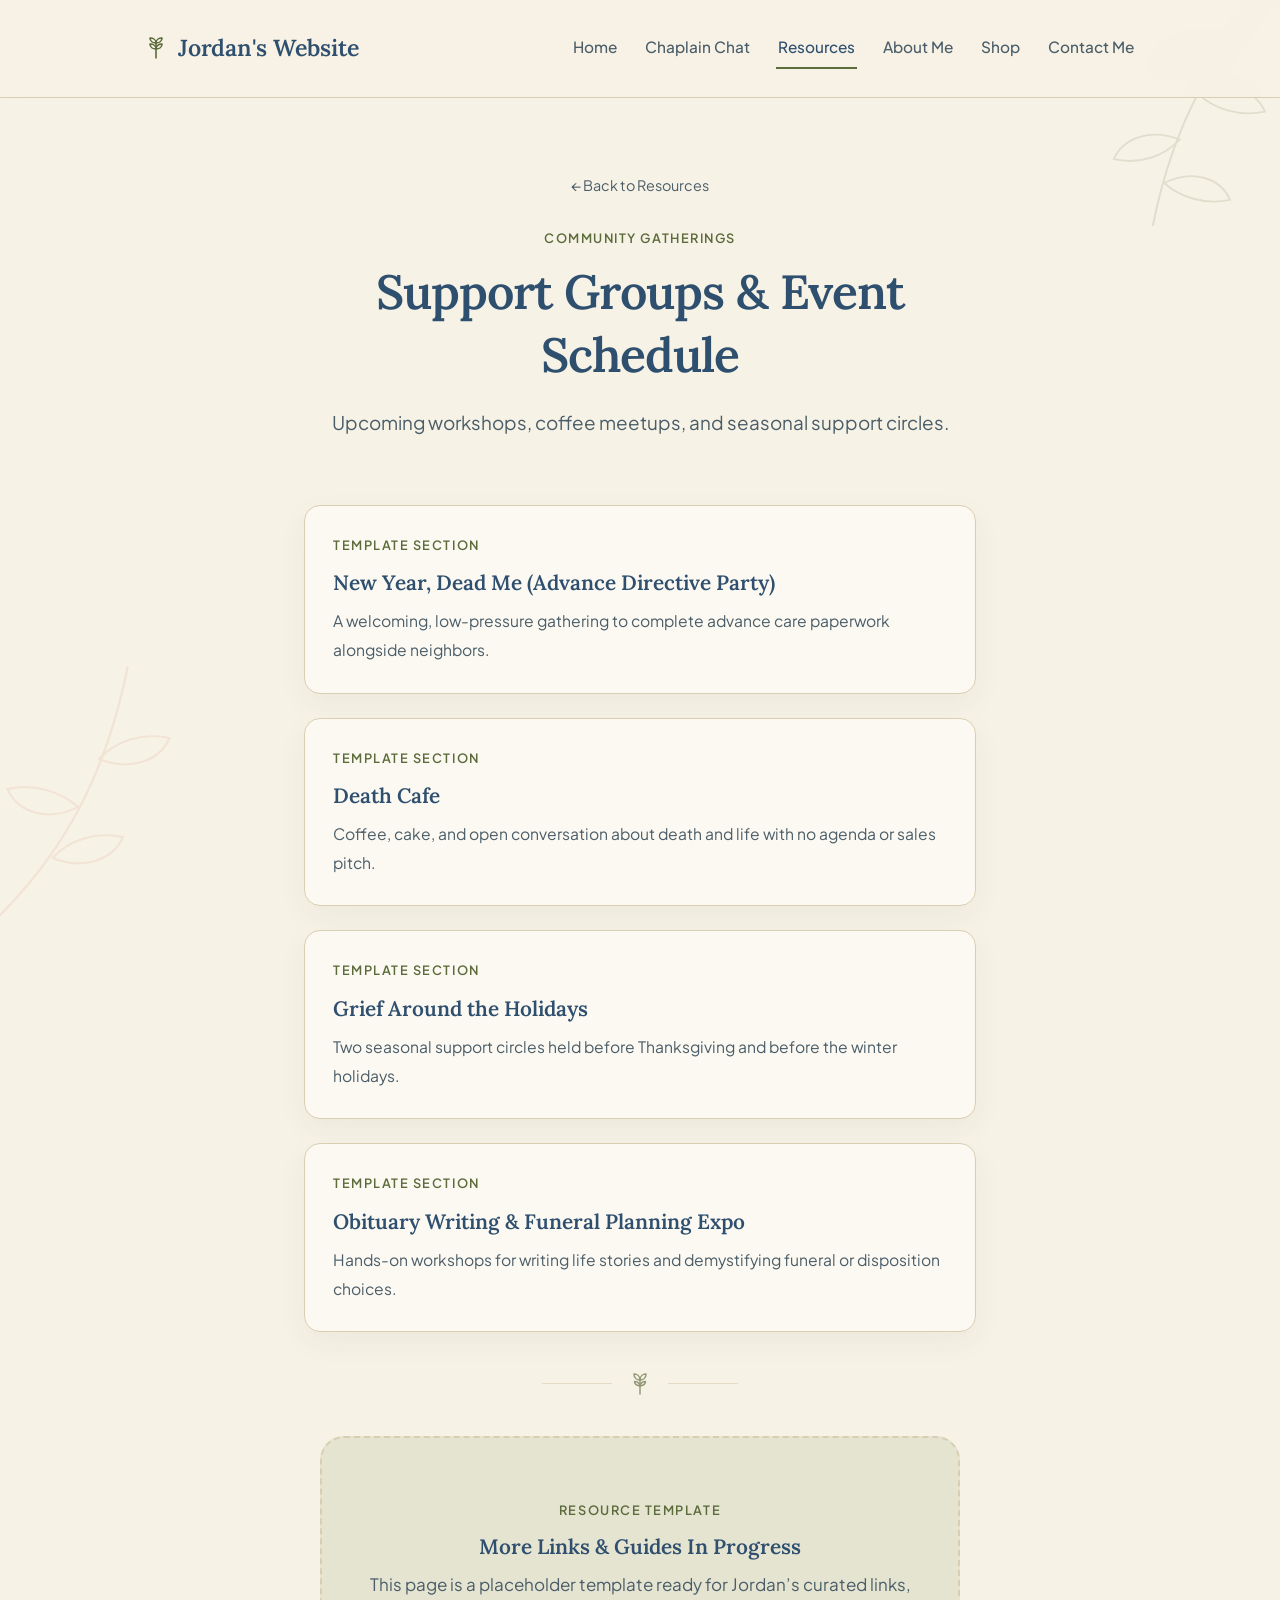
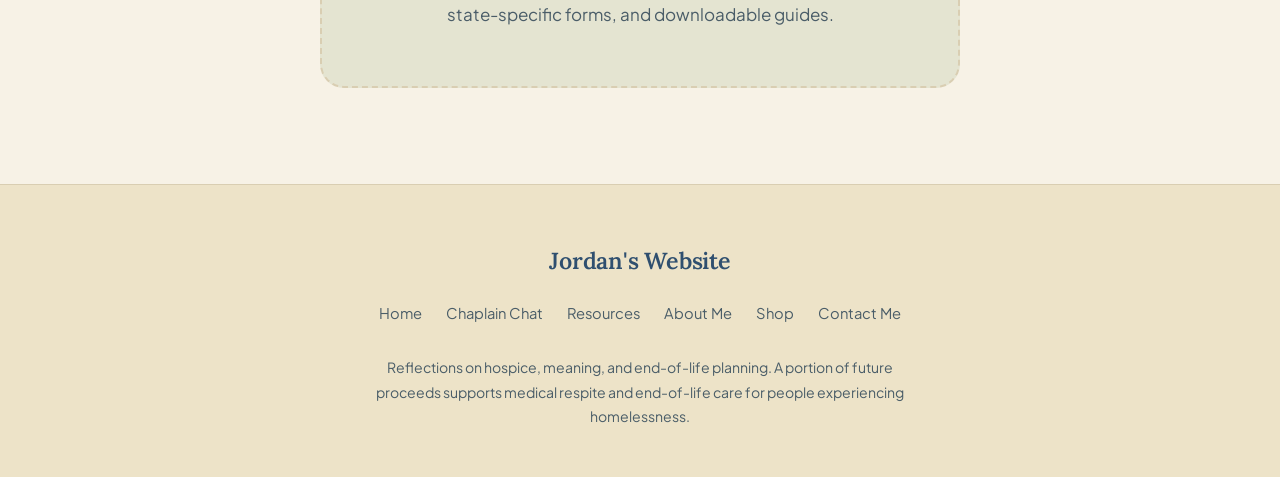
<file: resources/events-and-workshops.html>
<!DOCTYPE html>
<html lang="en">
<head>
  <meta charset="UTF-8" />
  <meta name="viewport" content="width=device-width, initial-scale=1.0" />
  <title>Support Groups & Event Schedule | Jordan's Website</title>
  <link rel="preconnect" href="https://fonts.googleapis.com">
  <link rel="preconnect" href="https://fonts.gstatic.com" crossorigin>
  <link href="https://fonts.googleapis.com/css2?family=Lora:ital,wght@0,400;0,600;1,400&family=Plus+Jakarta+Sans:wght@400;500;600&display=swap" rel="stylesheet">
  <link rel="stylesheet" href="../css/style.css" />
</head>
<body>

  <!-- Subtle Botanical Corner Illustrations -->
  <svg class="botanical-bg-top" viewBox="0 0 200 200" fill="none" xmlns="http://www.w3.org/2000/svg" aria-hidden="true">
    <path d="M180 10C140 50 110 100 95 175" stroke="currentColor" stroke-width="1.5" stroke-linecap="round"/>
    <path d="M145 48C125 40 105 46 98 62C116 66 134 60 145 48Z" stroke="currentColor" stroke-width="1.3"/>
    <path d="M128 82C148 72 168 78 175 94C157 98 139 92 128 82Z" stroke="currentColor" stroke-width="1.3"/>
    <path d="M114 114C94 106 74 112 67 128C85 132 103 126 114 114Z" stroke="currentColor" stroke-width="1.3"/>
    <path d="M103 145C123 135 143 141 150 157C132 161 114 155 103 145Z" stroke="currentColor" stroke-width="1.3"/>
    <circle cx="182" cy="8" r="3" fill="currentColor"/>
  </svg>
  <svg class="botanical-bg-bottom" viewBox="0 0 200 200" fill="none" xmlns="http://www.w3.org/2000/svg" aria-hidden="true">
    <path d="M20 190C60 150 90 100 105 25" stroke="currentColor" stroke-width="1.5" stroke-linecap="round"/>
    <path d="M55 152C75 160 95 154 102 138C84 134 66 140 55 152Z" stroke="currentColor" stroke-width="1.3"/>
    <path d="M72 118C52 128 32 122 25 106C43 102 61 108 72 118Z" stroke="currentColor" stroke-width="1.3"/>
    <path d="M86 86C106 94 126 88 133 72C115 68 97 74 86 86Z" stroke="currentColor" stroke-width="1.3"/>
  </svg>

  <header class="site-header">
    <div class="container nav-wrapper">
      <a href="../index.html" class="site-logo">
        <svg width="24" height="24" viewBox="0 0 24 24" fill="none" stroke="currentColor" stroke-width="1.6" stroke-linecap="round" stroke-linejoin="round" aria-hidden="true">
          <path d="M12 22V7"/>
          <path d="M12 7C12 3.8 9.2 2 6 2C6 5.2 8.8 7 12 7Z"/>
          <path d="M12 7C12 3.8 14.8 2 18 2C18 5.2 15.2 7 12 7Z"/>
          <path d="M12 13C8.8 13 6 11.2 6 8C9.2 8 12 9.8 12 13Z"/>
          <path d="M12 13C15.2 13 18 11.2 18 8C14.8 8 12 9.8 12 13Z"/>
        </svg>
        <span>Jordan's Website</span>
      </a>
      <nav class="site-nav" aria-label="Primary Navigation">
          <a href="../index.html" class="">Home</a>
          <a href="../chaplain-chat.html" class="">Chaplain Chat</a>
          <a href="../resources.html" class="active">Resources</a>
          <a href="../about.html" class="">About Me</a>
          <a href="../shop.html" class="">Shop</a>
          <a href="../contact.html" class="">Contact Me</a>
      </nav>
    </div>
  </header>

  <main>

    <article class="reading-container">
      <header class="article-header">
        <a href="../resources.html" class="breadcrumb">&larr; Back to Resources</a><br/>
        <span class="eyebrow">Community Gatherings</span>
        <h1>Support Groups & Event Schedule</h1>
        <p class="lead">Upcoming workshops, coffee meetups, and seasonal support circles.</p>
      </header>

      <div class="article-body">
        
        <div class="card" style="margin-bottom: 24px;">
          <div class="card-body">
            <span class="eyebrow">Template Section</span>
            <h3>New Year, Dead Me (Advance Directive Party)</h3>
            <p style="margin-bottom: 0;">A welcoming, low-pressure gathering to complete advance care paperwork alongside neighbors.</p>
          </div>
        </div>
        

        <div class="card" style="margin-bottom: 24px;">
          <div class="card-body">
            <span class="eyebrow">Template Section</span>
            <h3>Death Cafe</h3>
            <p style="margin-bottom: 0;">Coffee, cake, and open conversation about death and life with no agenda or sales pitch.</p>
          </div>
        </div>
        

        <div class="card" style="margin-bottom: 24px;">
          <div class="card-body">
            <span class="eyebrow">Template Section</span>
            <h3>Grief Around the Holidays</h3>
            <p style="margin-bottom: 0;">Two seasonal support circles held before Thanksgiving and before the winter holidays.</p>
          </div>
        </div>
        

        <div class="card" style="margin-bottom: 24px;">
          <div class="card-body">
            <span class="eyebrow">Template Section</span>
            <h3>Obituary Writing & Funeral Planning Expo</h3>
            <p style="margin-bottom: 0;">Hands-on workshops for writing life stories and demystifying funeral or disposition choices.</p>
          </div>
        </div>
        
      </div>


  <div class="floral-divider" aria-hidden="true">
    <svg width="24" height="24" viewBox="0 0 24 24" fill="none" stroke="currentColor" stroke-width="1.5" stroke-linecap="round" stroke-linejoin="round">
      <path d="M12 22V8"/>
      <path d="M12 8C12 4.5 9.5 2 6 2C6 5.5 8.5 8 12 8Z"/>
      <path d="M12 8C12 4.5 14.5 2 18 2C18 5.5 15.5 8 12 8Z"/>
      <path d="M12 14C9 14 6.5 12 6.5 9.5C9.5 9.5 12 11.5 12 14Z"/>
      <path d="M12 14C15 14 17.5 12 17.5 9.5C14.5 9.5 12 11.5 12 14Z"/>
    </svg>
  </div>


      <div class="placeholder-card">
        <span class="eyebrow">Resource Template</span>
        <h3>More Links &amp; Guides In Progress</h3>
        <p style="color: var(--color-text-muted); margin-bottom: 0;">
          This page is a placeholder template ready for Jordan’s curated links, state-specific forms, and downloadable guides.
        </p>
      </div>
    </article>

  </main>

  <footer class="site-footer">
    <div class="container">
      <div class="site-logo" style="justify-content: center;">
        <span>Jordan's Website</span>
      </div>
      <div class="footer-links">
        <a href="../index.html">Home</a>
        <a href="../chaplain-chat.html">Chaplain Chat</a>
        <a href="../resources.html">Resources</a>
        <a href="../about.html">About Me</a>
        <a href="../shop.html">Shop</a>
        <a href="../contact.html">Contact Me</a>
      </div>
      <p class="footer-note">
        Reflections on hospice, meaning, and end-of-life planning. A portion of future proceeds supports medical respite and end-of-life care for people experiencing homelessness.
      </p>
    </div>
  </footer>
</body>
</html>
</file>
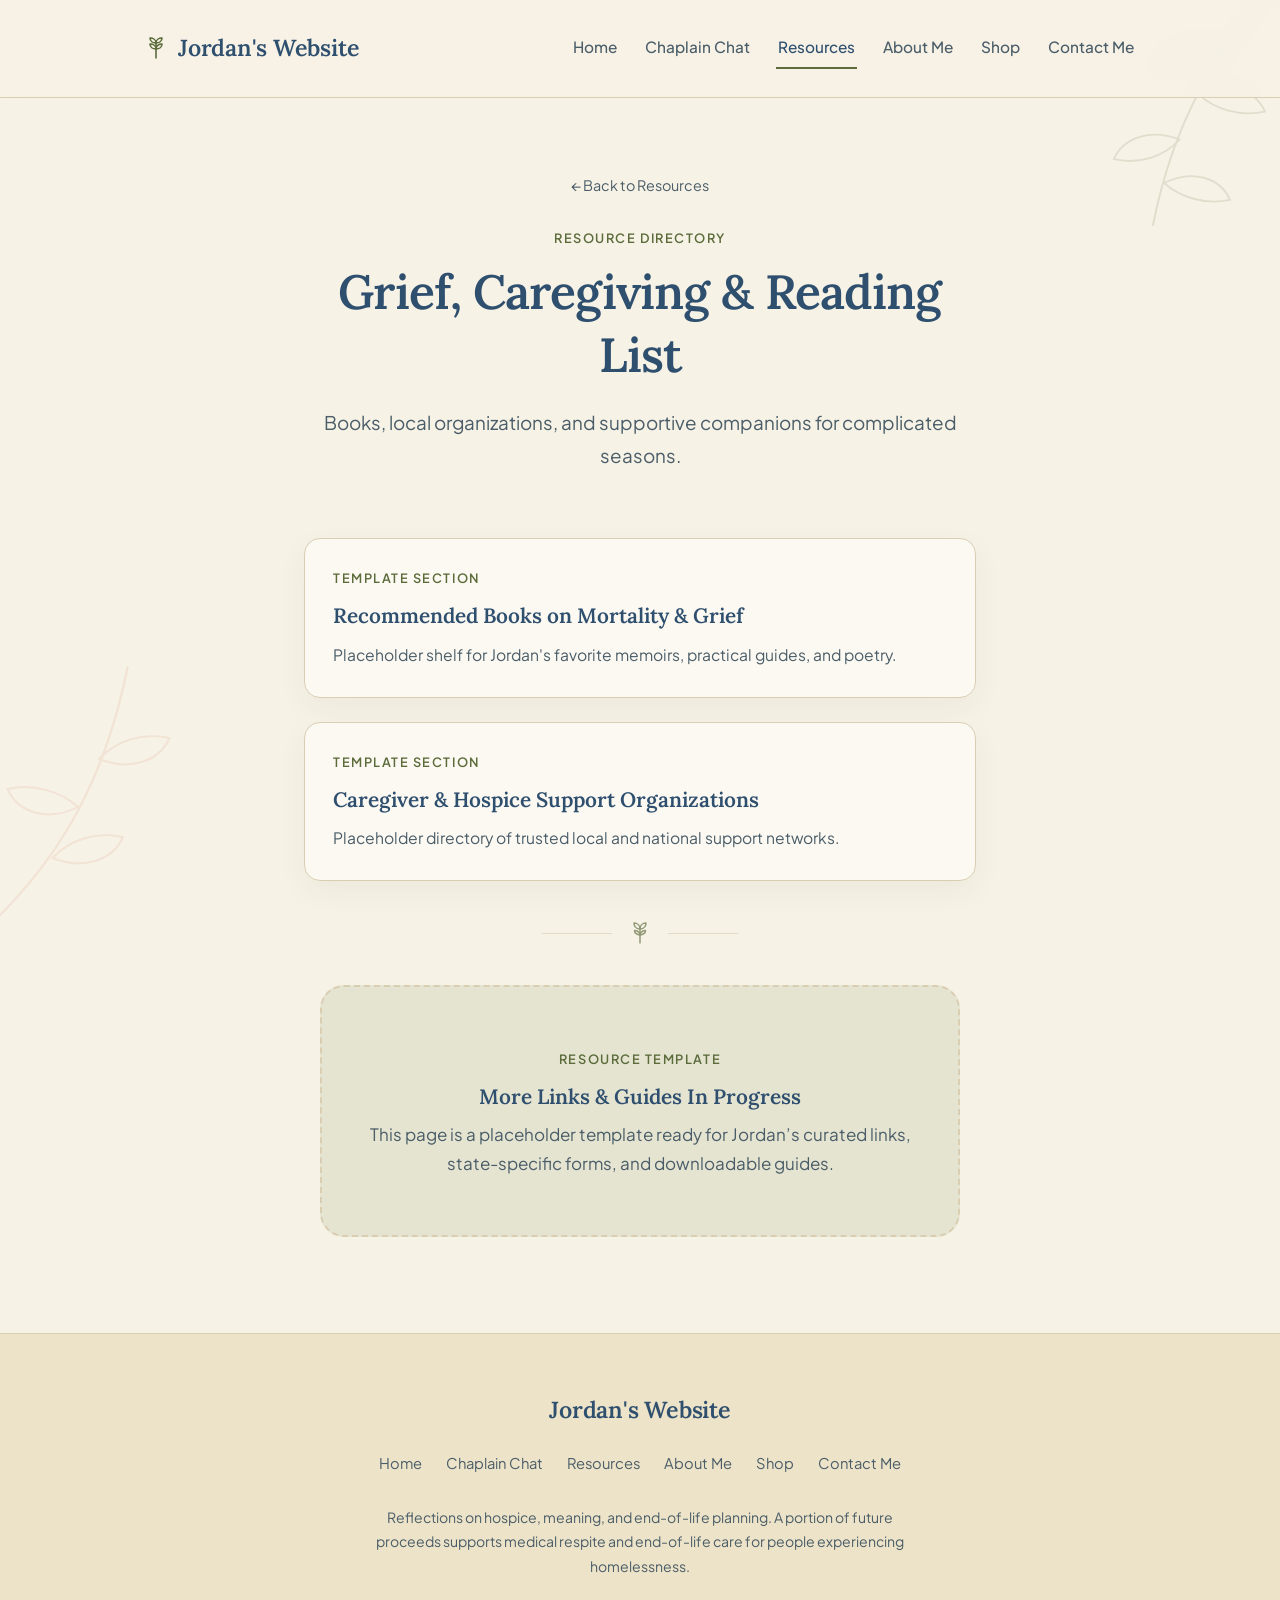
<file: resources/grief-caregiving-directory.html>
<!DOCTYPE html>
<html lang="en">
<head>
  <meta charset="UTF-8" />
  <meta name="viewport" content="width=device-width, initial-scale=1.0" />
  <title>Grief, Caregiving & Reading List | Jordan's Website</title>
  <link rel="preconnect" href="https://fonts.googleapis.com">
  <link rel="preconnect" href="https://fonts.gstatic.com" crossorigin>
  <link href="https://fonts.googleapis.com/css2?family=Lora:ital,wght@0,400;0,600;1,400&family=Plus+Jakarta+Sans:wght@400;500;600&display=swap" rel="stylesheet">
  <link rel="stylesheet" href="../css/style.css" />
</head>
<body>

  <!-- Subtle Botanical Corner Illustrations -->
  <svg class="botanical-bg-top" viewBox="0 0 200 200" fill="none" xmlns="http://www.w3.org/2000/svg" aria-hidden="true">
    <path d="M180 10C140 50 110 100 95 175" stroke="currentColor" stroke-width="1.5" stroke-linecap="round"/>
    <path d="M145 48C125 40 105 46 98 62C116 66 134 60 145 48Z" stroke="currentColor" stroke-width="1.3"/>
    <path d="M128 82C148 72 168 78 175 94C157 98 139 92 128 82Z" stroke="currentColor" stroke-width="1.3"/>
    <path d="M114 114C94 106 74 112 67 128C85 132 103 126 114 114Z" stroke="currentColor" stroke-width="1.3"/>
    <path d="M103 145C123 135 143 141 150 157C132 161 114 155 103 145Z" stroke="currentColor" stroke-width="1.3"/>
    <circle cx="182" cy="8" r="3" fill="currentColor"/>
  </svg>
  <svg class="botanical-bg-bottom" viewBox="0 0 200 200" fill="none" xmlns="http://www.w3.org/2000/svg" aria-hidden="true">
    <path d="M20 190C60 150 90 100 105 25" stroke="currentColor" stroke-width="1.5" stroke-linecap="round"/>
    <path d="M55 152C75 160 95 154 102 138C84 134 66 140 55 152Z" stroke="currentColor" stroke-width="1.3"/>
    <path d="M72 118C52 128 32 122 25 106C43 102 61 108 72 118Z" stroke="currentColor" stroke-width="1.3"/>
    <path d="M86 86C106 94 126 88 133 72C115 68 97 74 86 86Z" stroke="currentColor" stroke-width="1.3"/>
  </svg>

  <header class="site-header">
    <div class="container nav-wrapper">
      <a href="../index.html" class="site-logo">
        <svg width="24" height="24" viewBox="0 0 24 24" fill="none" stroke="currentColor" stroke-width="1.6" stroke-linecap="round" stroke-linejoin="round" aria-hidden="true">
          <path d="M12 22V7"/>
          <path d="M12 7C12 3.8 9.2 2 6 2C6 5.2 8.8 7 12 7Z"/>
          <path d="M12 7C12 3.8 14.8 2 18 2C18 5.2 15.2 7 12 7Z"/>
          <path d="M12 13C8.8 13 6 11.2 6 8C9.2 8 12 9.8 12 13Z"/>
          <path d="M12 13C15.2 13 18 11.2 18 8C14.8 8 12 9.8 12 13Z"/>
        </svg>
        <span>Jordan's Website</span>
      </a>
      <nav class="site-nav" aria-label="Primary Navigation">
          <a href="../index.html" class="">Home</a>
          <a href="../chaplain-chat.html" class="">Chaplain Chat</a>
          <a href="../resources.html" class="active">Resources</a>
          <a href="../about.html" class="">About Me</a>
          <a href="../shop.html" class="">Shop</a>
          <a href="../contact.html" class="">Contact Me</a>
      </nav>
    </div>
  </header>

  <main>

    <article class="reading-container">
      <header class="article-header">
        <a href="../resources.html" class="breadcrumb">&larr; Back to Resources</a><br/>
        <span class="eyebrow">Resource Directory</span>
        <h1>Grief, Caregiving & Reading List</h1>
        <p class="lead">Books, local organizations, and supportive companions for complicated seasons.</p>
      </header>

      <div class="article-body">
        
        <div class="card" style="margin-bottom: 24px;">
          <div class="card-body">
            <span class="eyebrow">Template Section</span>
            <h3>Recommended Books on Mortality & Grief</h3>
            <p style="margin-bottom: 0;">Placeholder shelf for Jordan's favorite memoirs, practical guides, and poetry.</p>
          </div>
        </div>
        

        <div class="card" style="margin-bottom: 24px;">
          <div class="card-body">
            <span class="eyebrow">Template Section</span>
            <h3>Caregiver & Hospice Support Organizations</h3>
            <p style="margin-bottom: 0;">Placeholder directory of trusted local and national support networks.</p>
          </div>
        </div>
        
      </div>


  <div class="floral-divider" aria-hidden="true">
    <svg width="24" height="24" viewBox="0 0 24 24" fill="none" stroke="currentColor" stroke-width="1.5" stroke-linecap="round" stroke-linejoin="round">
      <path d="M12 22V8"/>
      <path d="M12 8C12 4.5 9.5 2 6 2C6 5.5 8.5 8 12 8Z"/>
      <path d="M12 8C12 4.5 14.5 2 18 2C18 5.5 15.5 8 12 8Z"/>
      <path d="M12 14C9 14 6.5 12 6.5 9.5C9.5 9.5 12 11.5 12 14Z"/>
      <path d="M12 14C15 14 17.5 12 17.5 9.5C14.5 9.5 12 11.5 12 14Z"/>
    </svg>
  </div>


      <div class="placeholder-card">
        <span class="eyebrow">Resource Template</span>
        <h3>More Links &amp; Guides In Progress</h3>
        <p style="color: var(--color-text-muted); margin-bottom: 0;">
          This page is a placeholder template ready for Jordan’s curated links, state-specific forms, and downloadable guides.
        </p>
      </div>
    </article>

  </main>

  <footer class="site-footer">
    <div class="container">
      <div class="site-logo" style="justify-content: center;">
        <span>Jordan's Website</span>
      </div>
      <div class="footer-links">
        <a href="../index.html">Home</a>
        <a href="../chaplain-chat.html">Chaplain Chat</a>
        <a href="../resources.html">Resources</a>
        <a href="../about.html">About Me</a>
        <a href="../shop.html">Shop</a>
        <a href="../contact.html">Contact Me</a>
      </div>
      <p class="footer-note">
        Reflections on hospice, meaning, and end-of-life planning. A portion of future proceeds supports medical respite and end-of-life care for people experiencing homelessness.
      </p>
    </div>
  </footer>
</body>
</html>
</file>
<file: css/style.css>
/* ==========================================================================
   Jordan's Website - Comforting Editorial & Botanical Stylesheet
   Custom 5-Color Palette: #5B6B3A, #A3B18A, #EDE3C8, #C97C5D, #2F4F6F
   ========================================================================== */

:root {
  /* Core Palette from Jordan's Swatch */
  --color-olive: #5B6B3A;        /* 80% - Deep Botanical Olive */
  --color-sage: #A3B18A;         /* 20% - Soft Sage */
  --color-cream: #EDE3C8;        /* 80% - Warm Parchment Cream */
  --color-terracotta: #C97C5D;   /* 15% - Muted Terracotta */
  --color-slate: #2F4F6F;        /* 20% - Deep Dusk Slate */

  /* Semantic Theme Mapping */
  --color-bg-primary: #F7F2E6;           /* Softened parchment canvas for effortless reading */
  --color-bg-secondary: #EDE3C8;         /* Signature warm cream panels & footer */
  --color-text-primary: #2F4F6F;         /* Deep dusk slate body & heading ink */
  --color-accent-primary: #5B6B3A;       /* Botanical olive primary buttons & active nav */
  --color-accent-secondary: #C97C5D;     /* Terracotta links & pull-quote borders */

  /* Supporting Derived Tones */
  --color-text-muted: #4A5D68;
  --color-border: #D9CEB2;
  --color-white: #FCF9F2;
  --color-sage-tint: rgba(163, 177, 138, 0.22);

  /* Typography */
  --font-serif: 'Lora', 'Georgia', serif;
  --font-sans: 'Plus Jakarta Sans', -apple-system, BlinkMacSystemFont, 'Segoe UI', Roboto, sans-serif;

  /* Spacing & Layout */
  --max-width: 1040px;
  --reading-width: 720px;
  --radius-sm: 8px;
  --radius-md: 16px;
  --radius-lg: 24px;
  --shadow-soft: 0 10px 30px rgba(47, 54, 50, 0.05);
}

*, *::before, *::after {
  box-sizing: border-box;
}

html {
  scroll-behavior: smooth;
}

body {
  margin: 0;
  padding: 0;
  background-color: var(--color-bg-primary);
  color: var(--color-text-primary);
  font-family: var(--font-sans);
  font-size: 17px;
  line-height: 1.75;
  -webkit-font-smoothing: antialiased;
  position: relative;
  overflow-x: hidden;
}

/* Subtle Botanical Corner Flourishes */
.botanical-bg-top {
  position: fixed;
  top: -20px;
  right: -20px;
  width: 280px;
  height: 280px;
  pointer-events: none;
  opacity: 0.14;
  z-index: 0;
  color: var(--color-accent-primary);
}

.botanical-bg-bottom {
  position: fixed;
  bottom: -30px;
  left: -30px;
  width: 300px;
  height: 300px;
  pointer-events: none;
  opacity: 0.12;
  z-index: 0;
  color: var(--color-accent-secondary);
}

/* Layout Containers */
.container {
  max-width: var(--max-width);
  margin: 0 auto;
  padding: 0 24px;
  position: relative;
  z-index: 1;
}

.reading-container {
  max-width: var(--reading-width);
  margin: 0 auto;
  padding: 0 24px;
  position: relative;
  z-index: 1;
}

/* Header & Navigation */
.site-header {
  padding: 28px 0;
  border-bottom: 1px solid var(--color-border);
  background-color: rgba(247, 242, 230, 0.93);
  backdrop-filter: blur(8px);
  position: sticky;
  top: 0;
  z-index: 100;
}

.nav-wrapper {
  display: flex;
  align-items: center;
  justify-content: space-between;
  flex-wrap: wrap;
  gap: 16px;
}

.site-logo {
  display: inline-flex;
  align-items: center;
  gap: 10px;
  text-decoration: none;
  color: var(--color-text-primary);
  font-family: var(--font-serif);
  font-size: 1.45rem;
  font-weight: 600;
  letter-spacing: -0.01em;
}

.site-logo svg {
  color: var(--color-accent-primary);
  flex-shrink: 0;
}

.site-nav {
  display: flex;
  align-items: center;
  flex-wrap: wrap;
  gap: 8px 24px;
}

.site-nav a {
  text-decoration: none;
  color: var(--color-text-muted);
  font-size: 0.96rem;
  font-weight: 500;
  padding: 6px 2px;
  border-bottom: 2px solid transparent;
  transition: color 0.2s ease, border-color 0.2s ease;
}

.site-nav a:hover,
.site-nav a.active {
  color: var(--color-text-primary);
  border-bottom-color: var(--color-accent-primary);
}

/* Typography */
h1, h2, h3, h4 {
  font-family: var(--font-serif);
  color: var(--color-text-primary);
  line-height: 1.3;
  margin-top: 0;
  font-weight: 600;
}

h1 {
  font-size: clamp(2.1rem, 4vw, 3rem);
  letter-spacing: -0.02em;
  margin-bottom: 20px;
}

h2 {
  font-size: clamp(1.55rem, 3vw, 2.1rem);
  margin-bottom: 16px;
}

h3 {
  font-size: 1.3rem;
  margin-bottom: 10px;
}

p {
  margin-top: 0;
  margin-bottom: 1.35em;
}

.eyebrow {
  display: inline-block;
  font-family: var(--font-sans);
  font-size: 0.8rem;
  font-weight: 600;
  letter-spacing: 0.12em;
  text-transform: uppercase;
  color: var(--color-accent-primary);
  margin-bottom: 12px;
}

.lead {
  font-size: 1.18rem;
  color: var(--color-text-muted);
  line-height: 1.75;
}

/* Buttons & Links */
.btn {
  display: inline-flex;
  align-items: center;
  gap: 8px;
  padding: 13px 26px;
  border-radius: 999px;
  font-family: var(--font-sans);
  font-size: 0.95rem;
  font-weight: 500;
  text-decoration: none;
  transition: all 0.2s ease;
  cursor: pointer;
  border: 1px solid transparent;
}

.btn-primary {
  background-color: var(--color-accent-primary);
  color: var(--color-white);
}

.btn-primary:hover {
  background-color: #49572E;
  transform: translateY(-1px);
}

.btn-outline {
  background-color: transparent;
  color: var(--color-text-primary);
  border-color: var(--color-border);
}

.btn-outline:hover {
  background-color: var(--color-bg-secondary);
  border-color: var(--color-accent-primary);
}

.text-link {
  color: var(--color-accent-secondary);
  text-decoration: none;
  font-weight: 600;
  display: inline-flex;
  align-items: center;
  gap: 6px;
  transition: gap 0.2s ease, color 0.2s ease;
}

.text-link:hover {
  color: var(--color-text-primary);
  gap: 10px;
}

/* Sections & Whitespace */
.section {
  padding: 80px 0;
}

.section-sm {
  padding: 56px 0;
}

.hero {
  padding: 96px 0 80px;
  text-align: center;
}

.hero-inner {
  max-width: 740px;
  margin: 0 auto;
}

.floral-divider {
  display: flex;
  align-items: center;
  justify-content: center;
  gap: 16px;
  margin: 40px auto;
  color: var(--color-accent-primary);
  opacity: 0.65;
}

.floral-divider::before,
.floral-divider::after {
  content: "";
  height: 1px;
  width: 70px;
  background-color: var(--color-border);
}

/* Cards & Grids */
.grid-3 {
  display: grid;
  grid-template-columns: repeat(auto-fit, minmax(290px, 1fr));
  gap: 32px;
}

.grid-2 {
  display: grid;
  grid-template-columns: repeat(auto-fit, minmax(340px, 1fr));
  gap: 32px;
}

.card {
  background-color: var(--color-white);
  border: 1px solid var(--color-border);
  border-radius: var(--radius-md);
  overflow: hidden;
  box-shadow: var(--shadow-soft);
  display: flex;
  flex-direction: column;
  transition: transform 0.25s ease, box-shadow 0.25s ease;
}

.card:hover {
  transform: translateY(-4px);
  box-shadow: 0 16px 36px rgba(47, 54, 50, 0.08);
}

.card-img {
  width: 100%;
  height: 210px;
  object-fit: cover;
  display: block;
  background-color: var(--color-bg-secondary);
}

.card-body {
  padding: 28px;
  flex: 1;
  display: flex;
  flex-direction: column;
}

.card-meta {
  font-size: 0.85rem;
  color: var(--color-accent-primary);
  font-weight: 500;
  margin-bottom: 8px;
}

.card-body p {
  color: var(--color-text-muted);
  font-size: 0.98rem;
  flex: 1;
}

/* Highlight Banner / Warm Box */
.soft-panel {
  background-color: var(--color-bg-secondary);
  border-radius: var(--radius-lg);
  padding: 48px;
  border: 1px solid var(--color-border);
}

/* Single Article / Blog Post Styling */
.article-header {
  padding: 72px 0 40px;
  text-align: center;
}

.article-hero-img {
  width: 100%;
  max-height: 460px;
  object-fit: cover;
  border-radius: var(--radius-lg);
  margin-bottom: 48px;
  box-shadow: var(--shadow-soft);
  border: 1px solid var(--color-border);
}

.article-body {
  font-size: 1.08rem;
  line-height: 1.85;
}

.article-body p {
  margin-bottom: 1.5em;
}

.pull-quote {
  margin: 40px 0;
  padding: 28px 32px;
  background-color: var(--color-bg-secondary);
  border-left: 4px solid var(--color-accent-secondary);
  border-radius: 0 var(--radius-md) var(--radius-md) 0;
  font-family: var(--font-serif);
  font-style: italic;
  font-size: 1.2rem;
  color: var(--color-text-primary);
}

/* Schedule & Resource Lists */
.schedule-list {
  list-style: none;
  padding: 0;
  margin: 0;
}

.schedule-item {
  padding: 20px 0;
  border-bottom: 1px solid var(--color-border);
  display: flex;
  flex-direction: column;
  gap: 4px;
}

.schedule-item:last-child {
  border-bottom: none;
}

.schedule-title {
  font-family: var(--font-serif);
  font-size: 1.15rem;
  font-weight: 600;
  color: var(--color-text-primary);
}

.schedule-desc {
  color: var(--color-text-muted);
  font-size: 0.96rem;
}

/* Placeholder Notice Box */
.placeholder-card {
  border: 2px dashed var(--color-border);
  background-color: var(--color-sage-tint);
  border-radius: var(--radius-lg);
  padding: 56px 32px;
  text-align: center;
  max-width: 640px;
  margin: 0 auto;
}

/* Breadcrumb */
.breadcrumb {
  display: inline-flex;
  align-items: center;
  gap: 8px;
  font-size: 0.9rem;
  color: var(--color-text-muted);
  text-decoration: none;
  margin-bottom: 24px;
}

.breadcrumb:hover {
  color: var(--color-accent-primary);
}

/* Footer */
.site-footer {
  margin-top: 96px;
  padding: 56px 0 48px;
  border-top: 1px solid var(--color-border);
  background-color: var(--color-bg-secondary);
  text-align: center;
}

.footer-links {
  display: flex;
  justify-content: center;
  flex-wrap: wrap;
  gap: 24px;
  margin: 20px 0 28px;
}

.footer-links a {
  color: var(--color-text-muted);
  text-decoration: none;
  font-size: 0.92rem;
}

.footer-links a:hover {
  color: var(--color-text-primary);
}

.footer-note {
  font-size: 0.88rem;
  color: var(--color-text-muted);
  max-width: 540px;
  margin: 0 auto;
}

@media (max-width: 640px) {
  .soft-panel {
    padding: 32px 22px;
  }
  .hero {
    padding: 64px 0 48px;
  }
  .section {
    padding: 56px 0;
  }
}
</file>
